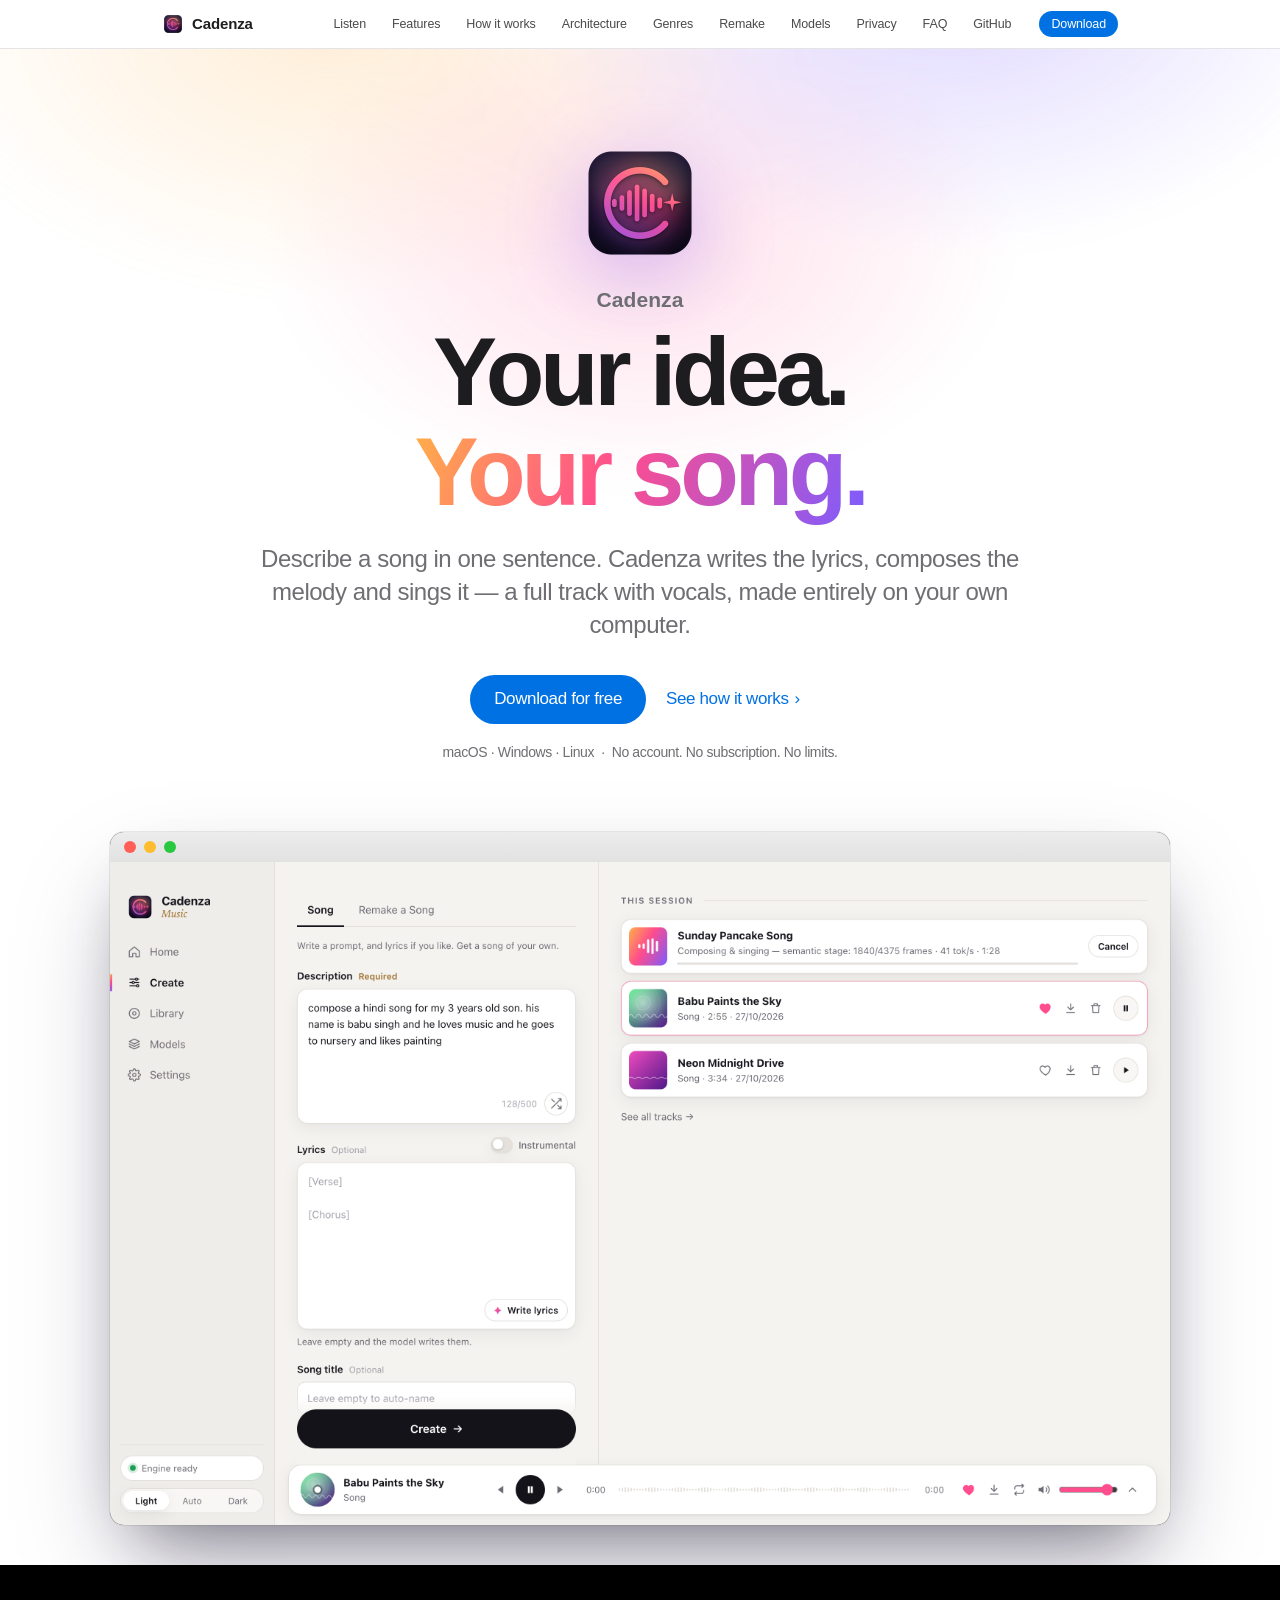
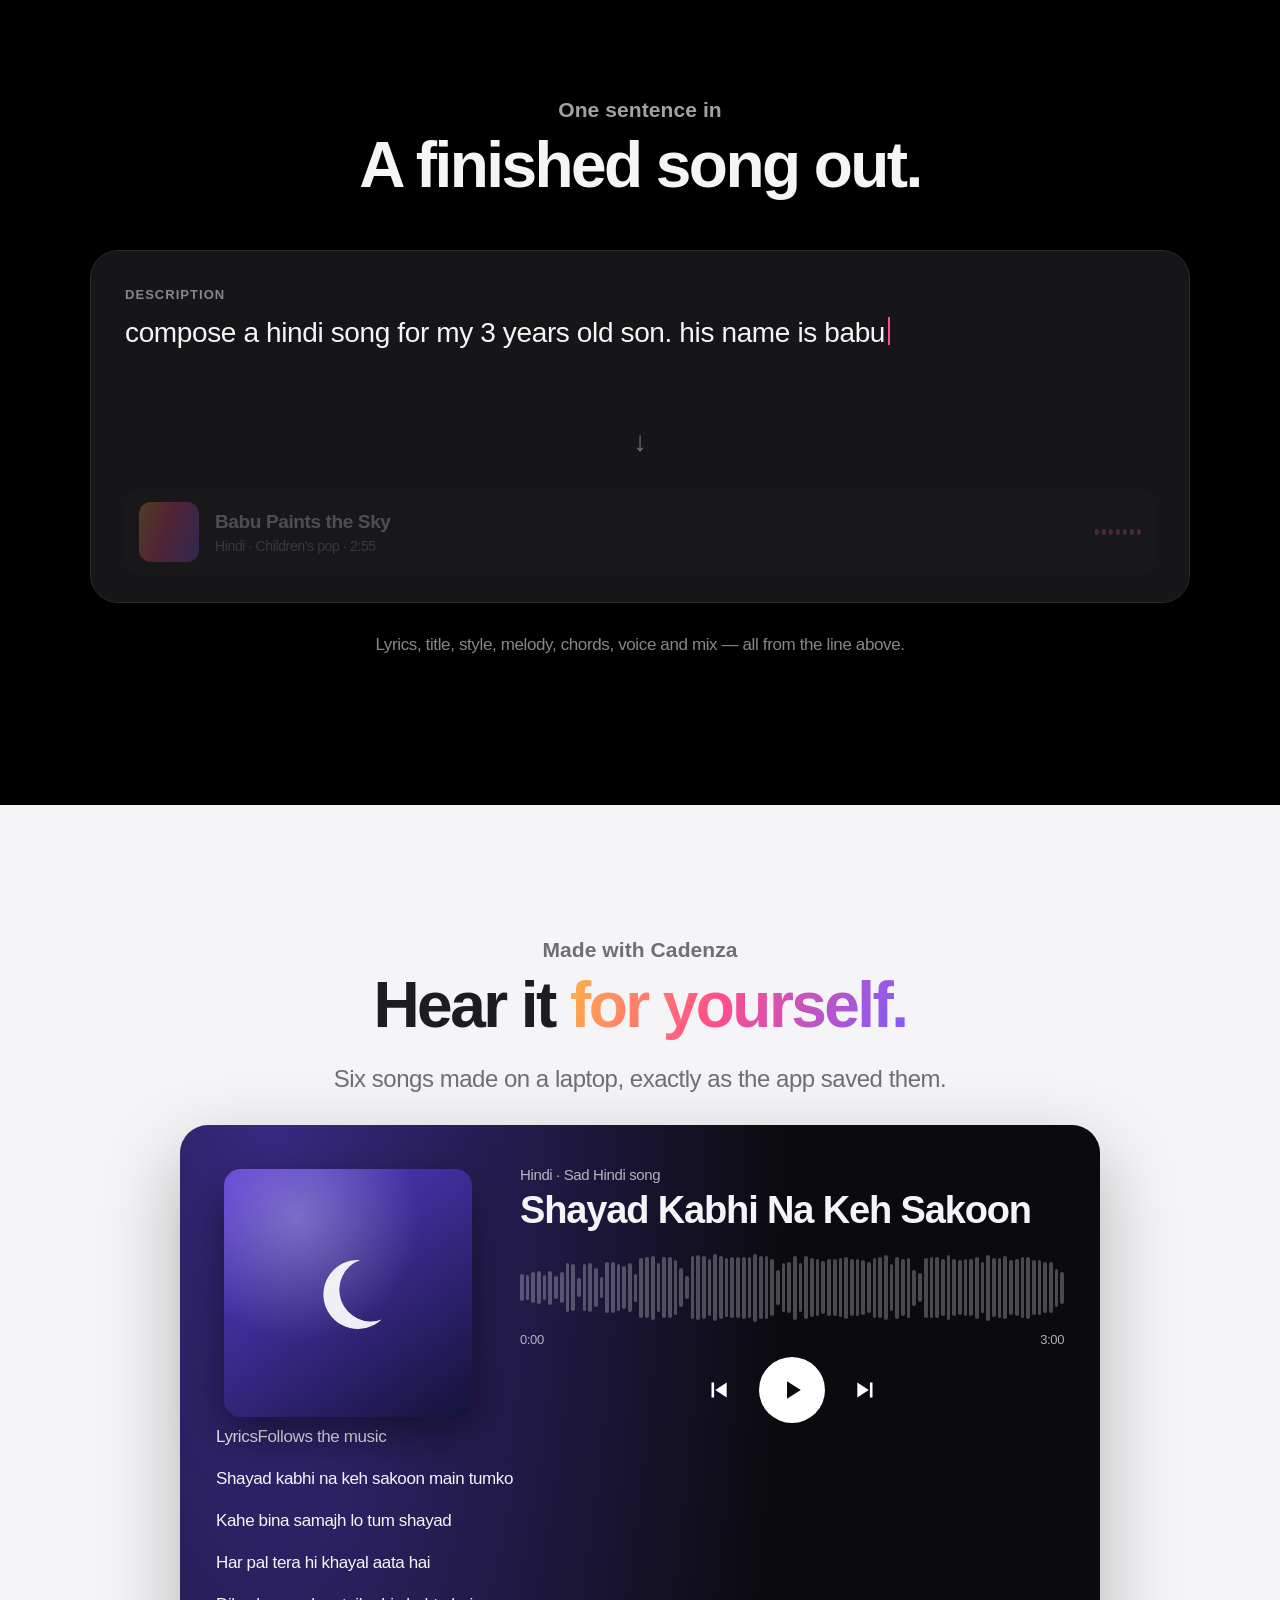
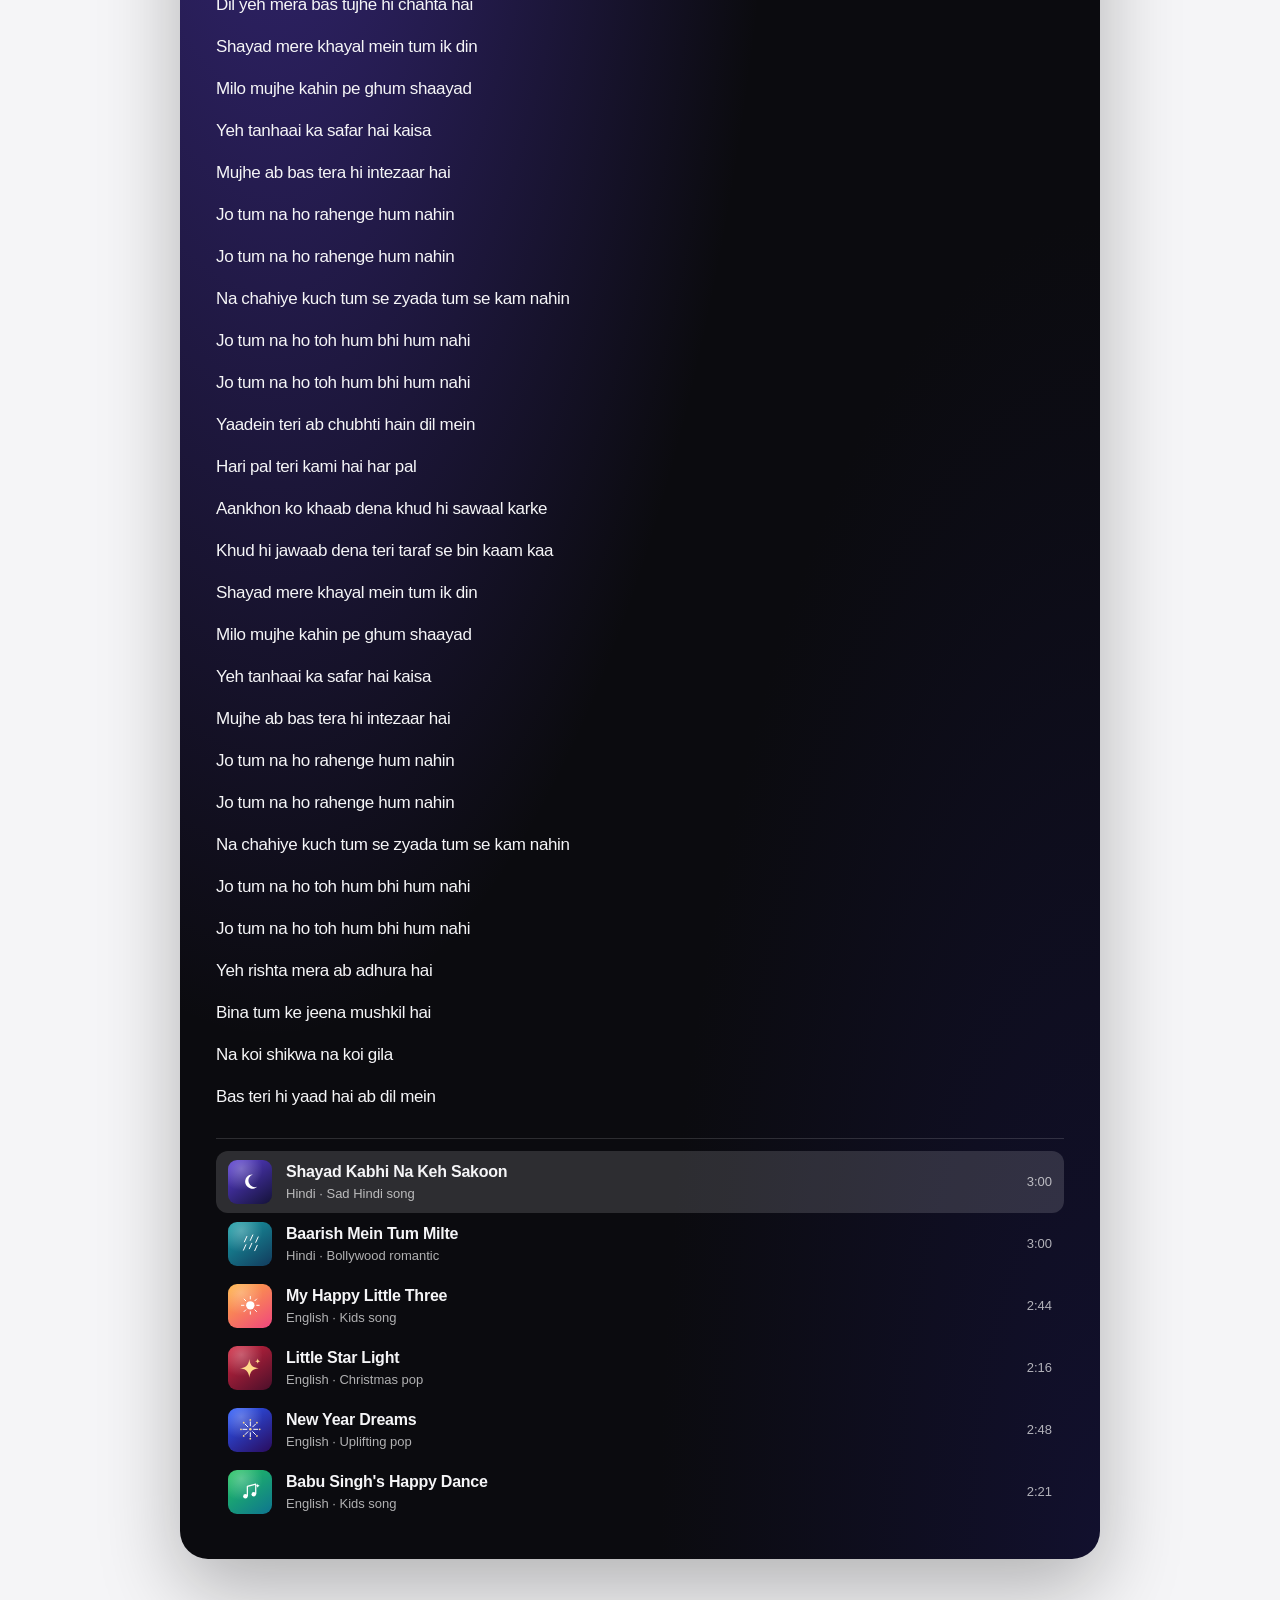
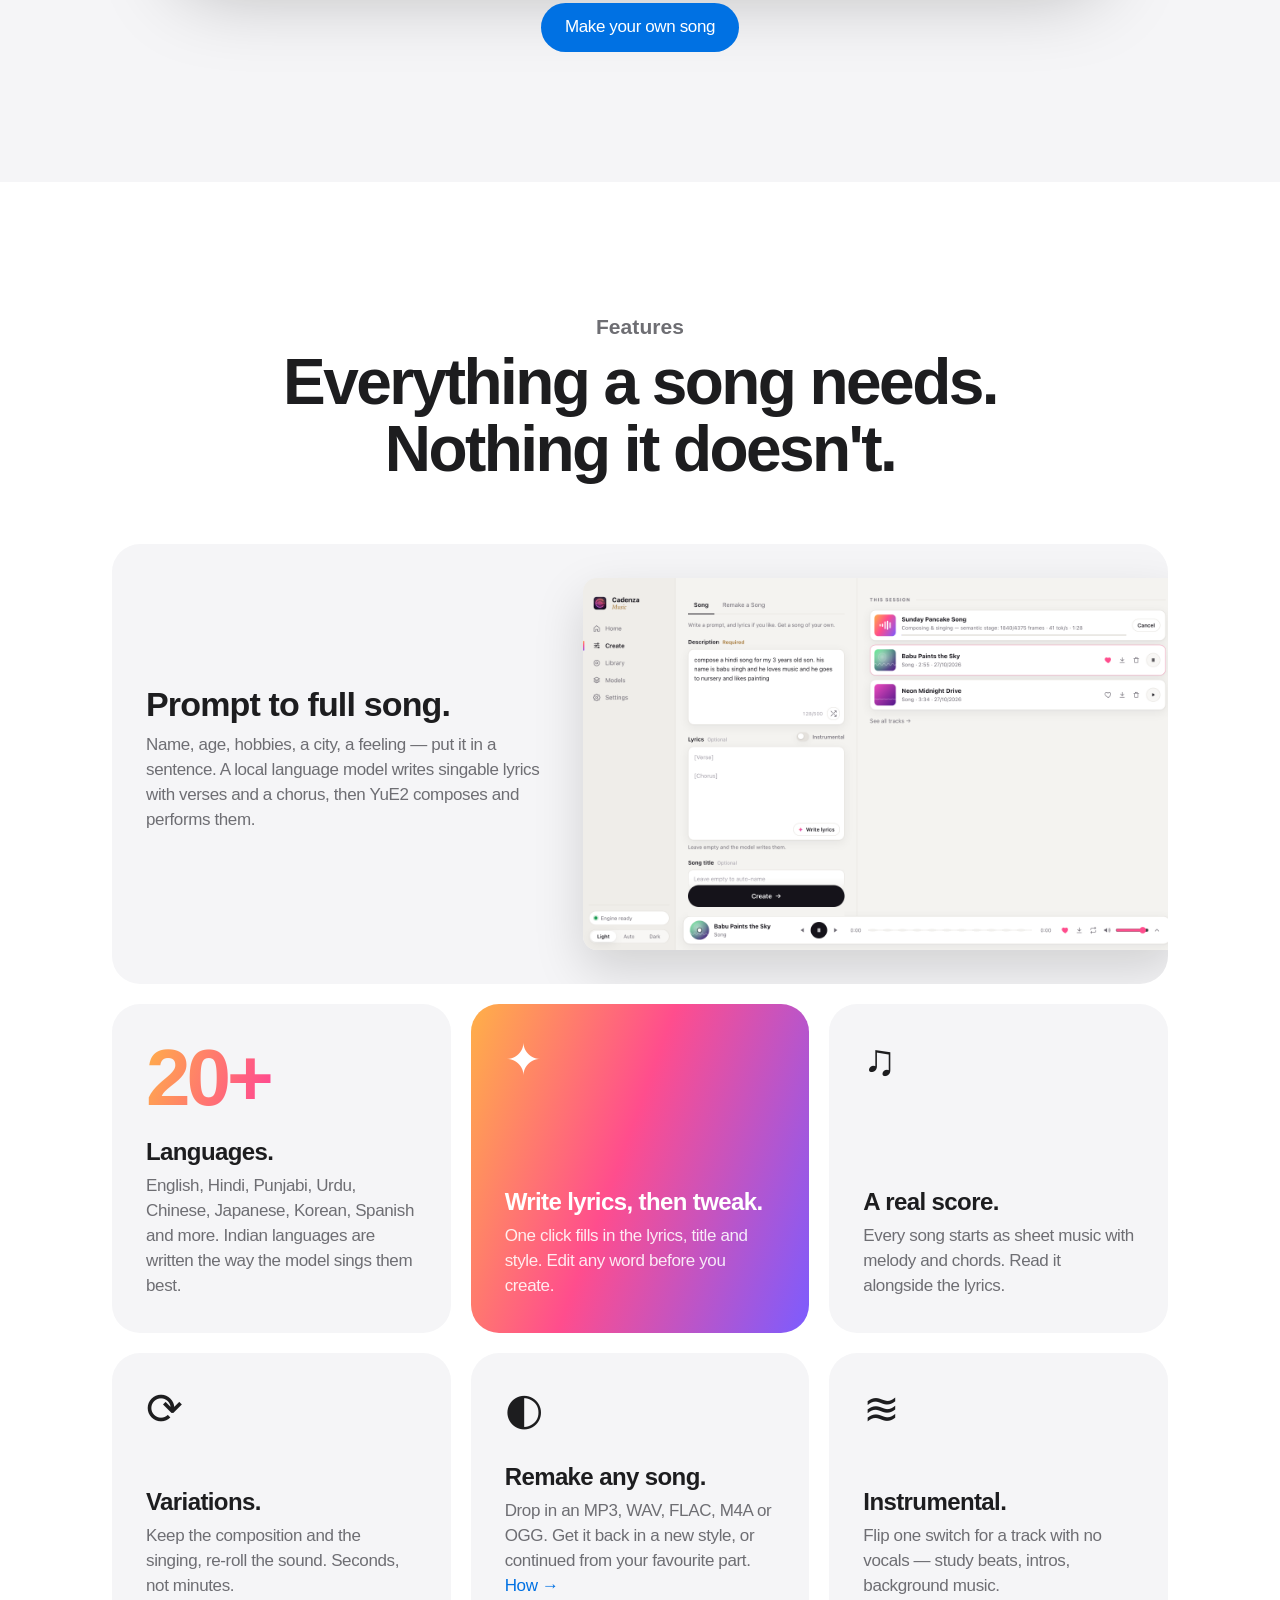
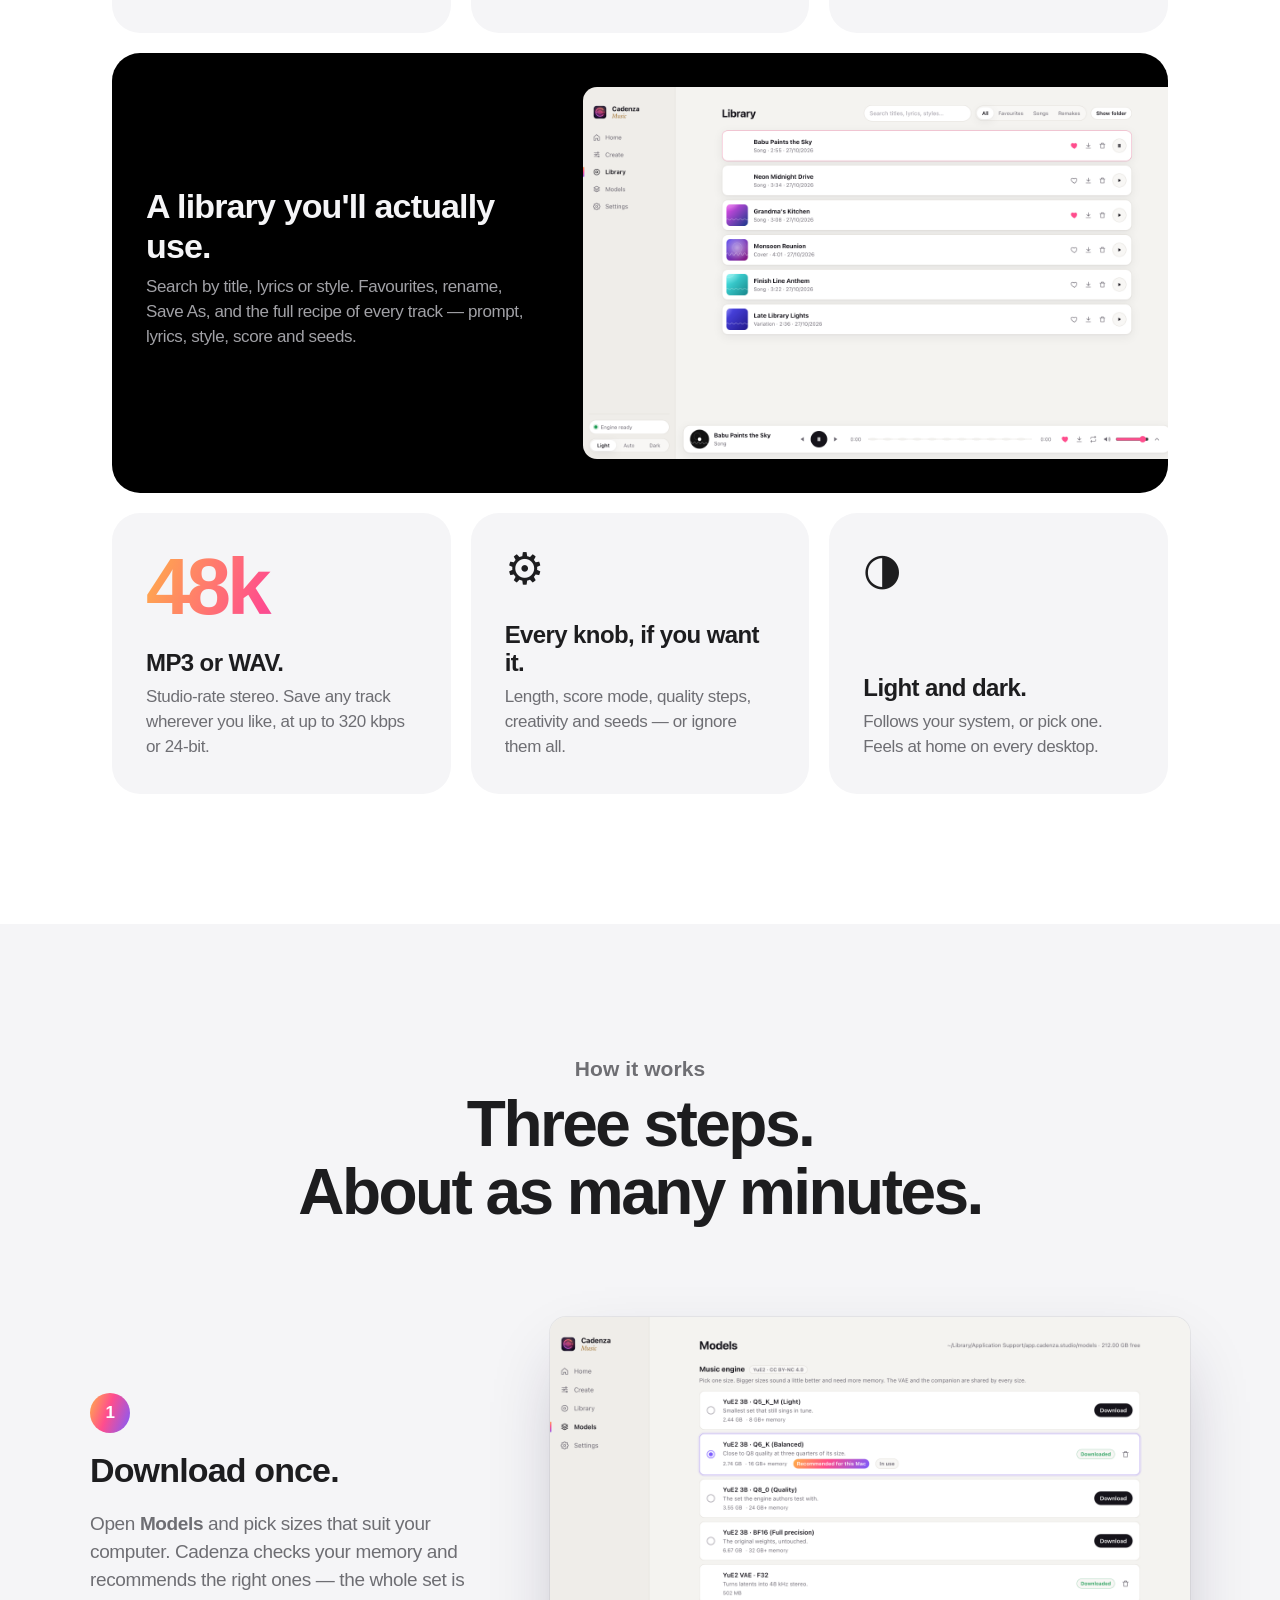
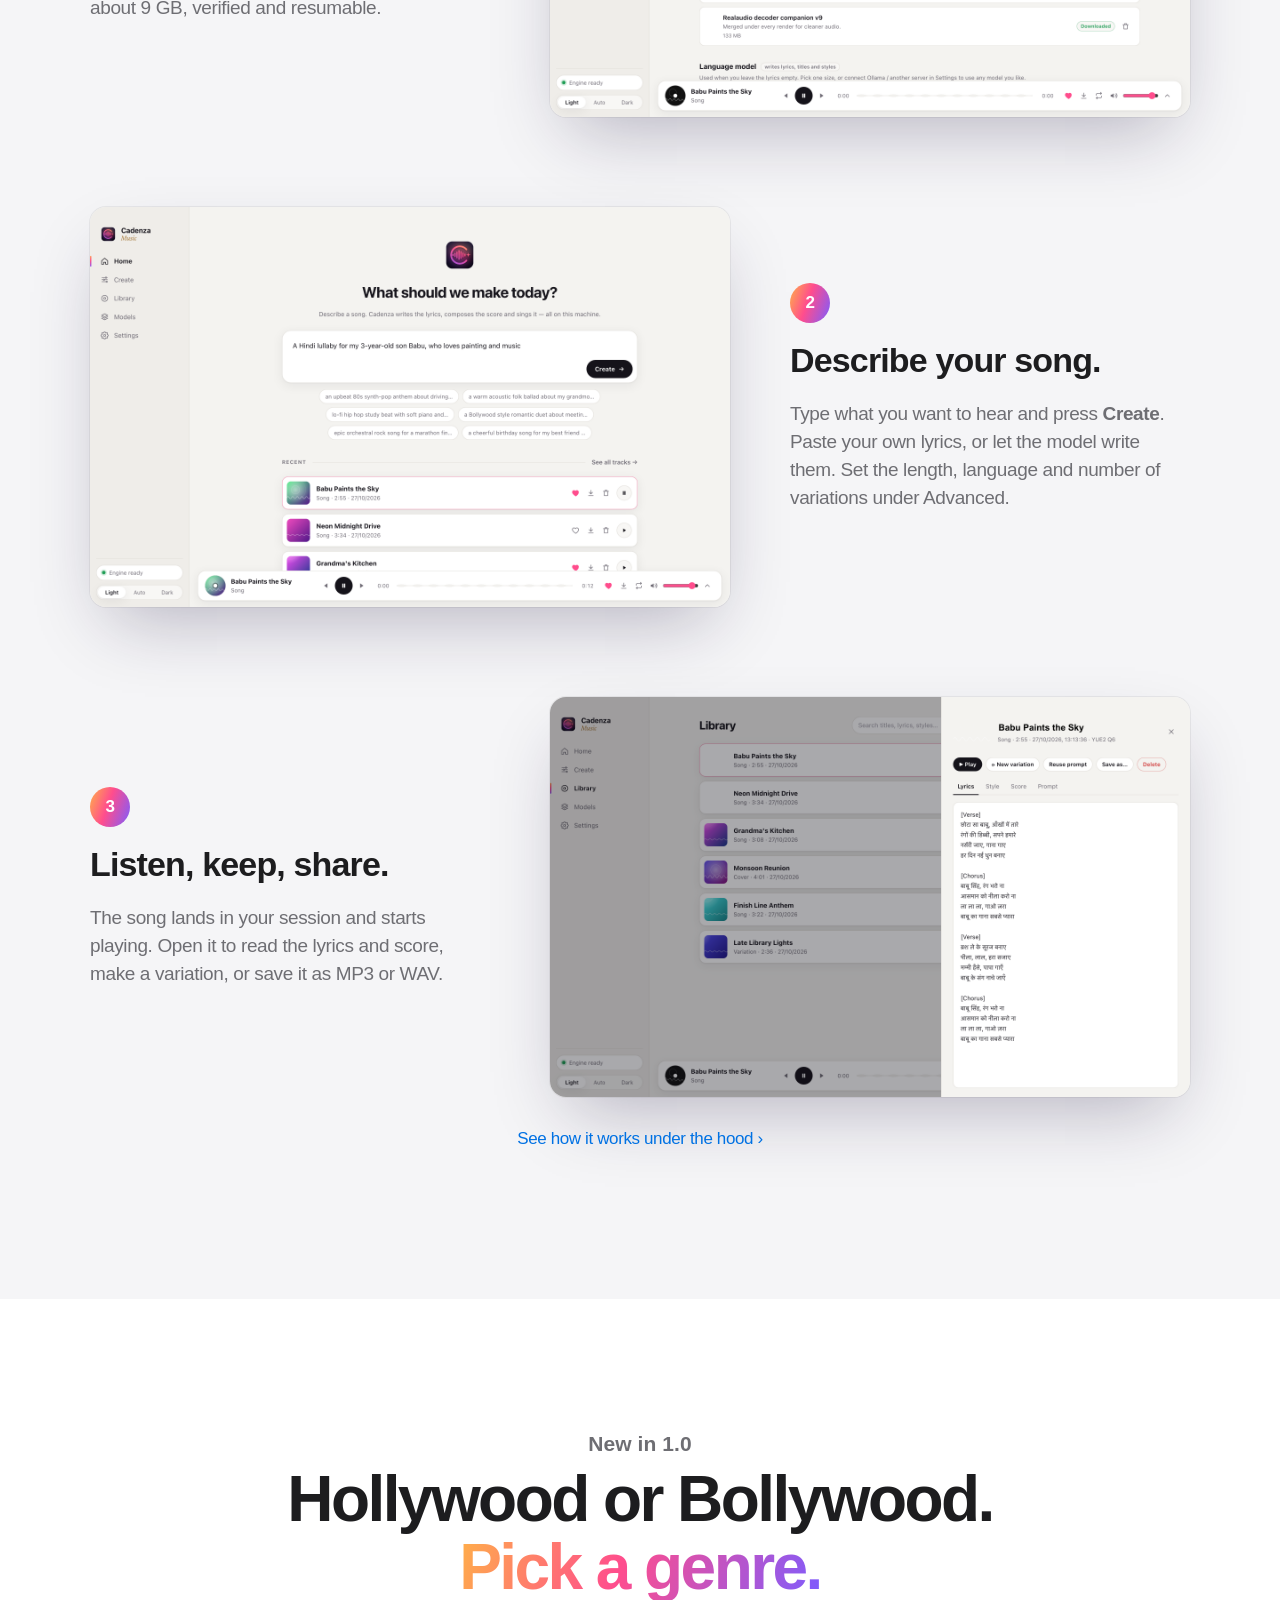
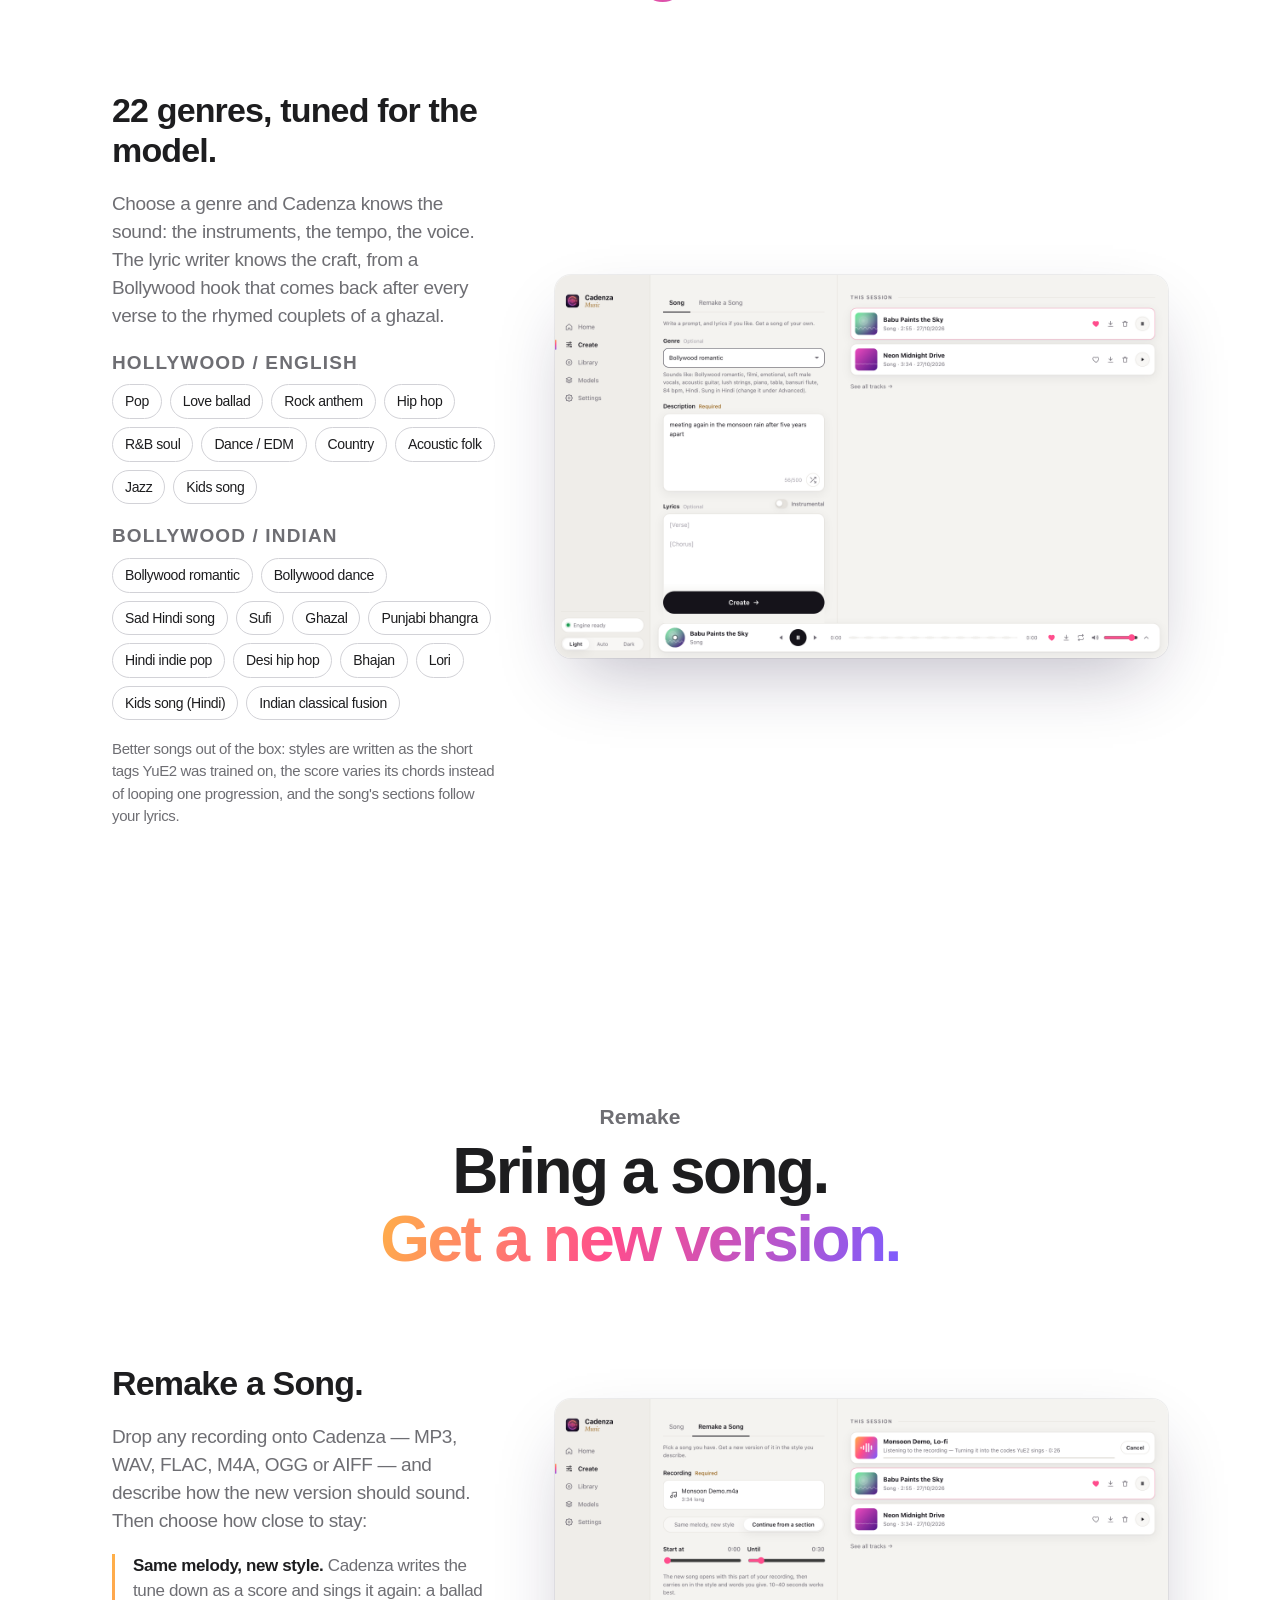
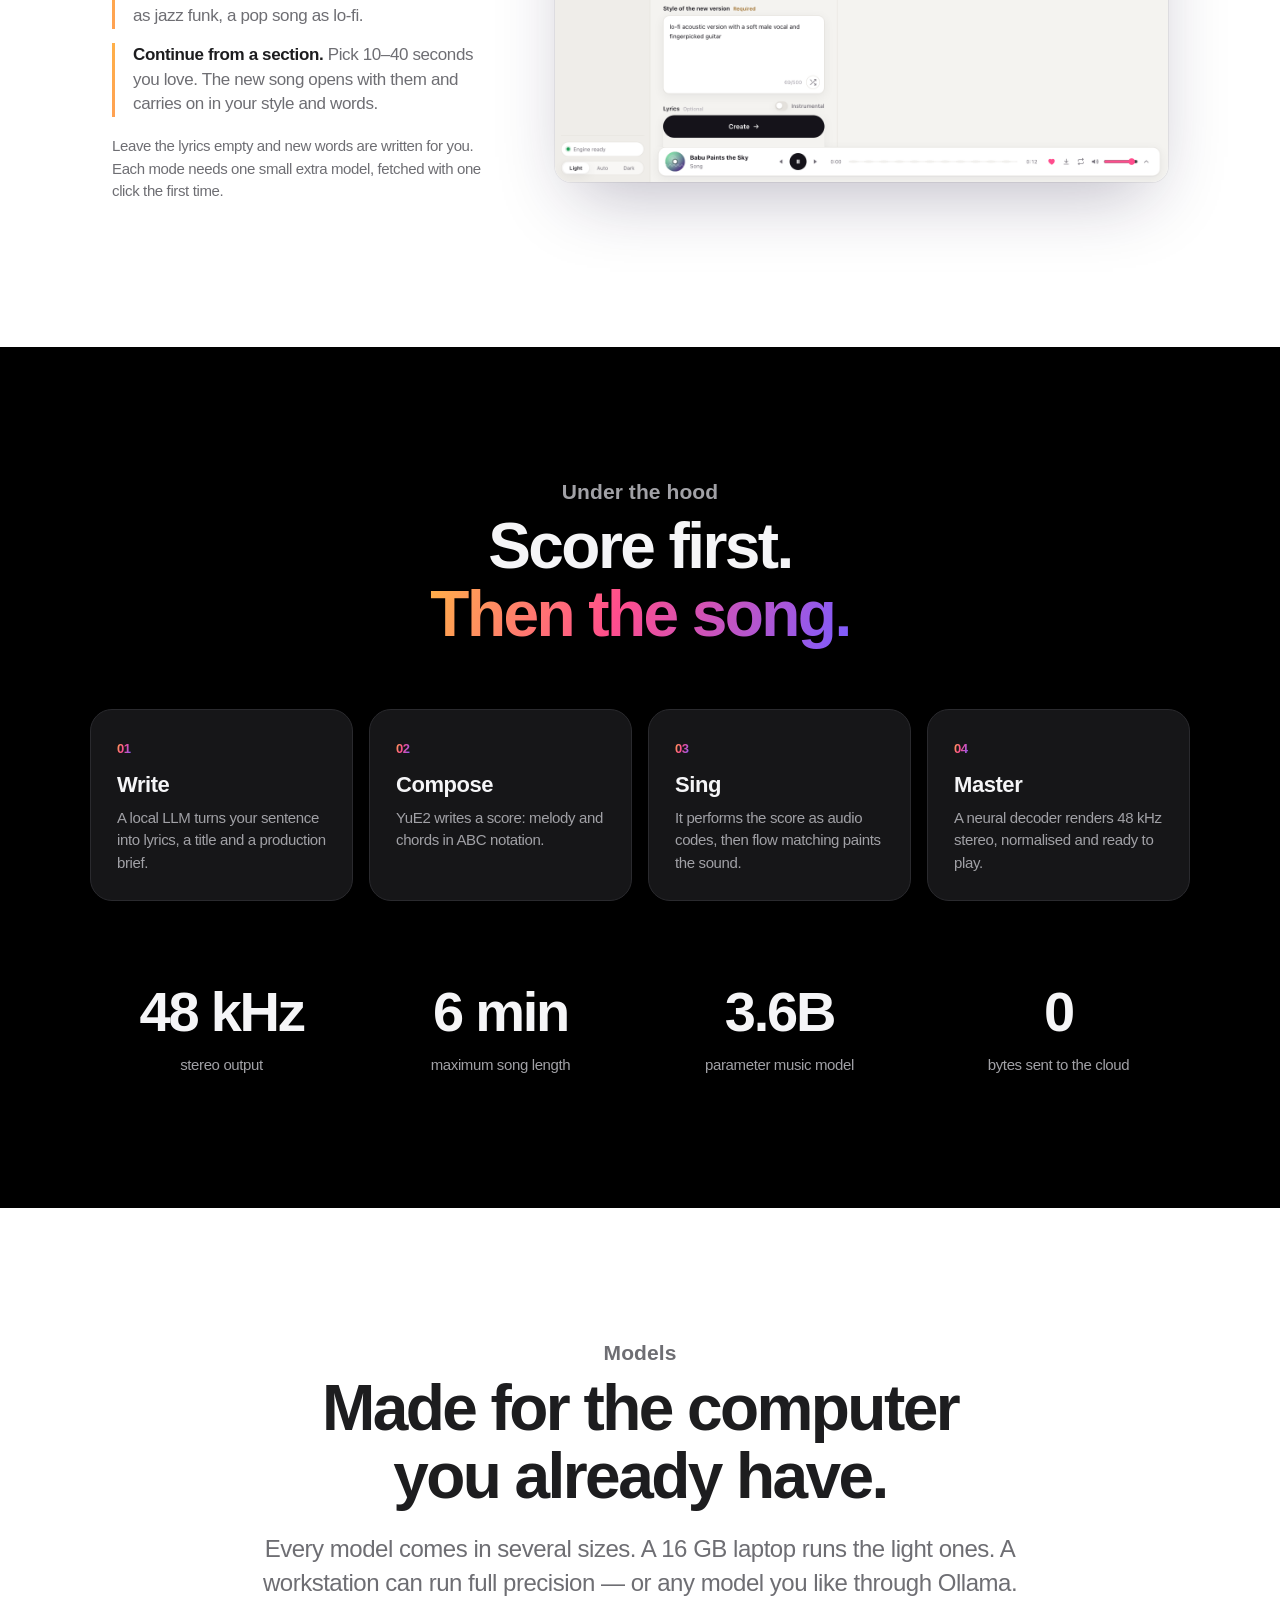
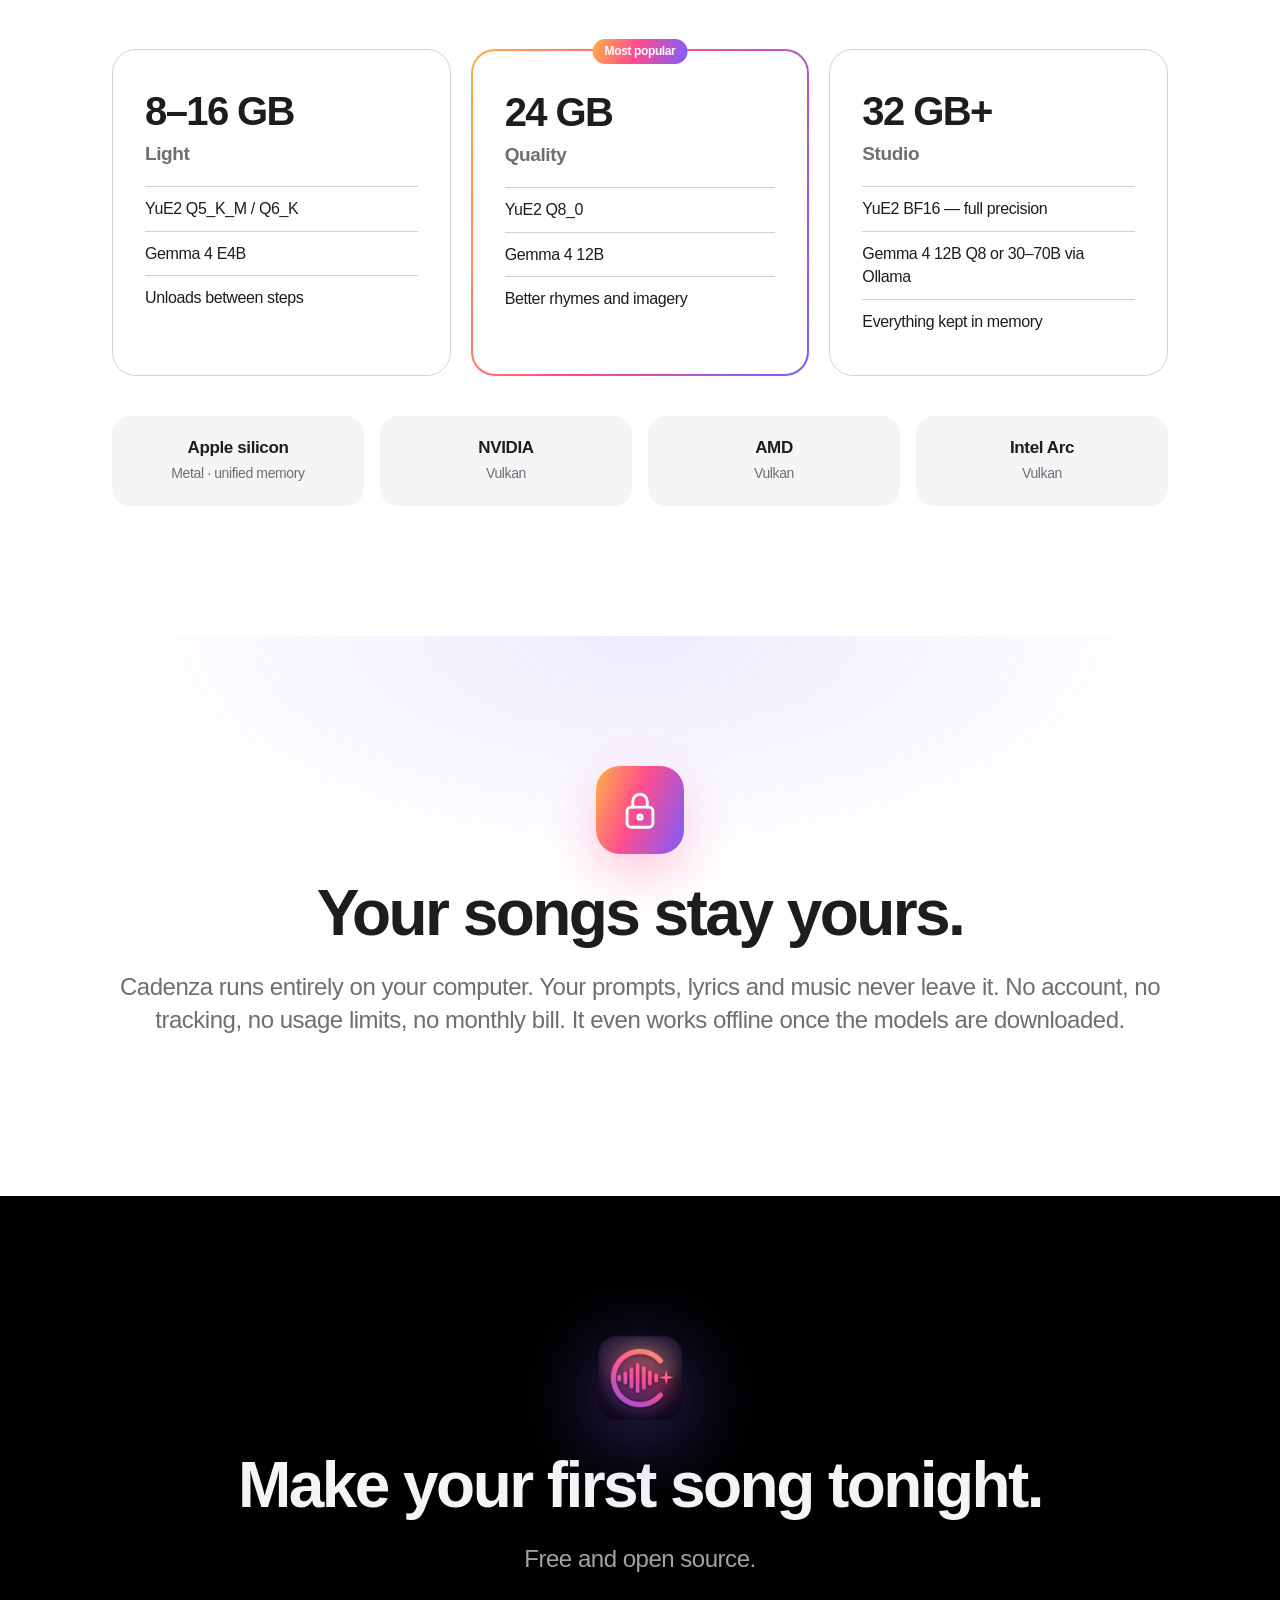
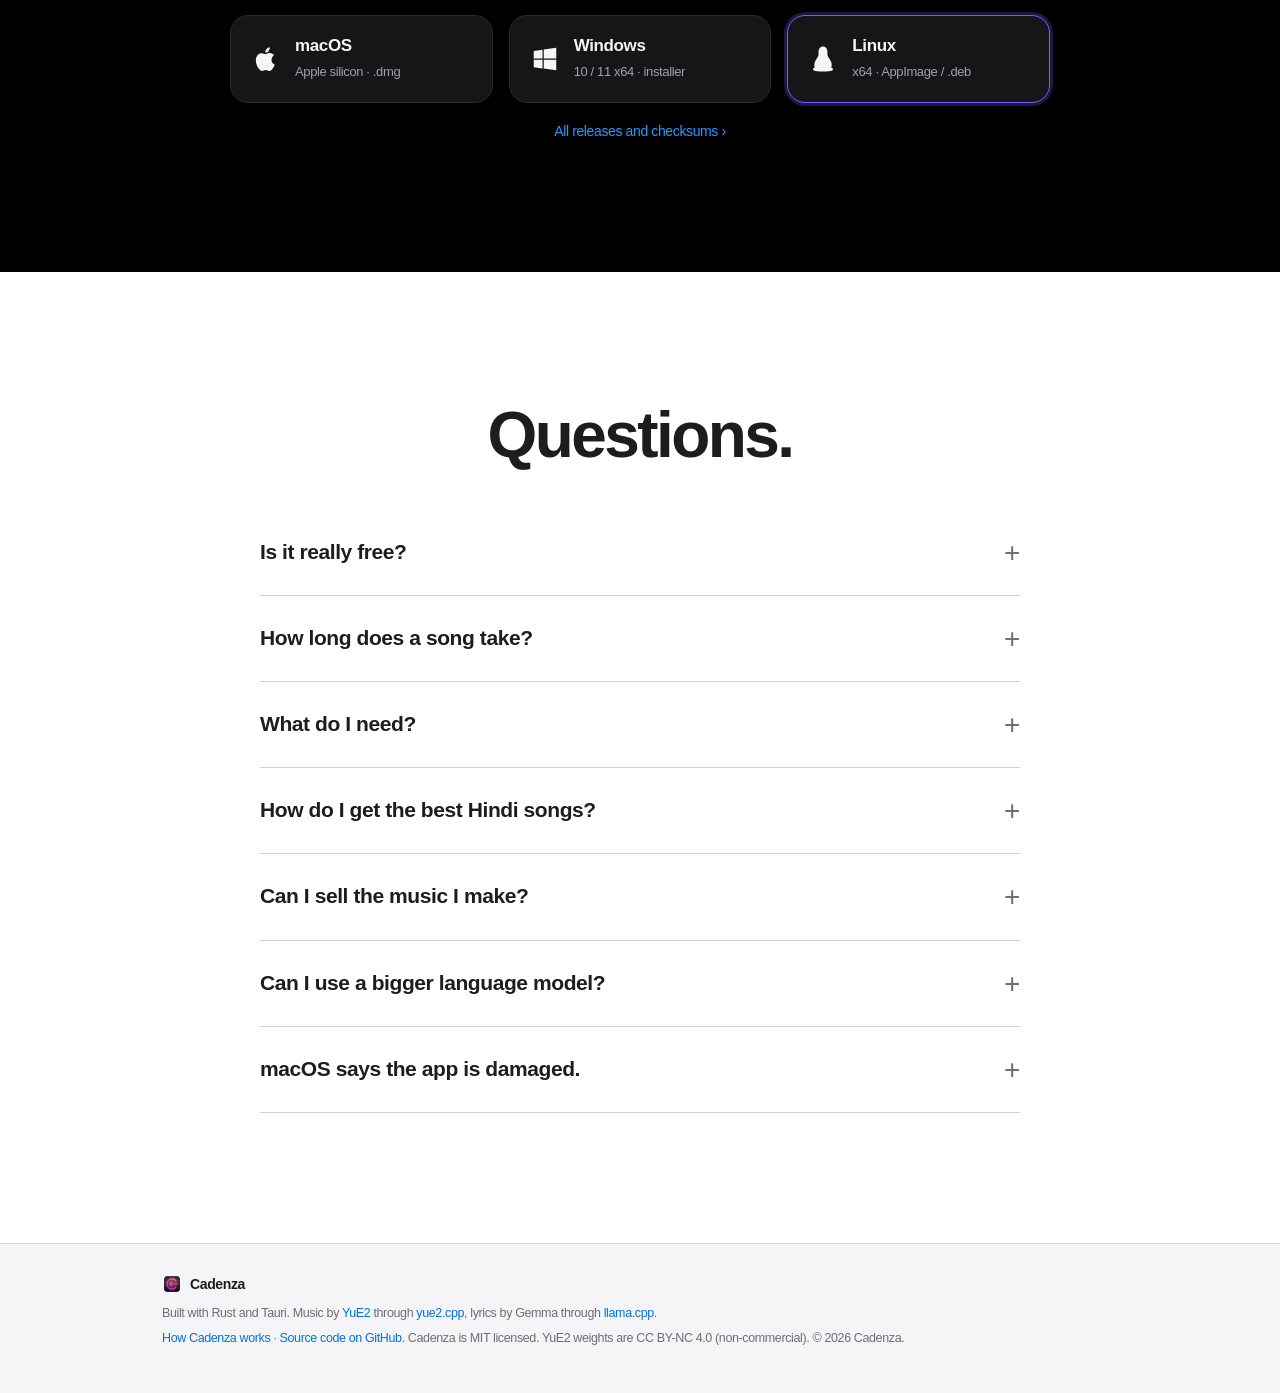
<file: site/index.html>
<!doctype html>
<html lang="en">
<head>
  <meta charset="utf-8" />
  <meta name="viewport" content="width=device-width, initial-scale=1" />
  <title>Cadenza — Your idea. Your song.</title>
  <meta name="description" content="Describe a song in a sentence. Cadenza writes the lyrics, composes the score and sings it — a full song with vocals, made entirely on your own computer. Free, private, unlimited." />
  <meta name="theme-color" content="#000000" />
  <meta property="og:title" content="Cadenza — Your idea. Your song." />
  <meta property="og:description" content="Full songs with vocals from one sentence. Made on your own computer. Free, private, unlimited." />
  <meta property="og:image" content="https://cadenza.devops-monk.com/images/og.png" />
  <meta property="og:url" content="https://cadenza.devops-monk.com/" />
  <meta name="twitter:card" content="summary_large_image" />
  <link rel="icon" type="image/png" href="images/icon-64.png" />
  <link rel="apple-touch-icon" href="images/icon-256.png" />
  <link rel="stylesheet" href="style.css" />
</head>
<body>
  <header class="nav" id="nav">
    <div class="nav-inner">
      <a class="nav-brand" href="#top"><img src="images/icon-64.png" alt="" width="22" height="22" />Cadenza</a>
      <nav class="nav-links">
        <a href="#listen">Listen</a>
        <a href="#features">Features</a>
        <a href="#how">How it works</a>
        <a href="architecture.html">Architecture</a>
        <a href="#genres">Genres</a>
        <a href="#remake">Remake</a>
        <a href="#models">Models</a>
        <a href="#privacy">Privacy</a>
        <a href="#faq">FAQ</a>
        <a href="https://github.com/devops-monk/cadenza">GitHub</a>
      </nav>
      <a class="nav-cta" href="#download">Download</a>
    </div>
  </header>

  <main id="top">
    <!-- HERO -->
    <section class="hero">
      <div class="hero-glow" aria-hidden="true"></div>
      <img class="hero-icon reveal" src="images/icon-256.png" alt="Cadenza app icon" width="128" height="128" />
      <p class="eyebrow reveal">Cadenza</p>
      <h1 class="reveal">Your idea.<br /><span class="grad">Your song.</span></h1>
      <p class="lead reveal">Describe a song in one sentence. Cadenza writes the lyrics, composes the melody and sings it —
        a full track with vocals, made entirely on your own computer.</p>
      <div class="hero-ctas reveal">
        <a class="btn btn-primary" href="#download">Download for free</a>
        <a class="btn btn-link" href="#how">See how it works <span aria-hidden="true">›</span></a>
      </div>
      <p class="fineprint reveal">macOS · Windows · Linux &nbsp;·&nbsp; No account. No subscription. No limits.</p>

      <div class="window reveal-up">
        <div class="window-bar"><i></i><i></i><i></i></div>
        <picture>
          <source srcset="images/app-create-dark.png" media="(prefers-color-scheme: dark)" />
          <img src="images/app-create.png" alt="Cadenza's Create screen: a description of a Hindi children's song, a song being composed, and the player" width="2880" height="1800" />
        </picture>
      </div>
    </section>

    <!-- PROMPT DEMO -->
    <section class="section dark prompt-demo">
      <p class="eyebrow">One sentence in</p>
      <h2>A finished song out.</h2>
      <div class="typed-card reveal-up">
        <div class="typed-label">Description</div>
        <p class="typed" id="typed" aria-live="polite"></p>
        <div class="typed-arrow" aria-hidden="true">↓</div>
        <div class="result">
          <div class="result-art" aria-hidden="true"></div>
          <div class="result-text">
            <strong id="typedTitle">Babu Paints the Sky</strong>
            <span id="typedMeta">Hindi · Children's pop · 2:55</span>
          </div>
          <div class="eq" aria-hidden="true"><i></i><i></i><i></i><i></i><i></i><i></i><i></i></div>
        </div>
      </div>
      <p class="caption">Lyrics, title, style, melody, chords, voice and mix — all from the line above.</p>
    </section>

    <!-- LISTEN -->
    <section class="section soft" id="listen">
      <p class="eyebrow center">Made with Cadenza</p>
      <h2 class="center">Hear it <span class="grad">for yourself.</span></h2>
      <p class="lead center">Six songs made on a laptop, exactly as the app saved them.</p>
      <div class="sp reveal-up" id="songPlayer">
        <div class="sp-stage">
          <div class="sp-art"></div>
          <div class="sp-info">
            <p class="sp-about"></p>
            <h3 class="sp-title"></h3>
            <div class="sp-wave">
              <div class="sp-bars"></div>
              <div class="sp-bars sp-played"></div>
              <input class="sp-seek" type="range" min="0" max="1000" value="0" />
            </div>
            <div class="sp-times"><time class="sp-now">0:00</time><time class="sp-total"></time></div>
            <div class="sp-controls">
              <button class="sp-btn sp-prev" type="button" aria-label="Previous song"><svg viewBox="0 0 24 24" aria-hidden="true"><path d="M6 5h2.4v14H6zM20 5v14L9.5 12z"/></svg></button>
              <button class="sp-btn sp-play" type="button" aria-label="Play">
                <svg class="sp-icon-play" viewBox="0 0 24 24" aria-hidden="true"><path d="M8 5v14l11-7z"/></svg>
                <svg class="sp-icon-pause" viewBox="0 0 24 24" aria-hidden="true"><path d="M7 5h4v14H7zM13 5h4v14h-4z"/></svg>
              </button>
              <button class="sp-btn sp-next" type="button" aria-label="Next song"><svg viewBox="0 0 24 24" aria-hidden="true"><path d="M15.6 5H18v14h-2.4zM4 5v14l10.5-7z"/></svg></button>
            </div>
          </div>
        </div>
        <div class="sp-lyrics" role="region" aria-label="Lyrics">
          <div class="sp-lyrics-head"><span>Lyrics</span><span class="sp-lyrics-note"></span></div>
          <div class="sp-view"><div class="sp-lines"></div></div>
        </div>
        <ol class="sp-list"></ol>
      </div>
      <div class="songs-cta">
        <a class="btn btn-primary" href="#download">Make your own song</a>
      </div>
    </section>

    <!-- FEATURES BENTO -->
    <section class="section" id="features">
      <p class="eyebrow center">Features</p>
      <h2 class="center">Everything a song needs.<br />Nothing it doesn't.</h2>
      <div class="bento">
        <article class="tile tile-wide reveal-up">
          <div class="tile-text">
            <h3>Prompt to full song.</h3>
            <p>Name, age, hobbies, a city, a feeling — put it in a sentence. A local language model writes singable lyrics with verses and a chorus, then YuE2 composes and performs them.</p>
          </div>
          <img src="images/app-create.png" alt="" loading="lazy" class="tile-shot" />
        </article>
        <article class="tile reveal-up">
          <div class="tile-big">20+</div>
          <h3>Languages.</h3>
          <p>English, Hindi, Punjabi, Urdu, Chinese, Japanese, Korean, Spanish and more. Indian languages are written the way the model sings them best.</p>
        </article>
        <article class="tile tile-grad reveal-up">
          <div class="tile-icon">✦</div>
          <h3>Write lyrics, then tweak.</h3>
          <p>One click fills in the lyrics, title and style. Edit any word before you create.</p>
        </article>
        <article class="tile reveal-up">
          <div class="tile-icon">♫</div>
          <h3>A real score.</h3>
          <p>Every song starts as sheet music with melody and chords. Read it alongside the lyrics.</p>
        </article>
        <article class="tile reveal-up">
          <div class="tile-icon">⟳</div>
          <h3>Variations.</h3>
          <p>Keep the composition and the singing, re-roll the sound. Seconds, not minutes.</p>
        </article>
        <article class="tile reveal-up">
          <div class="tile-icon">◐</div>
          <h3>Remake any song.</h3>
          <p>Drop in an MP3, WAV, FLAC, M4A or OGG. Get it back in a new style, or continued from your favourite part. <a href="#remake">How →</a></p>
        </article>
        <article class="tile reveal-up">
          <div class="tile-icon">≋</div>
          <h3>Instrumental.</h3>
          <p>Flip one switch for a track with no vocals — study beats, intros, background music.</p>
        </article>
        <article class="tile tile-wide tile-dark reveal-up">
          <div class="tile-text">
            <h3>A library you'll actually use.</h3>
            <p>Search by title, lyrics or style. Favourites, rename, Save As, and the full recipe of every track — prompt, lyrics, style, score and seeds.</p>
          </div>
          <img src="images/app-library.png" alt="" loading="lazy" class="tile-shot" />
        </article>
        <article class="tile reveal-up">
          <div class="tile-big">48k</div>
          <h3>MP3 or WAV.</h3>
          <p>Studio-rate stereo. Save any track wherever you like, at up to 320 kbps or 24-bit.</p>
        </article>
        <article class="tile reveal-up">
          <div class="tile-icon">⚙︎</div>
          <h3>Every knob, if you want it.</h3>
          <p>Length, score mode, quality steps, creativity and seeds — or ignore them all.</p>
        </article>
        <article class="tile reveal-up">
          <div class="tile-icon">◑</div>
          <h3>Light and dark.</h3>
          <p>Follows your system, or pick one. Feels at home on every desktop.</p>
        </article>
      </div>
    </section>

    <!-- HOW IT WORKS -->
    <section class="section soft" id="how">
      <p class="eyebrow center">How it works</p>
      <h2 class="center">Three steps.<br />About as many minutes.</h2>

      <div class="step reveal-up">
        <div class="step-text">
          <span class="step-num">1</span>
          <h3>Download once.</h3>
          <p>Open <b>Models</b> and pick sizes that suit your computer. Cadenza checks your memory and recommends the right ones — the whole set is about 9&nbsp;GB, verified and resumable.</p>
        </div>
        <div class="shot"><img src="images/app-models.png" alt="The Models page with recommended model sizes and a download in progress" loading="lazy" /></div>
      </div>

      <div class="step reverse reveal-up">
        <div class="step-text">
          <span class="step-num">2</span>
          <h3>Describe your song.</h3>
          <p>Type what you want to hear and press <b>Create</b>. Paste your own lyrics, or let the model write them. Set the length, language and number of variations under Advanced.</p>
        </div>
        <div class="shot"><img src="images/app-home.png" alt="The Home screen with a prompt box and ideas" loading="lazy" /></div>
      </div>

      <div class="step reveal-up">
        <div class="step-text">
          <span class="step-num">3</span>
          <h3>Listen, keep, share.</h3>
          <p>The song lands in your session and starts playing. Open it to read the lyrics and score, make a variation, or save it as MP3 or WAV.</p>
        </div>
        <div class="shot"><img src="images/app-lyrics.png" alt="A track's lyrics in Hindi, with actions to play, make a variation and save" loading="lazy" /></div>
      </div>
      <p class="caption"><a href="architecture.html">See how it works under the hood ›</a></p>
    </section>

    <!-- GENRES -->
    <section class="section" id="genres">
      <p class="eyebrow center">New in 1.0</p>
      <h2 class="center">Hollywood or Bollywood.<br /><span class="grad">Pick a genre.</span></h2>
      <div class="step reveal-up">
        <div class="step-text">
          <h3>22 genres, tuned for the model.</h3>
          <p>Choose a genre and Cadenza knows the sound: the instruments, the tempo, the voice. The lyric writer knows the craft, from a Bollywood hook that comes back after every verse to the rhymed couplets of a ghazal.</p>
          <div class="genre-group">
            <p class="genre-head">Hollywood / English</p>
            <ul class="genre-list">
              <li>Pop</li><li>Love ballad</li><li>Rock anthem</li><li>Hip hop</li><li>R&amp;B soul</li>
              <li>Dance / EDM</li><li>Country</li><li>Acoustic folk</li><li>Jazz</li><li>Kids song</li>
            </ul>
          </div>
          <div class="genre-group">
            <p class="genre-head">Bollywood / Indian</p>
            <ul class="genre-list">
              <li>Bollywood romantic</li><li>Bollywood dance</li><li>Sad Hindi song</li><li>Sufi</li><li>Ghazal</li>
              <li>Punjabi bhangra</li><li>Hindi indie pop</li><li>Desi hip hop</li><li>Bhajan</li><li>Lori</li>
              <li>Kids song (Hindi)</li><li>Indian classical fusion</li>
            </ul>
          </div>
          <p class="small-note">Better songs out of the box: styles are written as the short tags YuE2 was trained on, the score varies its chords instead of looping one progression, and the song's sections follow your lyrics.</p>
        </div>
        <div class="shot"><img src="images/app-genres.png" alt="The Create tab with the Bollywood romantic genre chosen and the sound it brings: filmi, soft male vocals, strings, tabla, bansuri flute, 84 bpm" loading="lazy" /></div>
      </div>
    </section>

    <!-- REMAKE -->
    <section class="section" id="remake">
      <p class="eyebrow center">Remake</p>
      <h2 class="center">Bring a song.<br /><span class="grad">Get a new version.</span></h2>
      <div class="step reveal-up">
        <div class="step-text">
          <h3>Remake a Song.</h3>
          <p>Drop any recording onto Cadenza — MP3, WAV, FLAC, M4A, OGG or AIFF — and describe how the new version should sound. Then choose how close to stay:</p>
          <ul class="remake-modes">
            <li><b>Same melody, new style.</b> Cadenza writes the tune down as a score and sings it again: a ballad as jazz funk, a pop song as lo-fi.</li>
            <li><b>Continue from a section.</b> Pick 10–40 seconds you love. The new song opens with them and carries on in your style and words.</li>
          </ul>
          <p class="small-note">Leave the lyrics empty and new words are written for you. Each mode needs one small extra model, fetched with one click the first time.</p>
        </div>
        <div class="shot"><img src="images/app-remake.png" alt="The Remake a Song tab: a recording chosen, Continue from a section with start and end sliders, and a remix being made" loading="lazy" /></div>
      </div>
    </section>

    <!-- UNDER THE HOOD -->
    <section class="section dark" id="engine">
      <p class="eyebrow center">Under the hood</p>
      <h2 class="center">Score first.<br /><span class="grad">Then the song.</span></h2>
      <div class="pipeline reveal-up">
        <div class="stage"><span>01</span><h4>Write</h4><p>A local LLM turns your sentence into lyrics, a title and a production brief.</p></div>
        <div class="stage"><span>02</span><h4>Compose</h4><p>YuE2 writes a score: melody and chords in ABC notation.</p></div>
        <div class="stage"><span>03</span><h4>Sing</h4><p>It performs the score as audio codes, then flow matching paints the sound.</p></div>
        <div class="stage"><span>04</span><h4>Master</h4><p>A neural decoder renders 48 kHz stereo, normalised and ready to play.</p></div>
      </div>
      <div class="stats reveal-up">
        <div><strong>48 kHz</strong><span>stereo output</span></div>
        <div><strong>6 min</strong><span>maximum song length</span></div>
        <div><strong>3.6B</strong><span>parameter music model</span></div>
        <div><strong>0</strong><span>bytes sent to the cloud</span></div>
      </div>
    </section>

    <!-- MODELS -->
    <section class="section" id="models">
      <p class="eyebrow center">Models</p>
      <h2 class="center">Made for the computer<br />you already have.</h2>
      <p class="lead center narrow">Every model comes in several sizes. A 16&nbsp;GB laptop runs the light ones. A workstation can run full precision — or any model you like through Ollama.</p>
      <div class="tiers reveal-up">
        <div class="tier">
          <div class="tier-ram">8–16 GB</div>
          <h4>Light</h4>
          <ul><li>YuE2 Q5_K_M / Q6_K</li><li>Gemma 4 E4B</li><li>Unloads between steps</li></ul>
        </div>
        <div class="tier featured">
          <div class="tier-badge">Most popular</div>
          <div class="tier-ram">24 GB</div>
          <h4>Quality</h4>
          <ul><li>YuE2 Q8_0</li><li>Gemma 4 12B</li><li>Better rhymes and imagery</li></ul>
        </div>
        <div class="tier">
          <div class="tier-ram">32 GB+</div>
          <h4>Studio</h4>
          <ul><li>YuE2 BF16 — full precision</li><li>Gemma 4 12B Q8 or 30–70B via Ollama</li><li>Everything kept in memory</li></ul>
        </div>
      </div>
      <div class="gpu reveal-up">
        <div><strong>Apple silicon</strong><span>Metal · unified memory</span></div>
        <div><strong>NVIDIA</strong><span>Vulkan</span></div>
        <div><strong>AMD</strong><span>Vulkan</span></div>
        <div><strong>Intel Arc</strong><span>Vulkan</span></div>
      </div>
    </section>

    <!-- PRIVACY -->
    <section class="section privacy" id="privacy">
      <div class="lock" aria-hidden="true">
        <svg viewBox="0 0 64 64"><rect x="14" y="28" width="36" height="28" rx="6"/><path d="M22 28v-8a10 10 0 0 1 20 0v8"/><circle cx="32" cy="42" r="3"/></svg>
      </div>
      <h2 class="center">Your songs stay yours.</h2>
      <p class="lead center narrow">Cadenza runs entirely on your computer. Your prompts, lyrics and music never leave it. No account, no tracking, no usage limits, no monthly bill. It even works offline once the models are downloaded.</p>
    </section>

    <!-- DOWNLOAD -->
    <section class="section dark" id="download">
      <img class="dl-icon" src="images/icon-256.png" alt="" width="104" height="104" />
      <h2 class="center">Make your first song tonight.</h2>
      <p class="lead center">Free and open source.</p>
      <div class="dl-grid">
        <a class="dl" data-os="mac" href="#">
          <svg viewBox="0 0 24 24"><path d="M16.4 12.6c0-2.4 2-3.5 2-3.6-1.1-1.6-2.8-1.8-3.4-1.8-1.4-.1-2.8.9-3.5.9s-1.8-.8-3-.8C7 7.3 5.5 8.2 4.7 9.7c-1.7 2.9-.4 7.2 1.2 9.5.8 1.1 1.7 2.4 2.9 2.4 1.2-.1 1.6-.8 3-.8s1.8.8 3 .7c1.3 0 2.1-1.1 2.8-2.3.9-1.3 1.3-2.6 1.3-2.7 0 0-2.5-1-2.5-3.9zM14.1 5.5c.6-.8 1.1-1.8 1-2.9-.9 0-2 .6-2.7 1.4-.6.7-1.1 1.8-1 2.8 1 .1 2.1-.5 2.7-1.3z"/></svg>
          <span><strong>macOS</strong><small>Apple silicon · .dmg</small></span>
        </a>
        <a class="dl" data-os="windows" href="#">
          <svg viewBox="0 0 24 24"><path d="M3 5.5 10 4.5v7H3zM11 4.3 21 3v8.5H11zM3 12.5h7v7l-7-1zM11 12.5h10V21l-10-1.4z"/></svg>
          <span><strong>Windows</strong><small>10 / 11 x64 · installer</small></span>
        </a>
        <a class="dl" data-os="linux" href="#">
          <svg viewBox="0 0 24 24"><path d="M12 2c-2.2 0-3.6 1.9-3.6 4.6 0 1.3.3 2.2-.4 3.4C6.8 12 5 14 5 16.8c0 .7.2 1.3.5 1.7-.6.4-1.5.9-1.5 1.6 0 1 1.6 1.4 3.4 1.6 1.2.1 2.1.3 2.6.3h4c.5 0 1.4-.2 2.6-.3 1.8-.2 3.4-.6 3.4-1.6 0-.7-.9-1.2-1.5-1.6.3-.4.5-1 .5-1.7 0-2.8-1.8-4.8-3-6.8-.7-1.2-.4-2.1-.4-3.4C15.6 3.9 14.2 2 12 2z"/></svg>
          <span><strong>Linux</strong><small>x64 · AppImage / .deb</small></span>
        </a>
      </div>
      <p class="fineprint center"><a id="allReleases" href="#">All releases and checksums ›</a></p>
    </section>

    <!-- FAQ -->
    <section class="section" id="faq">
      <h2 class="center">Questions.</h2>
      <div class="faq">
        <details><summary>Is it really free?</summary><p>Yes. Cadenza is open source and everything runs on your own computer, so there's nothing to pay for and no limit on how many songs you make.</p></details>
        <details><summary>How long does a song take?</summary><p>It depends on your hardware and the song length. On an Apple M1 Pro, expect a few minutes for a three-minute song. Variations of a song you've already made are much faster.</p></details>
        <details><summary>What do I need?</summary><p>A Mac with Apple silicon, or a Windows or Linux PC with a recent GPU and at least 16&nbsp;GB of memory. About 10&nbsp;GB of free disk space for the models.</p></details>
        <details><summary>How do I get the best Hindi songs?</summary><p>Pick a Bollywood or Indian genre and describe the song in English or Hindi. Lyrics are written in Roman letters (<i>"Tum hi ho"</i>), which the music model sings more clearly than Devanagari; if you prefer Devanagari, choose it under Advanced → Lyrics language. Make two or three variations and keep the best.</p></details>
        <details><summary>Can I sell the music I make?</summary><p>No, not with the default model. The YuE2 weights are licensed CC BY-NC 4.0, which means non-commercial use only. Personal songs, gifts, family videos and experiments are all fine.</p></details>
        <details><summary>Can I use a bigger language model?</summary><p>Yes. Pick a larger Gemma size in Models, or switch to Ollama or any OpenAI-compatible server in Settings and use any model you like, up to 70B on a big machine.</p></details>
        <details><summary>macOS says the app is damaged.</summary><p>The app isn't notarised yet. Move it to Applications and run <code>xattr -cr /Applications/Cadenza.app</code> once in Terminal, then open it.</p></details>
      </div>
    </section>
  </main>

  <footer class="footer">
    <div class="footer-inner">
      <div class="footer-brand"><img src="images/icon-64.png" alt="" width="20" height="20" /> Cadenza</div>
      <p>Built with Rust and Tauri. Music by <a href="https://map-yue2.github.io/">YuE2</a> through <a href="https://github.com/ServeurpersoCom/yue2.cpp">yue2.cpp</a>, lyrics by Gemma through <a href="https://github.com/ggml-org/llama.cpp">llama.cpp</a>.</p>
      <p class="muted"><a href="architecture.html">How Cadenza works</a> · <a href="https://github.com/devops-monk/cadenza">Source code on GitHub</a>. Cadenza is MIT licensed. YuE2 weights are CC BY-NC 4.0 (non-commercial). © 2026 Cadenza.</p>
    </div>
  </footer>

  <script src="main.js" defer></script>
</body>
</html>
</file>
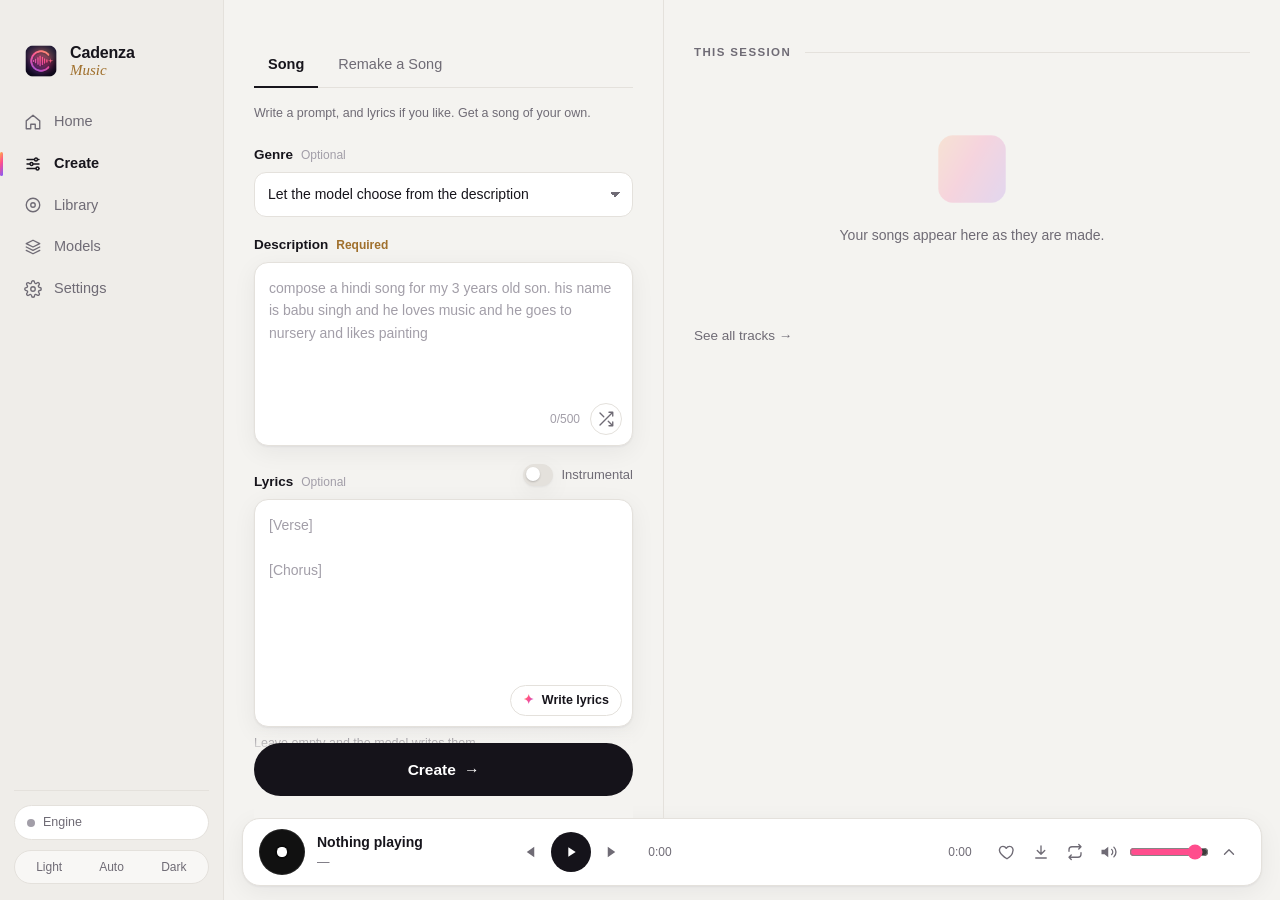
<file: ui/index.html>
<!doctype html>
<html lang="en">
<head>
  <meta charset="utf-8" />
  <meta name="viewport" content="width=device-width, initial-scale=1" />
  <title>Cadenza</title>
  <link rel="stylesheet" href="styles.css" />
</head>
<body>
  <div class="app">
    <aside class="sidebar">
      <div class="brand" data-tauri-drag-region>
        <img src="icon.png" alt="" class="brand-mark" />
        <div class="brand-text">
          <strong>Cadenza</strong>
          <em>Music</em>
        </div>
      </div>
      <nav class="nav">
        <button data-view="home"><svg viewBox="0 0 24 24"><path d="M3 10.5 12 3l9 7.5V21h-6v-6H9v6H3z"/></svg>Home</button>
        <button data-view="create" class="active"><svg viewBox="0 0 24 24"><path d="M4 6h10M18 6h2M4 12h4M12 12h8M4 18h12M20 18h0"/><circle cx="16" cy="6" r="2"/><circle cx="10" cy="12" r="2"/><circle cx="18" cy="18" r="2"/></svg>Create</button>
        <button data-view="library"><svg viewBox="0 0 24 24"><circle cx="12" cy="12" r="9"/><circle cx="12" cy="12" r="3"/></svg>Library</button>
        <button data-view="models"><svg viewBox="0 0 24 24"><path d="M12 3 3 7.5l9 4.5 9-4.5zM3 12l9 4.5 9-4.5M3 16.5 12 21l9-4.5"/></svg>Models</button>
        <button data-view="settings"><svg viewBox="0 0 24 24"><circle cx="12" cy="12" r="3"/><path d="M19.4 15a1.7 1.7 0 0 0 .3 1.8l.1.1a2 2 0 1 1-2.8 2.8l-.1-.1a1.7 1.7 0 0 0-1.8-.3 1.7 1.7 0 0 0-1 1.5V21a2 2 0 1 1-4 0v-.1a1.7 1.7 0 0 0-1.1-1.5 1.7 1.7 0 0 0-1.8.3l-.1.1a2 2 0 1 1-2.8-2.8l.1-.1a1.7 1.7 0 0 0 .3-1.8 1.7 1.7 0 0 0-1.5-1H3a2 2 0 1 1 0-4h.1a1.7 1.7 0 0 0 1.5-1.1 1.7 1.7 0 0 0-.3-1.8l-.1-.1a2 2 0 1 1 2.8-2.8l.1.1a1.7 1.7 0 0 0 1.8.3H9a1.7 1.7 0 0 0 1-1.5V3a2 2 0 1 1 4 0v.1a1.7 1.7 0 0 0 1 1.5 1.7 1.7 0 0 0 1.8-.3l.1-.1a2 2 0 1 1 2.8 2.8l-.1.1a1.7 1.7 0 0 0-.3 1.8V9a1.7 1.7 0 0 0 1.5 1H21a2 2 0 1 1 0 4h-.1a1.7 1.7 0 0 0-1.5 1z"/></svg>Settings</button>
      </nav>
      <div class="sidebar-foot">
        <button class="engine-pill" id="enginePill" title="Music engine">
          <span class="dot"></span><span class="label">Engine</span>
        </button>
        <div class="theme-switch" role="group" aria-label="Theme">
          <button data-theme-choice="light">Light</button>
          <button data-theme-choice="auto">Auto</button>
          <button data-theme-choice="dark">Dark</button>
        </div>
      </div>
    </aside>

    <main class="main">
      <!-- HOME -->
      <section class="view" id="view-home">
        <div class="home">
          <div class="home-hero">
            <img src="icon.png" alt="" class="hero-mark" />
            <h1>What should we make today?</h1>
            <p class="muted">Describe a song. Cadenza writes the lyrics, composes the score and sings it — all on this machine.</p>
            <div class="hero-box">
              <textarea id="heroPrompt" rows="3" maxlength="500" placeholder="A Hindi lullaby for my 3-year-old son Babu, who loves painting and music"></textarea>
              <button class="btn primary" id="heroGo">Create <span aria-hidden="true">→</span></button>
            </div>
            <div class="chips" id="heroChips"></div>
          </div>
          <div class="setup card" id="setupCard">
            <h3>Getting ready</h3>
            <ol class="checklist" id="checklist"></ol>
          </div>
          <div class="home-recent">
            <div class="section-title"><span>Recent</span><button class="link" data-goto="library">See all tracks →</button></div>
            <div class="track-list" id="homeRecent"></div>
          </div>
        </div>
      </section>

      <!-- CREATE -->
      <section class="view active" id="view-create">
        <div class="create">
          <div class="create-form">
            <div class="tabs" role="tablist">
              <button class="tab active" data-tab="song">Song</button>
              <button class="tab" data-tab="cover">Remake a Song</button>
            </div>
            <p class="muted small" id="tabHint">Write a prompt, and lyrics if you like. Get a song of your own.</p>

            <div class="field cover-only">
              <div class="label-row"><label>Recording</label><span class="req">Required</span></div>
              <button class="file-pick" id="coverPick">
                <svg viewBox="0 0 24 24"><path d="M9 18V5l12-2v13"/><circle cx="6" cy="18" r="3"/><circle cx="18" cy="16" r="3"/></svg>
                <span><span id="coverName">Choose or drop a song — MP3, WAV, FLAC, M4A, OGG…</span><span class="file-meta" id="coverMeta"></span></span>
              </button>
              <div class="seg wide remake-seg" id="remakeSeg">
                <button data-remake="cover" class="active">Same melody, new style</button>
                <button data-remake="continue">Continue from a section</button>
              </div>
              <div class="remake-cover">
                <label class="check"><input type="checkbox" id="melodyOnly" /> Melody only (ignore the chords)</label>
                <p class="hint">Its melody is written down as a score and sung again in your style. Leave the lyrics empty to have new words written; the original lyrics fit the melody best.</p>
              </div>
              <div class="remake-continue" hidden>
                <div class="grid2 section-pick">
                  <div class="field"><label for="sourceStart">Start at <span class="value" id="sourceStartValue">0:00</span></label><input id="sourceStart" type="range" min="0" max="360" step="1" value="0" /></div>
                  <div class="field"><label for="sourceEnd">Until <span class="value" id="sourceEndValue">0:30</span></label><input id="sourceEnd" type="range" min="1" max="360" step="1" value="30" /></div>
                </div>
                <p class="hint">The new song opens with this part of your recording, then carries on in the style and words you give. Keep up to 5:40 of it, in a song of up to 6:00; 10–40 seconds works best.</p>
              </div>
              <div class="remake-need" id="remakeNeed" hidden>
                <span id="remakeNeedText"></span>
                <button class="btn primary small" id="remakeDownload">Download</button>
              </div>
            </div>

            <div class="field">
              <div class="label-row"><label for="preset">Genre</label><span class="opt">Optional</span></div>
              <select id="preset"><option value="">Let the model choose from the description</option></select>
              <p class="hint" id="presetHint" hidden></p>
            </div>

            <div class="field">
              <div class="label-row"><label for="description" id="descLabel">Description</label><span class="req" id="descReq">Required</span></div>
              <div class="textarea-wrap">
                <textarea id="description" rows="5" maxlength="500" placeholder="compose a hindi song for my 3 years old son. his name is babu singh and he loves music and he goes to nursery and likes painting"></textarea>
                <div class="textarea-foot">
                  <span class="counter" id="descCount">0/500</span>
                  <button class="icon-btn" id="shuffleIdea" title="Inspire me"><svg viewBox="0 0 24 24"><path d="M16 3h5v5M4 20 21 3M21 16v5h-5M15 15l6 6M4 4l5 5"/></svg></button>
                </div>
              </div>
            </div>

            <div class="field">
              <div class="label-row">
                <label for="lyrics">Lyrics</label><span class="opt">Optional</span>
                <span class="spacer"></span>
                <label class="toggle"><input type="checkbox" id="instrumental" /><span class="track"></span>Instrumental</label>
              </div>
              <div class="textarea-wrap">
                <textarea id="lyrics" rows="7" placeholder="[Verse]&#10;&#10;[Chorus]"></textarea>
                <div class="textarea-foot">
                  <span class="spacer"></span>
                  <button class="btn ghost small" id="writeLyrics" title="Write lyrics from the description"><span class="spark">✦</span> Write lyrics</button>
                </div>
              </div>
              <p class="hint">Leave empty and the model writes them.</p>
            </div>

            <div class="field">
              <div class="label-row"><label for="title">Song title</label><span class="opt">Optional</span></div>
              <input id="title" type="text" placeholder="Leave empty to auto-name" />
            </div>

            <details class="advanced" id="advanced">
              <summary>Advanced <svg viewBox="0 0 24 24"><path d="m6 9 6 6 6-6"/></svg></summary>
              <div class="field">
                <div class="label-row"><label for="style">Style</label><span class="opt">Optional</span></div>
                <textarea id="style" rows="3" placeholder="Leave empty and the model writes it: genre, instruments, voice, mood, tempo…"></textarea>
              </div>
              <div class="grid2">
                <div class="field">
                  <label for="language">Lyrics language</label>
                  <select id="language">
                    <option value="auto">From the description</option>
                    <option>English</option><option value="Hindi">Hindi (Roman letters, sings best)</option><option>Hindi (Devanagari)</option><option>Chinese</option><option>Japanese</option>
                    <option>Korean</option><option>Spanish</option><option>French</option><option>German</option>
                    <option>Portuguese</option><option>Russian</option><option>Italian</option><option>Punjabi</option><option>Punjabi (Gurmukhi)</option>
                    <option>Bengali</option><option>Tamil</option><option>Urdu</option><option>Arabic</option>
                  </select>
                </div>
                <div class="field">
                  <label for="duration">Length <span class="value" id="durationValue">3:00</span></label>
                  <input id="duration" type="range" min="30" max="360" step="15" value="180" />
                </div>
                <div class="field">
                  <label for="cot">Score</label>
                  <select id="cot">
                    <option value="full">Melody + chords (best)</option>
                    <option value="melody">Melody only</option>
                    <option value="off">No score (fastest)</option>
                  </select>
                </div>
                <div class="field">
                  <label for="variations">Variations</label>
                  <select id="variations"><option>1</option><option>2</option><option>3</option><option>4</option></select>
                </div>
                <div class="field">
                  <label for="steps">Quality steps <span class="value" id="stepsValue">32</span></label>
                  <input id="steps" type="range" min="8" max="64" step="4" value="32" />
                </div>
                <div class="field">
                  <label for="temperature">Creativity <span class="value" id="temperatureValue">1.00</span></label>
                  <input id="temperature" type="range" min="0.6" max="1.4" step="0.05" value="1.0" />
                </div>
                <div class="field">
                  <label for="cfgScale">Style strength</label>
                  <select id="cfgScale">
                    <option value="">Normal</option>
                    <option value="1.2">Strong (follows the style closer, about 2× slower)</option>
                  </select>
                </div>
                <div class="field">
                  <label for="guideScore">Score guidance</label>
                  <label class="check"><input type="checkbox" id="guideScore" checked /> Varied chords, sections in lyric order</label>
                </div>
                <div class="field">
                  <label for="lmSeed">Composition seed</label>
                  <input id="lmSeed" type="number" placeholder="Random" />
                </div>
                <div class="field">
                  <label for="seed">Sound seed</label>
                  <input id="seed" type="number" placeholder="Random" />
                </div>
              </div>
            </details>

            <div class="create-bar">
              <div class="form-error" id="formError" hidden></div>
              <button class="btn primary big" id="createBtn">Create <span aria-hidden="true">→</span></button>
            </div>
          </div>

          <div class="session">
            <div class="section-title"><span>This session</span></div>
            <div class="track-list" id="sessionList"></div>
            <div class="empty" id="sessionEmpty">
              <div class="empty-art"></div>
              <p>Your songs appear here as they are made.</p>
            </div>
            <button class="link see-all" data-goto="library">See all tracks →</button>
          </div>
        </div>
      </section>

      <!-- LIBRARY -->
      <section class="view" id="view-library">
        <div class="page">
          <header class="page-head">
            <h2>Library</h2>
            <div class="page-tools">
              <input type="search" id="librarySearch" placeholder="Search titles, lyrics, styles…" />
              <div class="seg" id="libraryFilter">
                <button data-filter="all" class="active">All</button>
                <button data-filter="fav">Favourites</button>
                <button data-filter="song">Songs</button>
                <button data-filter="cover">Remakes</button>
              </div>
              <button class="btn ghost small" id="coverFile" title="Put a cover image on any MP3 from your computer">Add cover to an MP3…</button>
              <button class="btn ghost small" id="openLibraryDir">Show folder</button>
            </div>
          </header>
          <div class="track-list" id="libraryList"></div>
          <div class="empty" id="libraryEmpty" hidden><div class="empty-art"></div><p>No tracks yet. Make your first one in Create.</p></div>
        </div>
      </section>

      <!-- MODELS -->
      <section class="view" id="view-models">
        <div class="page">
          <header class="page-head">
            <h2>Models</h2>
            <div class="muted small" id="modelsMeta"></div>
          </header>
          <div class="notice" id="engineNotice" hidden></div>
          <div class="need" id="needBanner" hidden>
            <div><strong id="needTitle"></strong><span class="muted" id="needText"></span></div>
            <button class="btn primary" id="downloadRequired">Download what's needed</button>
          </div>
          <section class="model-group">
            <h3>Music engine <span class="badge">YuE2 · CC BY-NC 4.0</span></h3>
            <p class="muted small">Pick one size. Bigger sizes sound a little better and need more memory. The VAE and the companion are shared by every size.</p>
            <div id="modelsMusic"></div>
          </section>
          <section class="model-group">
            <h3>Language model <span class="badge">writes lyrics, titles and styles</span></h3>
            <p class="muted small">Used when you leave the lyrics empty. Pick one size, or connect Ollama / another server in Settings to use any model you like.</p>
            <div id="modelsLlm"></div>
          </section>
          <section class="model-group">
            <h3>Remakes <span class="badge">optional</span></h3>
            <p class="muted small">Needed for Remake a Song. “Same melody” uses the transcriber, “Continue from a section” the tokenizer; both listen through the MERT encoder of the same precision. Downloading one brings its encoder along.</p>
            <div id="modelsCovers"></div>
          </section>
        </div>
      </section>

      <!-- SETTINGS -->
      <section class="view" id="view-settings">
        <div class="page narrow">
          <header class="page-head"><h2>Settings</h2></header>

          <section class="card settings-card">
            <h3>Language model</h3>
            <div class="seg wide" id="providerSeg">
              <button data-provider="builtin">Built-in (llama.cpp)</button>
              <button data-provider="ollama">Ollama</button>
              <button data-provider="open_ai">OpenAI-compatible</button>
            </div>
            <div class="provider-pane" data-pane="builtin">
              <div class="field"><label>Model</label><select id="llmModel"></select></div>
              <p class="hint">Download models in Models. The runtime starts on demand and stops when it is not needed.</p>
            </div>
            <div class="provider-pane" data-pane="ollama">
              <div class="grid2">
                <div class="field"><label>Ollama URL</label><input id="ollamaUrl" type="text" /></div>
                <div class="field"><label>Model</label>
                  <div class="row"><input id="ollamaModel" type="text" list="ollamaList" placeholder="gemma3:12b" /><button class="btn ghost small" id="ollamaRefresh">Refresh</button></div>
                  <datalist id="ollamaList"></datalist>
                </div>
              </div>
              <p class="hint">Any model you pulled — <code>ollama pull qwen3:32b</code> — big machines can use big models.</p>
            </div>
            <div class="provider-pane" data-pane="open_ai">
              <div class="grid2">
                <div class="field"><label>Server URL</label><input id="openaiUrl" type="text" placeholder="http://127.0.0.1:1234" /></div>
                <div class="field"><label>Model</label><input id="openaiModel" type="text" /></div>
                <div class="field"><label>API key</label><input id="openaiKey" type="password" placeholder="Not needed for local servers" /></div>
              </div>
              <p class="hint">LM Studio, vLLM, llama.cpp on another box — anything that speaks <code>/v1/chat/completions</code>.</p>
            </div>
            <div class="row">
              <button class="btn ghost small" id="llmTest">Test</button>
              <span class="muted small" id="llmTestResult"></span>
            </div>
            <label class="check"><input type="checkbox" id="unloadLlm" /> Unload the language model before making music (recommended under 32 GB)</label>
          </section>

          <section class="card settings-card">
            <h3>Music engine</h3>
            <div class="grid2">
              <div class="field"><label>Model size</label><select id="backbone"></select></div>
              <div class="field"><label>Context (memory)</label>
                <select id="maxSeq">
                  <option value="">Full — songs up to 6 min</option>
                  <option value="16384">16k — less memory</option>
                  <option value="8192">8k — least memory, ~2 min songs</option>
                </select>
              </div>
              <div class="field"><label>Output</label>
                <select id="outputFormat">
                  <option value="mp3">MP3</option><option value="wav16">WAV 16-bit</option><option value="wav24">WAV 24-bit</option>
                </select>
              </div>
              <div class="field"><label>MP3 bitrate</label>
                <select id="mp3Bitrate"><option>128</option><option>192</option><option>256</option><option>320</option></select>
              </div>
            </div>
            <label class="check"><input type="checkbox" id="keepLoaded" /> Keep the whole model in memory between stages (faster, needs 24 GB+)</label>
            <label class="check"><input type="checkbox" id="useCompanion" /> Use the realaudio decoder companion</label>
            <div class="field"><label>yue-server path</label><input id="enginePath" type="text" placeholder="Bundled engine" /></div>
            <div class="field"><label>Models folder</label><input id="modelsDir" type="text" placeholder="App data folder" /></div>
            <div class="row">
              <button class="btn ghost small" id="engineStart">Start engine</button>
              <button class="btn ghost small" id="engineStop">Stop engine</button>
              <button class="btn ghost small" id="engineLogBtn">Show log</button>
            </div>
            <pre class="log" id="engineLog" hidden></pre>
          </section>

          <section class="card settings-card">
            <h3>Storage</h3>
            <div class="storage-bar" id="storageBar"><i class="seg-models"></i><i class="seg-runtime"></i><i class="seg-songs"></i></div>
            <div class="storage-rows">
              <div class="storage-row">
                <span class="swatch seg-models"></span>
                <div><strong>Models</strong><div class="muted small" id="storageModelsMeta"></div></div>
                <span class="storage-size" id="storageModels">—</span>
                <button class="btn ghost small" data-reveal="models_dir">Show</button>
              </div>
              <div class="storage-row">
                <span class="swatch seg-runtime"></span>
                <div><strong>Language model runtime</strong><div class="muted small">llama.cpp</div></div>
                <span class="storage-size" id="storageRuntime">—</span>
                <span></span>
              </div>
              <div class="storage-row">
                <span class="swatch seg-songs"></span>
                <div><strong>Your songs</strong><div class="muted small" id="storageSongsMeta"></div></div>
                <span class="storage-size" id="storageSongs">—</span>
                <button class="btn ghost small" data-reveal="library_dir">Show</button>
              </div>
            </div>
            <p class="hint" id="storageFree"></p>
            <div class="row storage-actions">
              <button class="btn ghost small" data-reveal="data_dir">Show app data folder</button>
              <span class="spacer"></span>
              <button class="btn danger small" id="removeAllModels">Remove all models</button>
            </div>
            <p class="hint">Uninstalling Cadenza keeps this data, so a reinstall doesn't download everything again. To free the space, remove the models here first. Your songs are kept unless you delete them from the Library or the folder.</p>
          </section>

          <section class="card settings-card">
            <h3>This machine</h3>
            <div class="muted small" id="systemInfo"></div>
          </section>
          <div class="settings-save"><span class="muted small" id="saveState"></span><button class="btn primary" id="saveSettings">Save settings</button></div>
        </div>
      </section>
    </main>

    <footer class="player" id="player">
      <div class="player-inner">
        <div class="now">
          <div class="disc" id="playerArt"></div>
          <div class="now-text">
            <strong id="playerTitle">Nothing playing</strong>
            <span id="playerKind" class="muted small">—</span>
          </div>
        </div>
        <div class="transport">
          <button class="icon-btn" id="prevBtn" title="Previous"><svg viewBox="0 0 24 24"><path d="M6 5v14M19 5 9 12l10 7z" class="fill"/></svg></button>
          <button class="play-btn" id="playBtn" title="Play"><svg viewBox="0 0 24 24" class="fill"><path id="playIcon" d="M8 5v14l11-7z"/></svg></button>
          <button class="icon-btn" id="nextBtn" title="Next"><svg viewBox="0 0 24 24"><path d="M18 5v14M5 5l10 7-10 7z" class="fill"/></svg></button>
        </div>
        <span class="time" id="curTime">0:00</span>
        <canvas class="wave" id="wave"></canvas>
        <span class="time" id="durTime">0:00</span>
        <div class="player-tools">
          <button class="icon-btn" id="favBtn" title="Favourite"><svg viewBox="0 0 24 24"><path d="M12 21s-7.5-4.6-9.6-9.2C.9 8.4 3 4.5 6.6 4.5c2.1 0 3.6 1.2 4.4 2.6.8-1.4 2.3-2.6 4.4-2.6 3.6 0 5.7 3.9 4.2 7.3C19.5 16.4 12 21 12 21z"/></svg></button>
          <button class="icon-btn" id="dlBtn" title="Save as…"><svg viewBox="0 0 24 24"><path d="M12 4v11M7 10l5 5 5-5M5 20h14"/></svg></button>
          <button class="icon-btn" id="loopBtn" title="Repeat"><svg viewBox="0 0 24 24"><path d="M17 2l3 3-3 3M4 11V9a4 4 0 0 1 4-4h12M7 22l-3-3 3-3M20 13v2a4 4 0 0 1-4 4H4"/></svg></button>
          <button class="icon-btn" id="muteBtn" title="Mute"><svg viewBox="0 0 24 24"><path d="M11 5 6 9H2v6h4l5 4z" class="fill"/><path id="volWaves" d="M15.5 8.5a5 5 0 0 1 0 7M18.5 5.5a9 9 0 0 1 0 13"/></svg></button>
          <input type="range" id="volume" min="0" max="1" step="0.01" value="0.9" />
          <button class="icon-btn" id="lyricsBtn" title="Details"><svg viewBox="0 0 24 24"><path d="m18 15-6-6-6 6"/></svg></button>
        </div>
      </div>
      <audio id="audio" preload="auto"></audio>
    </footer>
  </div>

  <!-- Track detail drawer -->
  <div class="drawer" id="drawer" hidden>
    <div class="drawer-backdrop" data-close></div>
    <div class="drawer-panel">
      <header>
        <div class="drawer-art" id="drawerArt"></div>
        <div class="drawer-head">
          <input id="drawerTitle" class="title-edit" />
          <div class="muted small" id="drawerMeta"></div>
        </div>
        <button class="icon-btn" data-close title="Close"><svg viewBox="0 0 24 24"><path d="M6 6l12 12M18 6 6 18"/></svg></button>
      </header>
      <div class="drawer-actions">
        <button class="btn primary small" id="drawerPlay">▶ Play</button>
        <button class="btn ghost small" id="drawerVariation" title="Same composition and singing, new sound">⟳ New variation</button>
        <button class="btn ghost small" id="drawerReuse">Reuse prompt</button>
        <button class="btn ghost small" id="drawerCover" title="Embed an image in this MP3">Add cover…</button>
        <button class="btn ghost small" id="drawerSave">Save as…</button>
        <button class="btn danger small" id="drawerDelete">Delete</button>
      </div>
      <div class="tabs small-tabs">
        <button class="tab active" data-dtab="lyrics">Lyrics</button>
        <button class="tab" data-dtab="style">Style</button>
        <button class="tab" data-dtab="score">Score</button>
        <button class="tab" data-dtab="prompt">Prompt</button>
      </div>
      <pre class="drawer-body" id="drawerBody"></pre>
    </div>
  </div>

  <div class="toasts" id="toasts"></div>
  <script type="module" src="app.js"></script>
</body>
</html>
</file>
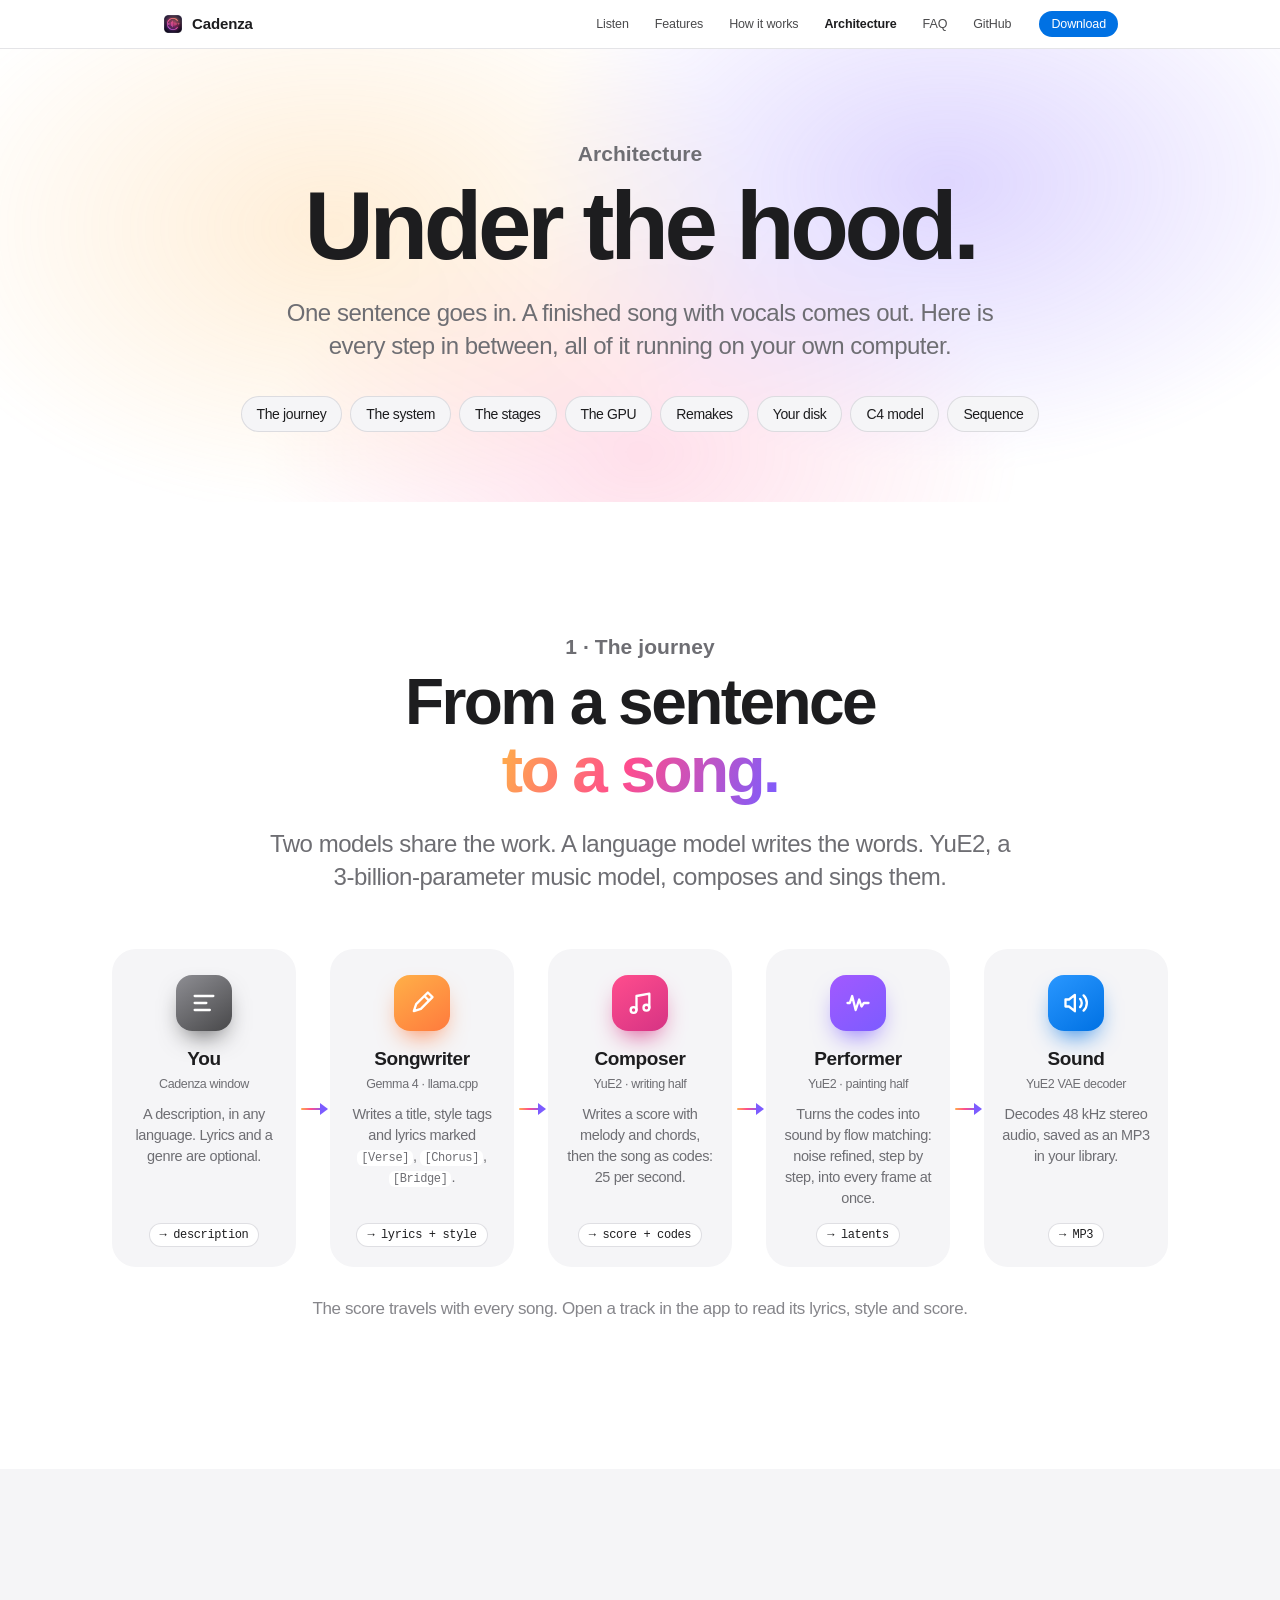
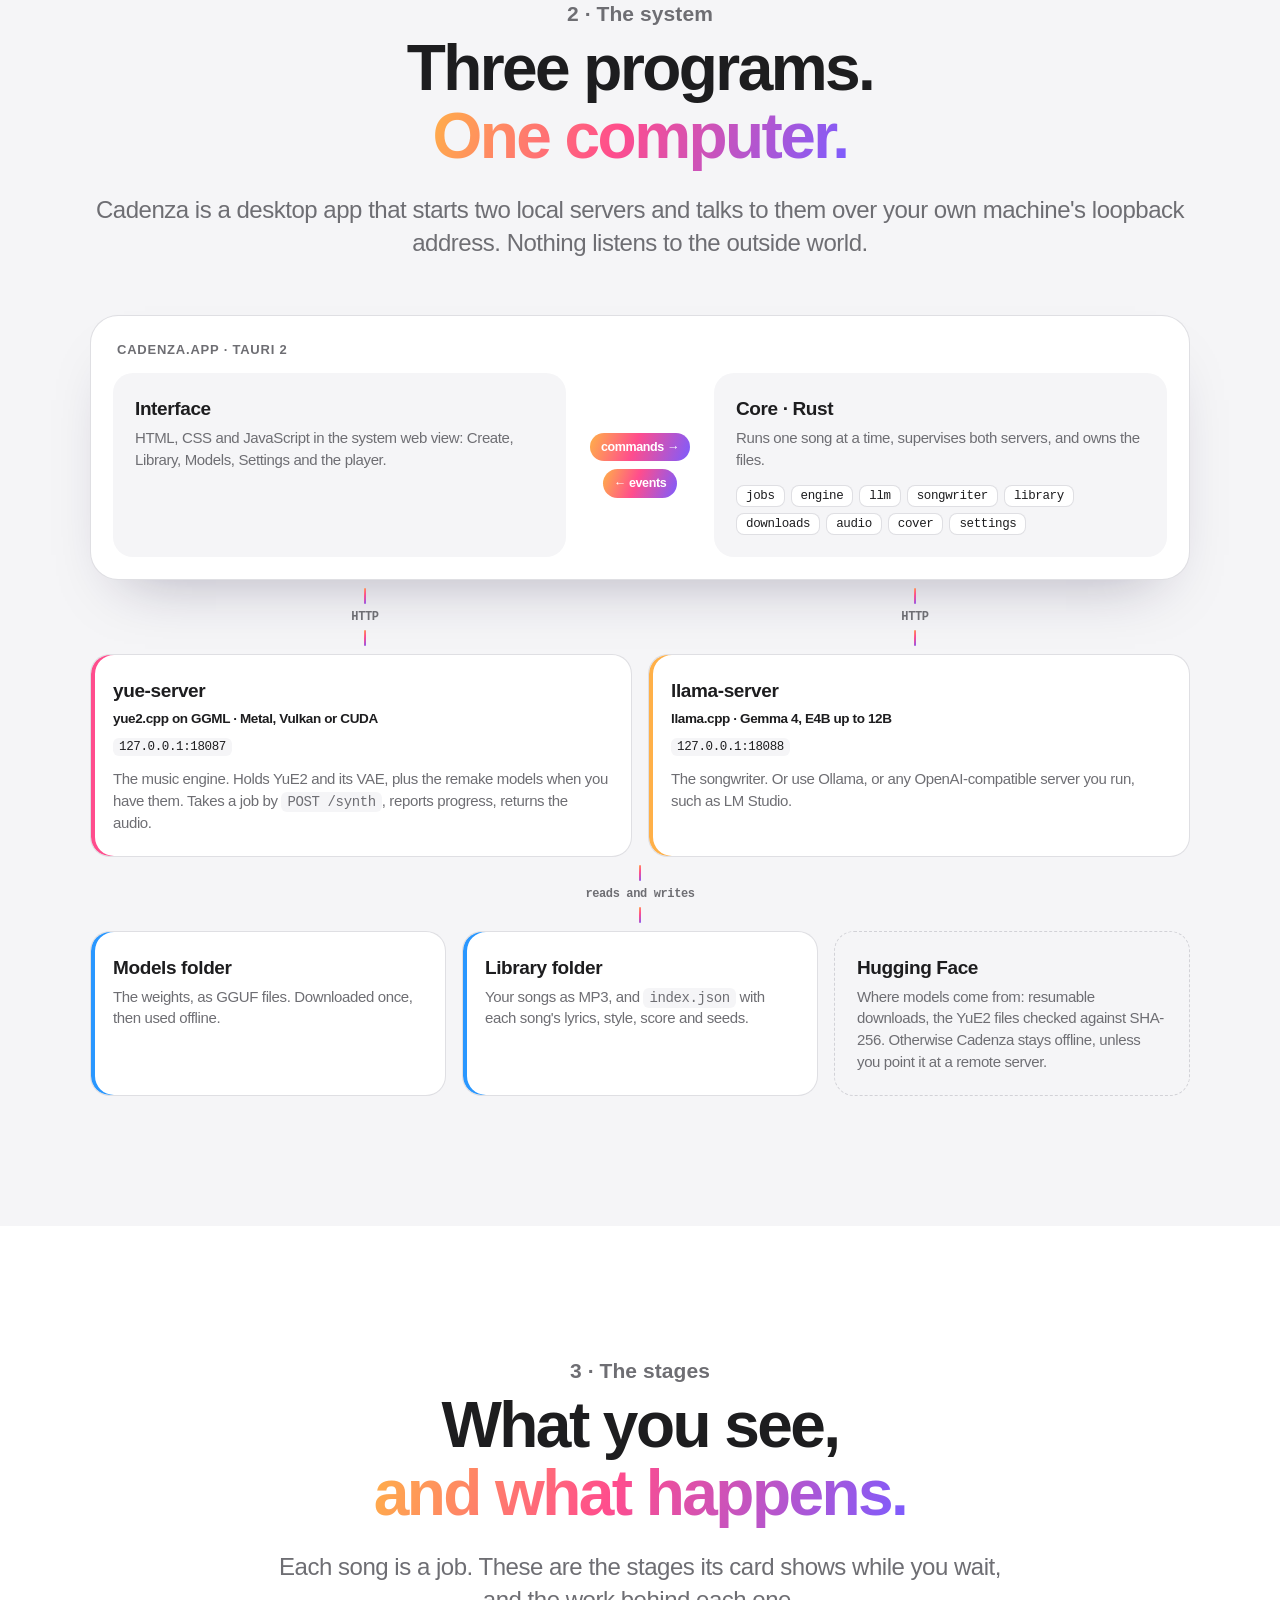
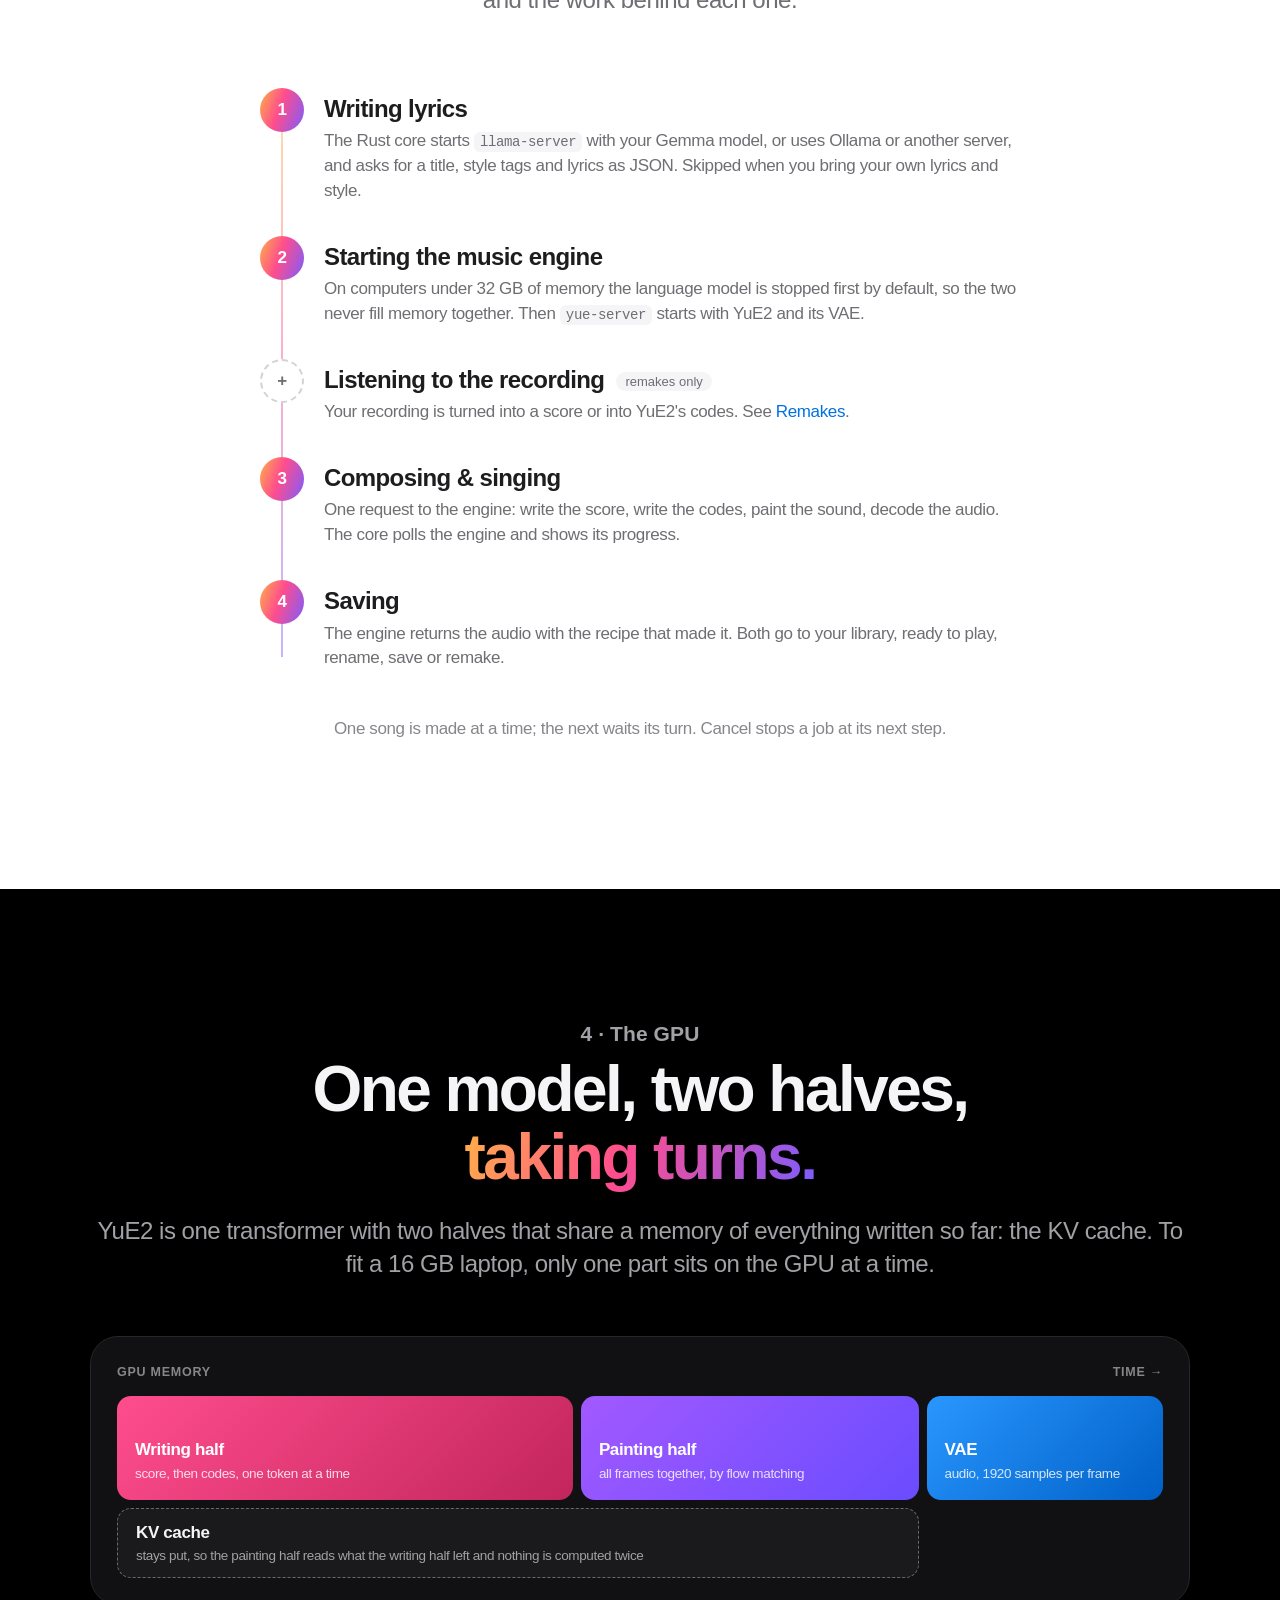
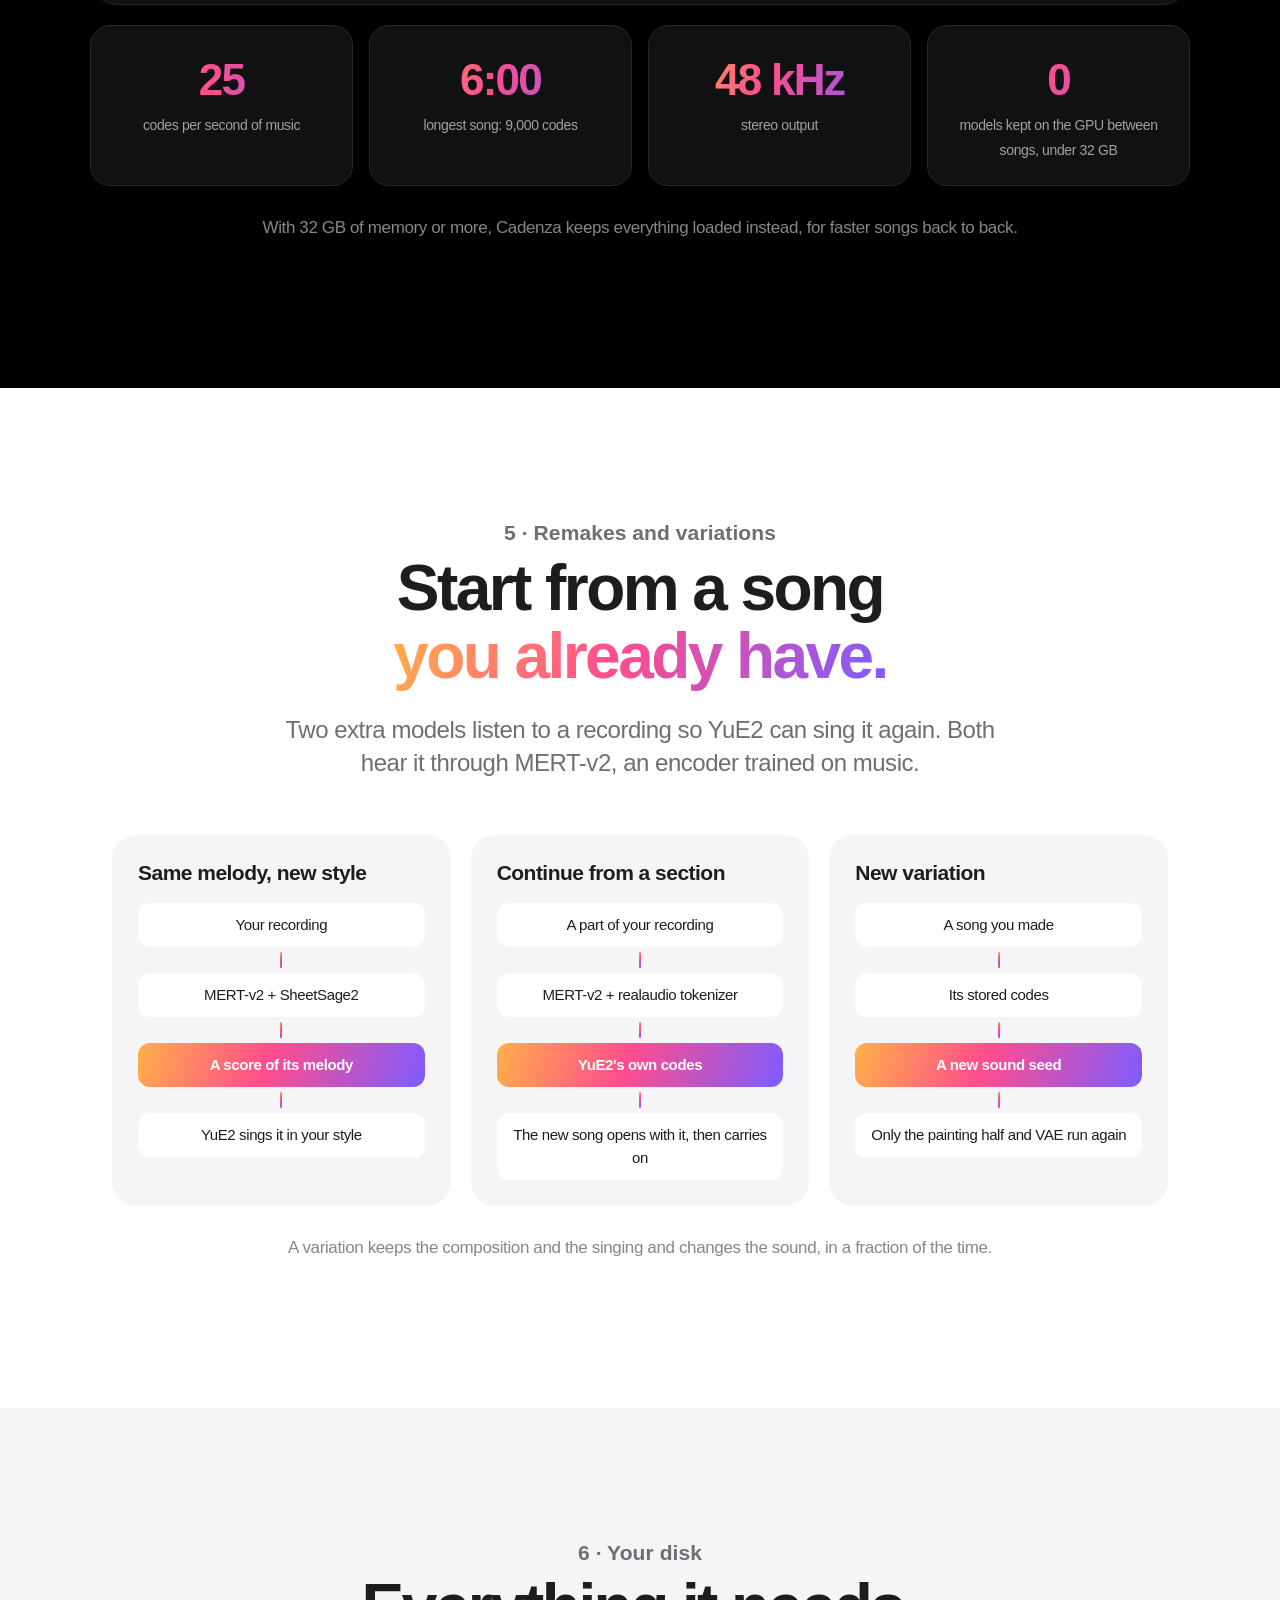
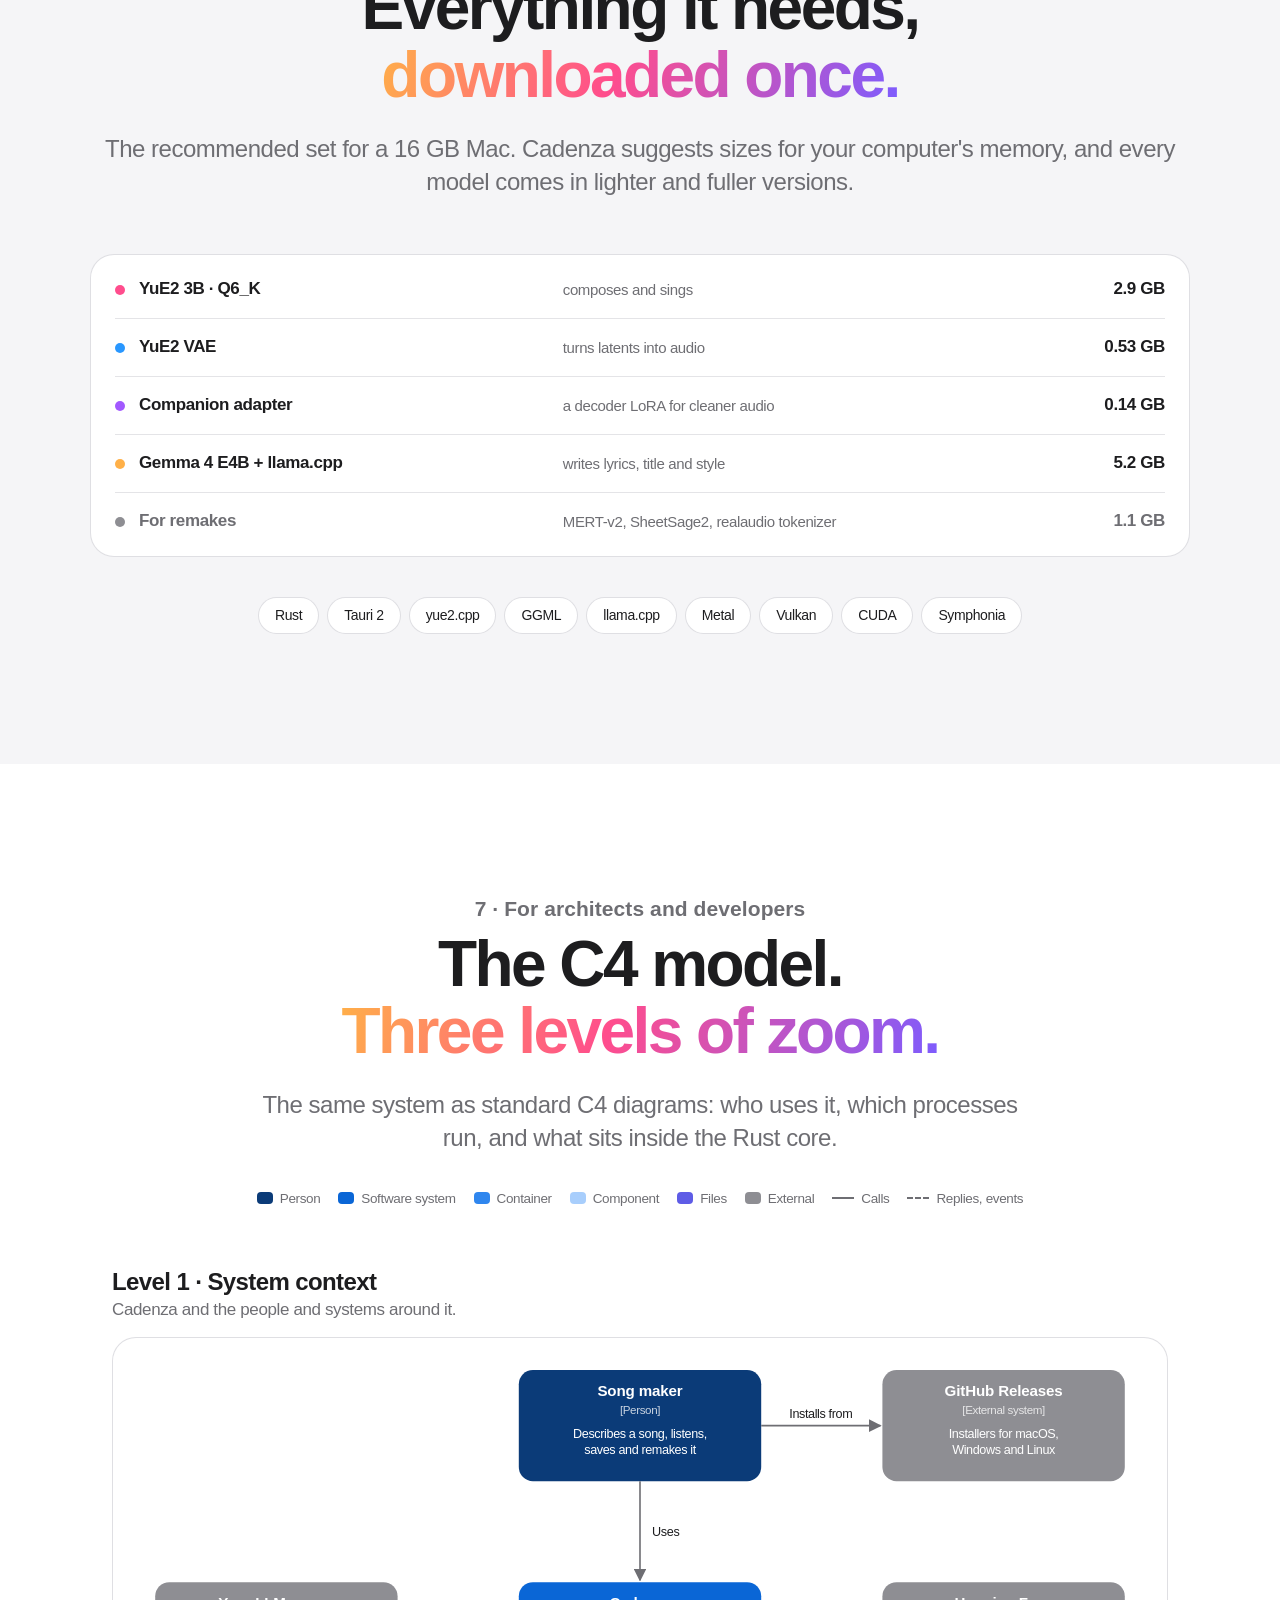
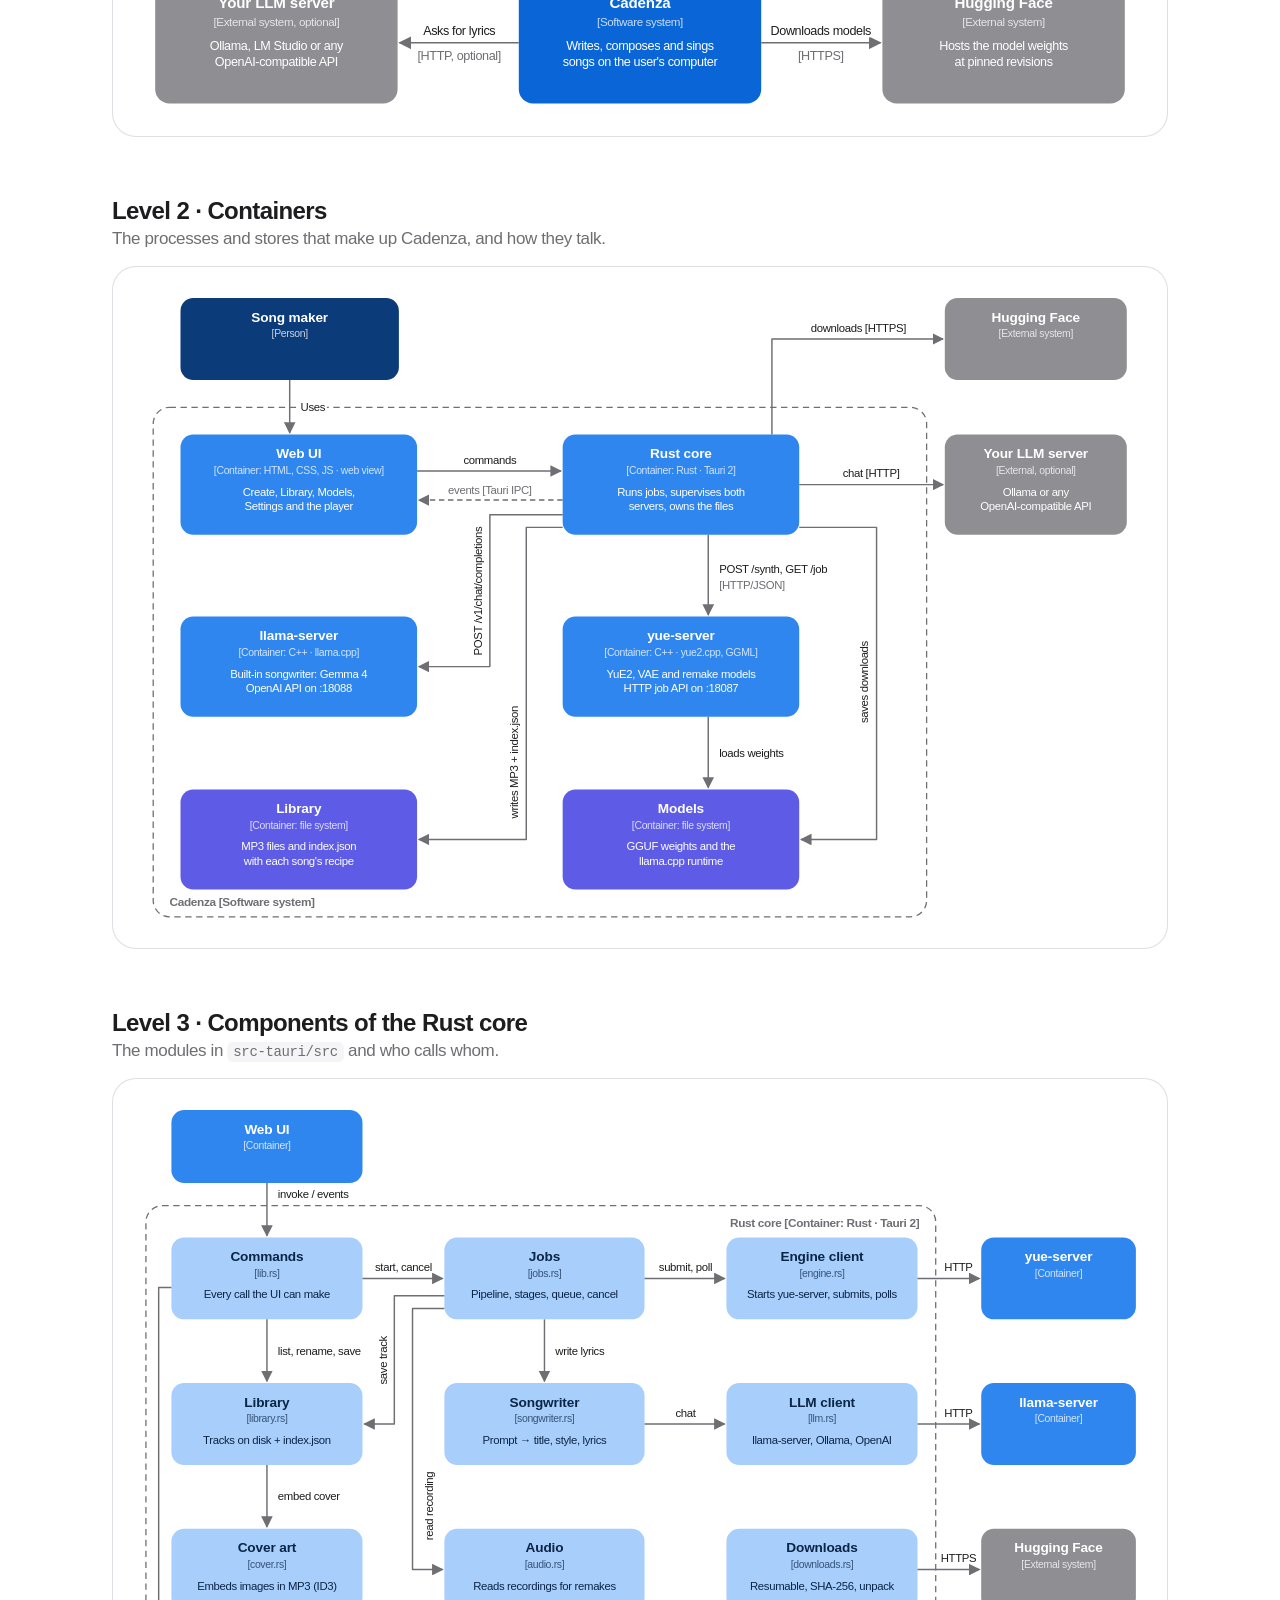
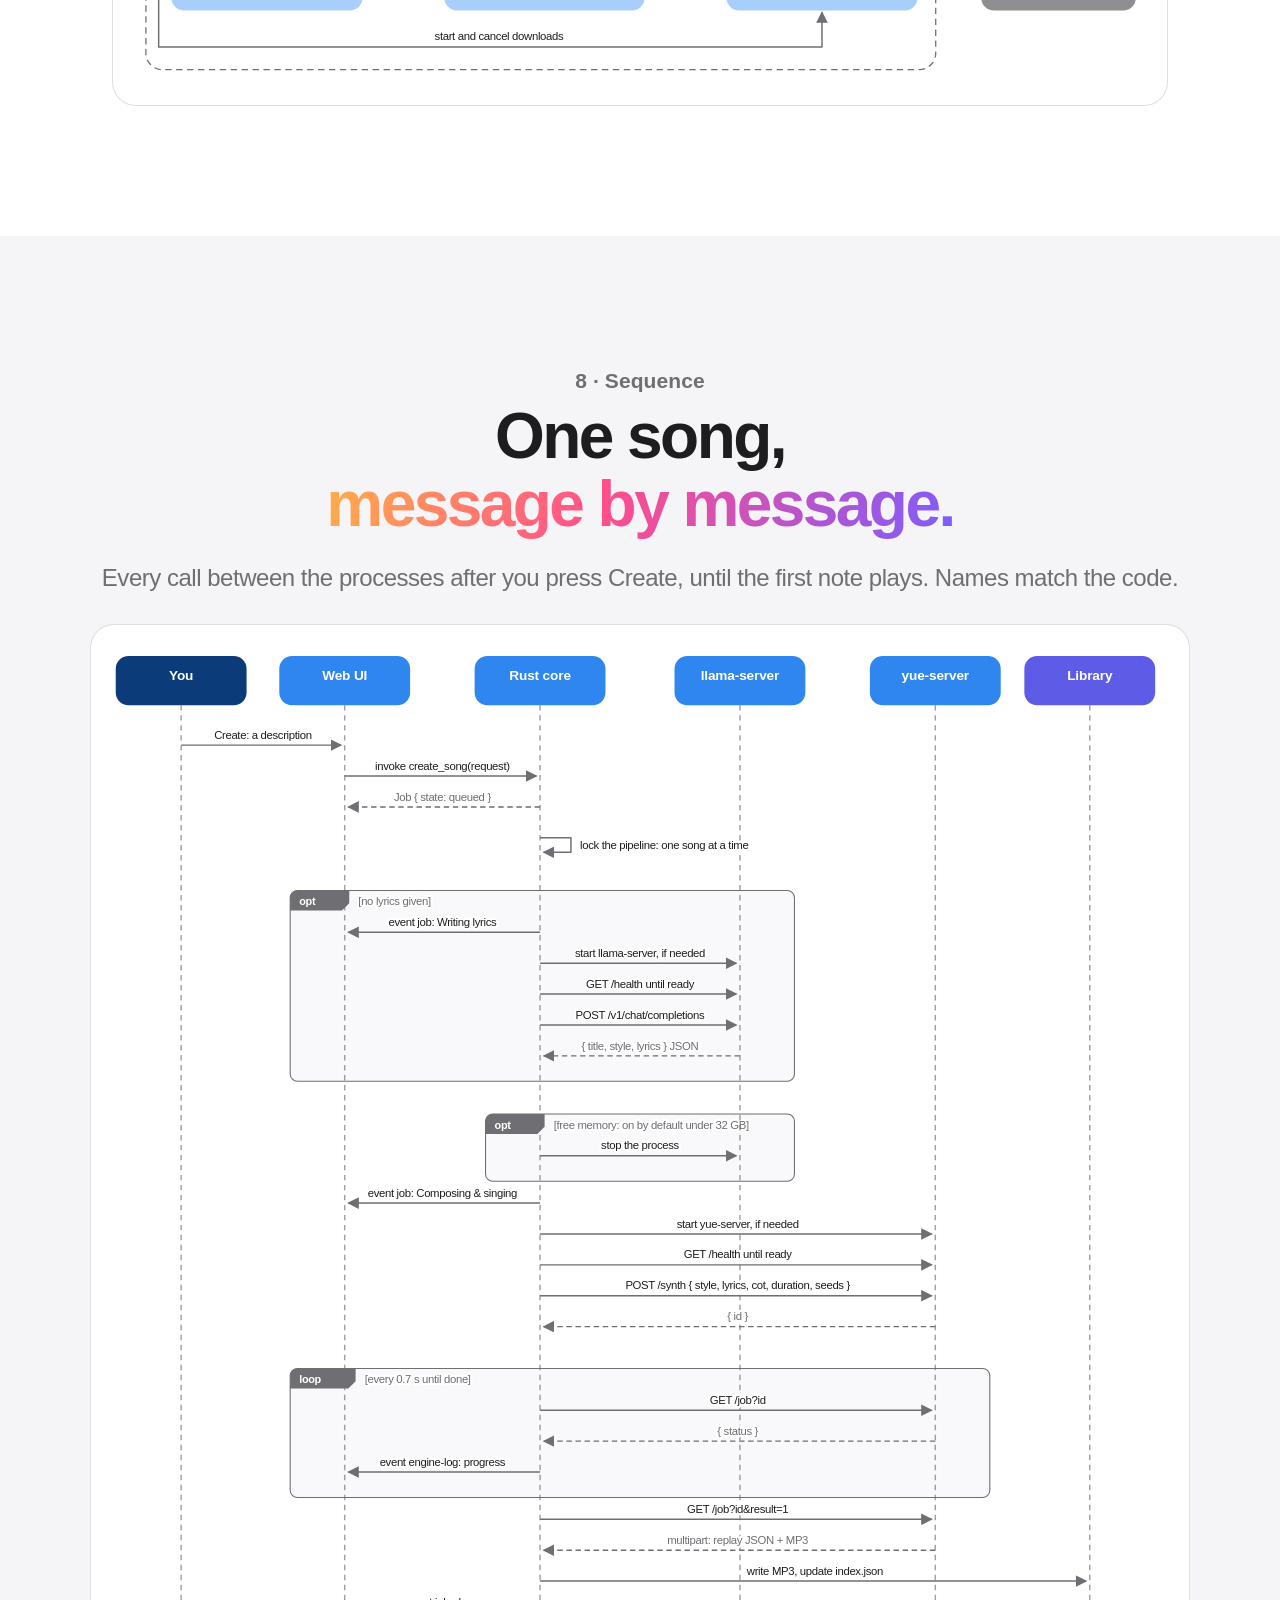
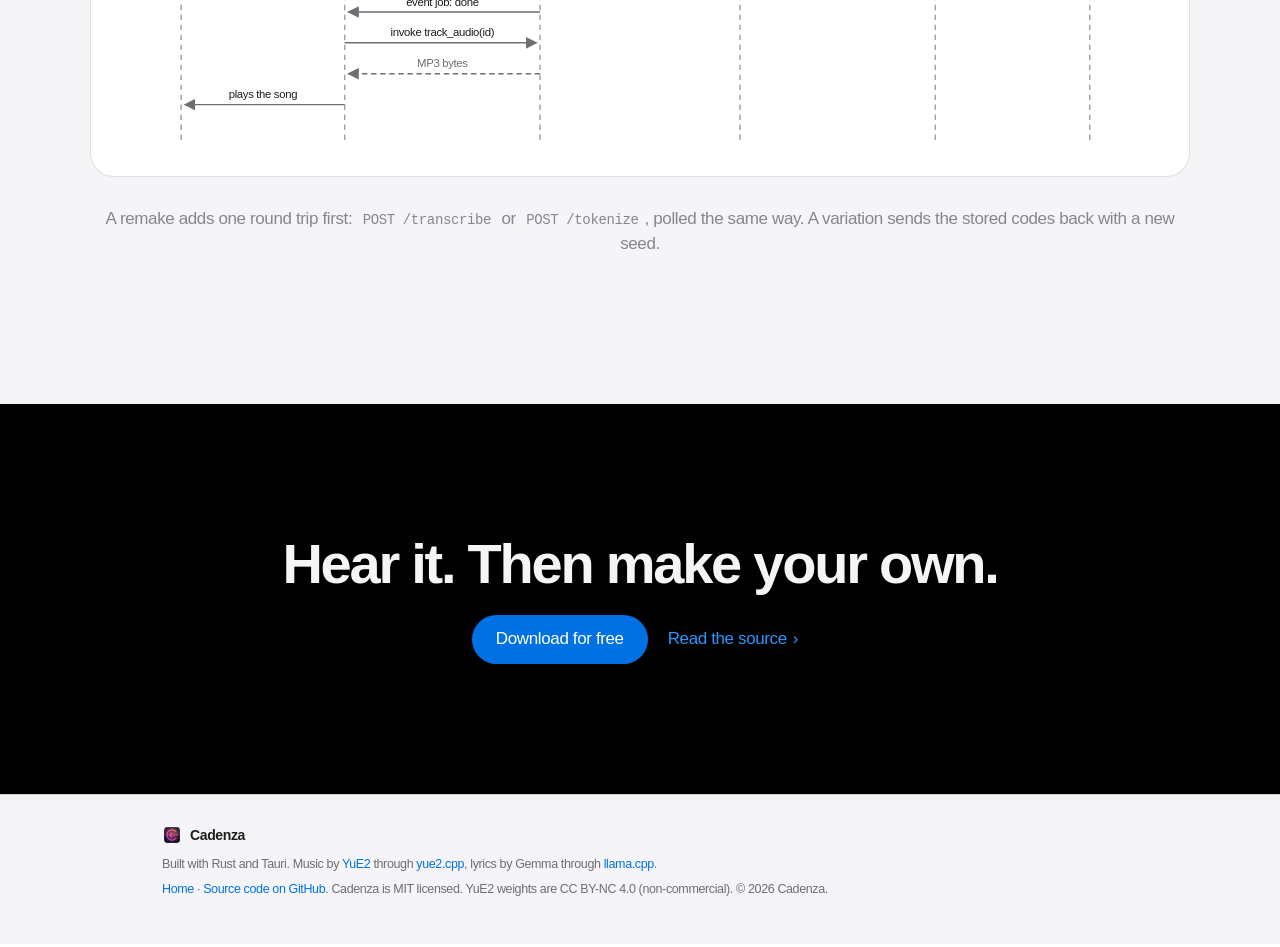
<file: site/architecture.html>
<!doctype html>
<html lang="en">
<head>
  <meta charset="utf-8" />
  <meta name="viewport" content="width=device-width, initial-scale=1" />
  <title>How Cadenza works — Architecture</title>
  <meta name="description" content="How Cadenza turns one sentence into a finished song on your own computer: the language model, the YuE2 music engine, the processes, the GPU and the files." />
  <meta name="theme-color" content="#000000" />
  <meta property="og:title" content="How Cadenza works" />
  <meta property="og:description" content="From one sentence to a finished song, entirely on your own computer. Every step, explained." />
  <meta property="og:image" content="https://cadenza.devops-monk.com/images/og.png" />
  <meta property="og:url" content="https://cadenza.devops-monk.com/architecture.html" />
  <link rel="icon" type="image/png" href="images/icon-64.png" />
  <link rel="apple-touch-icon" href="images/icon-256.png" />
  <link rel="stylesheet" href="style.css" />
</head>
<body>
  <header class="nav" id="nav">
    <div class="nav-inner">
      <a class="nav-brand" href="index.html"><img src="images/icon-64.png" alt="" width="22" height="22" />Cadenza</a>
      <nav class="nav-links">
        <a href="index.html#listen">Listen</a>
        <a href="index.html#features">Features</a>
        <a href="index.html#how">How it works</a>
        <a href="architecture.html" aria-current="page">Architecture</a>
        <a href="index.html#faq">FAQ</a>
        <a href="https://github.com/devops-monk/cadenza">GitHub</a>
      </nav>
      <a class="nav-cta" href="index.html#download">Download</a>
    </div>
  </header>

  <main id="top">
    <!-- HERO -->
    <section class="hero arch-hero">
      <div class="hero-glow" aria-hidden="true"></div>
      <p class="eyebrow reveal">Architecture</p>
      <h1 class="reveal">Under the hood.</h1>
      <p class="lead reveal">One sentence goes in. A finished song with vocals comes out. Here is every step in between,
        all of it running on your own computer.</p>
      <div class="arch-toc reveal">
        <a href="#journey">The journey</a><a href="#system">The system</a><a href="#stages">The stages</a><a href="#gpu">The GPU</a><a href="#remakes">Remakes</a><a href="#disk">Your disk</a><a href="#c4">C4 model</a><a href="#sequence">Sequence</a>
      </div>
    </section>

    <!-- 1. JOURNEY -->
    <section class="section" id="journey">
      <p class="eyebrow center">1 · The journey</p>
      <h2 class="center">From a sentence<br /><span class="grad">to a song.</span></h2>
      <p class="lead center">Two models share the work. A language model writes the words. YuE2, a 3-billion-parameter music model, composes and sings them.</p>

      <ol class="flow reveal-up" aria-label="How a description becomes a song">
        <li class="flow-node">
          <span class="flow-icon" style="--c1:#8e8e93;--c2:#48484a"><svg viewBox="0 0 24 24"><path d="M4 6h16M4 12h10M4 18h13"/></svg></span>
          <strong>You</strong>
          <span class="flow-where">Cadenza window</span>
          <p>A description, in any language. Lyrics and a genre are optional.</p>
        <span class="flow-out">→ description</span>
        </li>
        <li class="flow-edge" aria-hidden="true"></li>
        <li class="flow-node">
          <span class="flow-icon" style="--c1:#ffb048;--c2:#ff7a3d"><svg viewBox="0 0 24 24"><path d="M5 19l2-6L17 3l4 4-10 10-6 2zM14 6l4 4"/></svg></span>
          <strong>Songwriter</strong>
          <span class="flow-where">Gemma 4 · llama.cpp</span>
          <p>Writes a title, style tags and lyrics marked <code>[Verse]</code>, <code>[Chorus]</code>, <code>[Bridge]</code>.</p>
        <span class="flow-out">→ lyrics + style</span>
        </li>
        <li class="flow-edge" aria-hidden="true"></li>
        <li class="flow-node">
          <span class="flow-icon" style="--c1:#ff4d8d;--c2:#d63384"><svg viewBox="0 0 24 24"><path d="M9 18V6l11-2v12"/><circle cx="6.5" cy="18" r="2.5"/><circle cx="17.5" cy="16" r="2.5"/></svg></span>
          <strong>Composer</strong>
          <span class="flow-where">YuE2 · writing half</span>
          <p>Writes a score with melody and chords, then the song as codes: 25 per second.</p>
        <span class="flow-out">→ score + codes</span>
        </li>
        <li class="flow-edge" aria-hidden="true"></li>
        <li class="flow-node">
          <span class="flow-icon" style="--c1:#a259ff;--c2:#7c5cff"><svg viewBox="0 0 24 24"><path d="M3 12h2l2-6 3 12 3-9 2 6 2-3h4"/></svg></span>
          <strong>Performer</strong>
          <span class="flow-where">YuE2 · painting half</span>
          <p>Turns the codes into sound by flow matching: noise refined, step by step, into every frame at once.</p>
        <span class="flow-out">→ latents</span>
        </li>
        <li class="flow-edge" aria-hidden="true"></li>
        <li class="flow-node">
          <span class="flow-icon" style="--c1:#2997ff;--c2:#0071e3"><svg viewBox="0 0 24 24"><path d="M11 5 6 9H3v6h3l5 4V5zM15.5 8.5a5 5 0 0 1 0 7M18.5 5.5a9 9 0 0 1 0 13"/></svg></span>
          <strong>Sound</strong>
          <span class="flow-where">YuE2 VAE decoder</span>
          <p>Decodes 48 kHz stereo audio, saved as an MP3 in your library.</p>
          <span class="flow-out">→ MP3</span>
        </li>
      </ol>
      <p class="caption">The score travels with every song. Open a track in the app to read its lyrics, style and score.</p>
    </section>

    <!-- 2. SYSTEM -->
    <section class="section soft" id="system">
      <p class="eyebrow center">2 · The system</p>
      <h2 class="center">Three programs.<br /><span class="grad">One computer.</span></h2>
      <p class="lead center">Cadenza is a desktop app that starts two local servers and talks to them over your own machine's loopback address. Nothing listens to the outside world.</p>

      <div class="sys reveal-up">
        <div class="sys-app">
          <div class="sys-label">Cadenza.app · Tauri 2</div>
          <div class="sys-row">
            <div class="sys-box">
              <h4>Interface</h4>
              <p>HTML, CSS and JavaScript in the system web view: Create, Library, Models, Settings and the player.</p>
            </div>
            <div class="sys-bridge" aria-label="Commands and events">
              <span>commands →</span>
              <span>← events</span>
            </div>
            <div class="sys-box">
              <h4>Core · Rust</h4>
              <p>Runs one song at a time, supervises both servers, and owns the files.</p>
              <ul class="chips">
                <li>jobs</li><li>engine</li><li>llm</li><li>songwriter</li><li>library</li><li>downloads</li><li>audio</li><li>cover</li><li>settings</li>
              </ul>
            </div>
          </div>
        </div>

        <div class="sys-links" aria-hidden="true">
          <span class="sys-link">HTTP</span>
          <span class="sys-link">HTTP</span>
        </div>

        <div class="sys-row sys-servers">
          <div class="sys-box sys-music">
            <h4>yue-server</h4>
            <p class="sys-sub">yue2.cpp on GGML · Metal, Vulkan or CUDA</p>
            <code class="sys-port">127.0.0.1:18087</code>
            <p>The music engine. Holds YuE2 and its VAE, plus the remake models when you have them. Takes a job by <code>POST /synth</code>, reports progress, returns the audio.</p>
          </div>
          <div class="sys-box sys-words">
            <h4>llama-server</h4>
            <p class="sys-sub">llama.cpp · Gemma 4, E4B up to 12B</p>
            <code class="sys-port">127.0.0.1:18088</code>
            <p>The songwriter. Or use Ollama, or any OpenAI-compatible server you run, such as LM Studio.</p>
          </div>
        </div>

        <div class="sys-links sys-links-disk" aria-hidden="true"><span class="sys-link">reads and writes</span></div>

        <div class="sys-row sys-disk">
          <div class="sys-box sys-file">
            <h4>Models folder</h4>
            <p>The weights, as GGUF files. Downloaded once, then used offline.</p>
          </div>
          <div class="sys-box sys-file">
            <h4>Library folder</h4>
            <p>Your songs as MP3, and <code>index.json</code> with each song's lyrics, style, score and seeds.</p>
          </div>
          <div class="sys-box sys-net">
            <h4>Hugging Face</h4>
            <p>Where models come from: resumable downloads, the YuE2 files checked against SHA-256. Otherwise Cadenza stays offline, unless you point it at a remote server.</p>
          </div>
        </div>
      </div>
    </section>

    <!-- 3. STAGES -->
    <section class="section" id="stages">
      <p class="eyebrow center">3 · The stages</p>
      <h2 class="center">What you see,<br /><span class="grad">and what happens.</span></h2>
      <p class="lead center">Each song is a job. These are the stages its card shows while you wait, and the work behind each one.</p>

      <ol class="stages reveal-up">
        <li>
          <span class="stage-num">1</span>
          <div>
            <h3>Writing lyrics</h3>
            <p>The Rust core starts <code>llama-server</code> with your Gemma model, or uses Ollama or another server, and asks for a title, style tags and lyrics as JSON. Skipped when you bring your own lyrics and style.</p>
          </div>
        </li>
        <li>
          <span class="stage-num">2</span>
          <div>
            <h3>Starting the music engine</h3>
            <p>On computers under 32&nbsp;GB of memory the language model is stopped first by default, so the two never fill memory together. Then <code>yue-server</code> starts with YuE2 and its VAE.</p>
          </div>
        </li>
        <li class="stage-optional">
          <span class="stage-num">+</span>
          <div>
            <h3>Listening to the recording <small>remakes only</small></h3>
            <p>Your recording is turned into a score or into YuE2's codes. See <a href="#remakes">Remakes</a>.</p>
          </div>
        </li>
        <li>
          <span class="stage-num">3</span>
          <div>
            <h3>Composing &amp; singing</h3>
            <p>One request to the engine: write the score, write the codes, paint the sound, decode the audio. The core polls the engine and shows its progress.</p>
          </div>
        </li>
        <li>
          <span class="stage-num">4</span>
          <div>
            <h3>Saving</h3>
            <p>The engine returns the audio with the recipe that made it. Both go to your library, ready to play, rename, save or remake.</p>
          </div>
        </li>
      </ol>
      <p class="caption">One song is made at a time; the next waits its turn. Cancel stops a job at its next step.</p>
    </section>

    <!-- 4. GPU -->
    <section class="section dark" id="gpu">
      <p class="eyebrow center">4 · The GPU</p>
      <h2 class="center">One model, two halves,<br /><span class="grad">taking turns.</span></h2>
      <p class="lead center">YuE2 is one transformer with two halves that share a memory of everything written so far: the KV cache. To fit a 16&nbsp;GB laptop, only one part sits on the GPU at a time.</p>

      <div class="gpu-lane reveal-up" role="img" aria-label="Over time, the GPU holds the writing half, then the painting half, then the VAE decoder, while the KV cache stays through the first two">
        <div class="gpu-head"><span>GPU memory</span><span>time →</span></div>
        <div class="gpu-track">
          <div class="gpu-part gpu-ar"><strong>Writing half</strong><span>score, then codes, one token at a time</span></div>
          <div class="gpu-part gpu-nar"><strong>Painting half</strong><span>all frames together, by flow matching</span></div>
          <div class="gpu-part gpu-vae"><strong>VAE</strong><span>audio, 1920 samples per frame</span></div>
        </div>
        <div class="gpu-track gpu-track-cache">
          <div class="gpu-cache"><strong>KV cache</strong><span>stays put, so the painting half reads what the writing half left and nothing is computed twice</span></div>
        </div>
      </div>

      <div class="facts reveal-up">
        <div><b>25</b><span>codes per second of music</span></div>
        <div><b>6:00</b><span>longest song: 9,000 codes</span></div>
        <div><b>48 kHz</b><span>stereo output</span></div>
        <div><b>0</b><span>models kept on the GPU between songs, under 32&nbsp;GB</span></div>
      </div>
      <p class="caption">With 32&nbsp;GB of memory or more, Cadenza keeps everything loaded instead, for faster songs back to back.</p>
    </section>

    <!-- 5. REMAKES -->
    <section class="section" id="remakes">
      <p class="eyebrow center">5 · Remakes and variations</p>
      <h2 class="center">Start from a song<br /><span class="grad">you already have.</span></h2>
      <p class="lead center">Two extra models listen to a recording so YuE2 can sing it again. Both hear it through MERT-v2, an encoder trained on music.</p>

      <div class="lanes reveal-up">
        <div class="lane">
          <h3>Same melody, new style</h3>
          <ol class="lane-steps">
            <li>Your recording</li>
            <li>MERT-v2 + SheetSage2</li>
            <li class="lane-key">A score of its melody</li>
            <li>YuE2 sings it in your style</li>
          </ol>
        </div>
        <div class="lane">
          <h3>Continue from a section</h3>
          <ol class="lane-steps">
            <li>A part of your recording</li>
            <li>MERT-v2 + realaudio tokenizer</li>
            <li class="lane-key">YuE2's own codes</li>
            <li>The new song opens with it, then carries on</li>
          </ol>
        </div>
        <div class="lane">
          <h3>New variation</h3>
          <ol class="lane-steps">
            <li>A song you made</li>
            <li>Its stored codes</li>
            <li class="lane-key">A new sound seed</li>
            <li>Only the painting half and VAE run again</li>
          </ol>
        </div>
      </div>
      <p class="caption">A variation keeps the composition and the singing and changes the sound, in a fraction of the time.</p>
    </section>

    <!-- 6. DISK -->
    <section class="section soft" id="disk">
      <p class="eyebrow center">6 · Your disk</p>
      <h2 class="center">Everything it needs,<br /><span class="grad">downloaded once.</span></h2>
      <p class="lead center">The recommended set for a 16&nbsp;GB Mac. Cadenza suggests sizes for your computer's memory, and every model comes in lighter and fuller versions.</p>

      <div class="disk reveal-up">
        <div class="disk-row"><span class="disk-dot" style="--c:#ff4d8d"></span><strong>YuE2 3B · Q6_K</strong><span>composes and sings</span><b>2.9 GB</b></div>
        <div class="disk-row"><span class="disk-dot" style="--c:#2997ff"></span><strong>YuE2 VAE</strong><span>turns latents into audio</span><b>0.53 GB</b></div>
        <div class="disk-row"><span class="disk-dot" style="--c:#a259ff"></span><strong>Companion adapter</strong><span>a decoder LoRA for cleaner audio</span><b>0.14 GB</b></div>
        <div class="disk-row"><span class="disk-dot" style="--c:#ffb048"></span><strong>Gemma 4 E4B + llama.cpp</strong><span>writes lyrics, title and style</span><b>5.2 GB</b></div>
        <div class="disk-row disk-opt"><span class="disk-dot" style="--c:#8e8e93"></span><strong>For remakes</strong><span>MERT-v2, SheetSage2, realaudio tokenizer</span><b>1.1 GB</b></div>
      </div>

      <ul class="stack reveal-up" aria-label="Built with">
        <li>Rust</li><li>Tauri 2</li><li>yue2.cpp</li><li>GGML</li><li>llama.cpp</li><li>Metal</li><li>Vulkan</li><li>CUDA</li><li>Symphonia</li>
      </ul>
    </section>

    <!-- 7. C4 -->
    <section class="section" id="c4">
      <p class="eyebrow center">7 · For architects and developers</p>
      <h2 class="center">The C4 model.<br /><span class="grad">Three levels of zoom.</span></h2>
      <p class="lead center">The same system as standard C4 diagrams: who uses it, which processes run, and what sits inside the Rust core.</p>

      <div class="c4-legend" aria-label="Legend">
        <span><i class="lg-person"></i>Person</span><span><i class="lg-system"></i>Software system</span><span><i class="lg-container"></i>Container</span><span><i class="lg-component"></i>Component</span><span><i class="lg-store"></i>Files</span><span><i class="lg-ext"></i>External</span><span><i class="lg-line"></i>Calls</span><span><i class="lg-ret"></i>Replies, events</span>
      </div>

      <div class="diagram-head"><h3>Level 1 · System context</h3><p>Cadenza and the people and systems around it.</p></div>
      <div class="diagram reveal-up"><!-- diagram:context --><svg class="d" viewBox="0 0 1000 350" role="img" aria-labelledby="c4l1-t"><title id="c4l1-t">C4 level 1, system context: a song maker uses Cadenza, which downloads models from Hugging Face and can ask your own LLM server for lyrics; the app itself comes from GitHub Releases.</title><defs><marker id="c4l1-a" viewBox="0 0 10 10" refX="9" refY="5" markerWidth="8" markerHeight="8" orient="auto-start-reverse"><path class="d-head" d="M0 0 10 5 0 10z"/></marker></defs><rect class="d-person" x="380" y="10" width="240" height="110" rx="14"/><text class="d-title d-on-person" x="500.0" y="36" text-anchor="middle">Song maker</text><text class="d-tech d-on-person" x="500.0" y="53" text-anchor="middle">[Person]</text><text class="d-desc d-on-person" x="500.0" y="77" text-anchor="middle">Describes a song, listens,</text><text class="d-desc d-on-person" x="500.0" y="93" text-anchor="middle">saves and remakes it</text><rect class="d-ext" x="740" y="10" width="240" height="110" rx="14"/><text class="d-title d-on-ext" x="860.0" y="36" text-anchor="middle">GitHub Releases</text><text class="d-tech d-on-ext" x="860.0" y="53" text-anchor="middle">[External system]</text><text class="d-desc d-on-ext" x="860.0" y="77" text-anchor="middle">Installers for macOS,</text><text class="d-desc d-on-ext" x="860.0" y="93" text-anchor="middle">Windows and Linux</text><rect class="d-system" x="380" y="220" width="240" height="120" rx="14"/><text class="d-title d-on-system" x="500.0" y="246" text-anchor="middle">Cadenza</text><text class="d-tech d-on-system" x="500.0" y="263" text-anchor="middle">[Software system]</text><text class="d-desc d-on-system" x="500.0" y="287" text-anchor="middle">Writes, composes and sings</text><text class="d-desc d-on-system" x="500.0" y="303" text-anchor="middle">songs on the user&#x27;s computer</text><rect class="d-ext" x="20" y="220" width="240" height="120" rx="14"/><text class="d-title d-on-ext" x="140.0" y="246" text-anchor="middle">Your LLM server</text><text class="d-tech d-on-ext" x="140.0" y="263" text-anchor="middle">[External system, optional]</text><text class="d-desc d-on-ext" x="140.0" y="287" text-anchor="middle">Ollama, LM Studio or any</text><text class="d-desc d-on-ext" x="140.0" y="303" text-anchor="middle">OpenAI-compatible API</text><rect class="d-ext" x="740" y="220" width="240" height="120" rx="14"/><text class="d-title d-on-ext" x="860.0" y="246" text-anchor="middle">Hugging Face</text><text class="d-tech d-on-ext" x="860.0" y="263" text-anchor="middle">[External system]</text><text class="d-desc d-on-ext" x="860.0" y="287" text-anchor="middle">Hosts the model weights</text><text class="d-desc d-on-ext" x="860.0" y="303" text-anchor="middle">at pinned revisions</text><path class="d-line" d="M500 120 L500 218" marker-end="url(#c4l1-a)"/><text class="d-label" x="512" y="174" text-anchor="start">Uses</text><path class="d-line" d="M620 65 L738 65" marker-end="url(#c4l1-a)"/><text class="d-label" x="679" y="57" text-anchor="middle">Installs from</text><path class="d-line" d="M620 280 L738 280" marker-end="url(#c4l1-a)"/><text class="d-label" x="679" y="272" text-anchor="middle">Downloads models</text><text class="d-label d-muted" x="679" y="297" text-anchor="middle">[HTTPS]</text><path class="d-line" d="M380 280 L262 280" marker-end="url(#c4l1-a)"/><text class="d-label" x="321" y="272" text-anchor="middle">Asks for lyrics</text><text class="d-label d-muted" x="321" y="297" text-anchor="middle">[HTTP, optional]</text></svg><!-- /diagram:context --></div>

      <div class="diagram-head"><h3>Level 2 · Containers</h3><p>The processes and stores that make up Cadenza, and how they talk.</p></div>
      <div class="diagram reveal-up"><!-- diagram:containers --><svg class="d" viewBox="0 0 1110 700" role="img" aria-labelledby="c4l2-t"><title id="c4l2-t">C4 level 2, containers: inside Cadenza, the web UI talks to the Rust core over Tauri IPC; the core runs llama-server and yue-server over HTTP and owns the library and models folders.</title><defs><marker id="c4l2-a" viewBox="0 0 10 10" refX="9" refY="5" markerWidth="8" markerHeight="8" orient="auto-start-reverse"><path class="d-head" d="M0 0 10 5 0 10z"/></marker></defs><rect class="d-person" x="50" y="10" width="240" height="90" rx="14"/><text class="d-title d-on-person" x="170.0" y="36" text-anchor="middle">Song maker</text><text class="d-tech d-on-person" x="170.0" y="53" text-anchor="middle">[Person]</text><rect class="d-ext" x="890" y="10" width="200" height="90" rx="14"/><text class="d-title d-on-ext" x="990.0" y="36" text-anchor="middle">Hugging Face</text><text class="d-tech d-on-ext" x="990.0" y="53" text-anchor="middle">[External system]</text><rect class="d-boundary" x="20" y="130" width="850" height="560" rx="18"/><text class="d-blabel" x="38" y="678" text-anchor="start">Cadenza  [Software system]</text><rect class="d-container" x="50" y="160" width="260" height="110" rx="14"/><text class="d-title d-on-container" x="180.0" y="186" text-anchor="middle">Web UI</text><text class="d-tech d-on-container" x="180.0" y="203" text-anchor="middle">[Container: HTML, CSS, JS · web view]</text><text class="d-desc d-on-container" x="180.0" y="227" text-anchor="middle">Create, Library, Models,</text><text class="d-desc d-on-container" x="180.0" y="243" text-anchor="middle">Settings and the player</text><rect class="d-container" x="470" y="160" width="260" height="110" rx="14"/><text class="d-title d-on-container" x="600.0" y="186" text-anchor="middle">Rust core</text><text class="d-tech d-on-container" x="600.0" y="203" text-anchor="middle">[Container: Rust · Tauri 2]</text><text class="d-desc d-on-container" x="600.0" y="227" text-anchor="middle">Runs jobs, supervises both</text><text class="d-desc d-on-container" x="600.0" y="243" text-anchor="middle">servers, owns the files</text><rect class="d-ext" x="890" y="160" width="200" height="110" rx="14"/><text class="d-title d-on-ext" x="990.0" y="186" text-anchor="middle">Your LLM server</text><text class="d-tech d-on-ext" x="990.0" y="203" text-anchor="middle">[External, optional]</text><text class="d-desc d-on-ext" x="990.0" y="227" text-anchor="middle">Ollama or any</text><text class="d-desc d-on-ext" x="990.0" y="243" text-anchor="middle">OpenAI-compatible API</text><rect class="d-container" x="50" y="360" width="260" height="110" rx="14"/><text class="d-title d-on-container" x="180.0" y="386" text-anchor="middle">llama-server</text><text class="d-tech d-on-container" x="180.0" y="403" text-anchor="middle">[Container: C++ · llama.cpp]</text><text class="d-desc d-on-container" x="180.0" y="427" text-anchor="middle">Built-in songwriter: Gemma 4</text><text class="d-desc d-on-container" x="180.0" y="443" text-anchor="middle">OpenAI API on :18088</text><rect class="d-container" x="470" y="360" width="260" height="110" rx="14"/><text class="d-title d-on-container" x="600.0" y="386" text-anchor="middle">yue-server</text><text class="d-tech d-on-container" x="600.0" y="403" text-anchor="middle">[Container: C++ · yue2.cpp, GGML]</text><text class="d-desc d-on-container" x="600.0" y="427" text-anchor="middle">YuE2, VAE and remake models</text><text class="d-desc d-on-container" x="600.0" y="443" text-anchor="middle">HTTP job API on :18087</text><rect class="d-store" x="50" y="550" width="260" height="110" rx="14"/><text class="d-title d-on-store" x="180.0" y="576" text-anchor="middle">Library</text><text class="d-tech d-on-store" x="180.0" y="593" text-anchor="middle">[Container: file system]</text><text class="d-desc d-on-store" x="180.0" y="617" text-anchor="middle">MP3 files and index.json</text><text class="d-desc d-on-store" x="180.0" y="633" text-anchor="middle">with each song&#x27;s recipe</text><rect class="d-store" x="470" y="550" width="260" height="110" rx="14"/><text class="d-title d-on-store" x="600.0" y="576" text-anchor="middle">Models</text><text class="d-tech d-on-store" x="600.0" y="593" text-anchor="middle">[Container: file system]</text><text class="d-desc d-on-store" x="600.0" y="617" text-anchor="middle">GGUF weights and the</text><text class="d-desc d-on-store" x="600.0" y="633" text-anchor="middle">llama.cpp runtime</text><path class="d-line" d="M170 100 L170 158" marker-end="url(#c4l2-a)"/><text class="d-label" x="182" y="134" text-anchor="start">Uses</text><path class="d-line" d="M310 200 L468 200" marker-end="url(#c4l2-a)"/><text class="d-label" x="390" y="192" text-anchor="middle">commands</text><path class="d-line d-ret" d="M470 232 L312 232" marker-end="url(#c4l2-a)"/><text class="d-label d-muted" x="390" y="225" text-anchor="middle">events  [Tauri IPC]</text><path class="d-line" d="M470 248 L390 248 L390 415 L312 415" marker-end="url(#c4l2-a)"/><text class="d-label" x="381" y="332" text-anchor="middle" transform="rotate(-90 381 332)">POST /v1/chat/completions</text><path class="d-line" d="M470 262 L430 262 L430 605 L312 605" marker-end="url(#c4l2-a)"/><text class="d-label" x="421" y="520" text-anchor="middle" transform="rotate(-90 421 520)">writes MP3 + index.json</text><path class="d-line" d="M630 270 L630 358" marker-end="url(#c4l2-a)"/><text class="d-label" x="642" y="312" text-anchor="start">POST /synth, GET /job</text><text class="d-label d-muted" x="642" y="330" text-anchor="start">[HTTP/JSON]</text><path class="d-line" d="M630 470 L630 548" marker-end="url(#c4l2-a)"/><text class="d-label" x="642" y="514" text-anchor="start">loads weights</text><path class="d-line" d="M730 262 L815 262 L815 605 L732 605" marker-end="url(#c4l2-a)"/><text class="d-label" x="806" y="432" text-anchor="middle" transform="rotate(-90 806 432)">saves downloads</text><path class="d-line" d="M700 160 L700 55 L888 55" marker-end="url(#c4l2-a)"/><text class="d-label" x="795" y="47" text-anchor="middle">downloads  [HTTPS]</text><path class="d-line" d="M730 215 L888 215" marker-end="url(#c4l2-a)"/><text class="d-label" x="809" y="207" text-anchor="middle">chat  [HTTP]</text></svg><!-- /diagram:containers --></div>

      <div class="diagram-head"><h3>Level 3 · Components of the Rust core</h3><p>The modules in <code>src-tauri/src</code> and who calls whom.</p></div>
      <div class="diagram reveal-up"><!-- diagram:components --><svg class="d" viewBox="0 0 1110 640" role="img" aria-labelledby="c4l3-t"><title id="c4l3-t">C4 level 3, components of the Rust core: commands start jobs; jobs use the songwriter, engine client, library and audio reader; the LLM client, engine client and downloads talk to llama-server, yue-server and Hugging Face.</title><defs><marker id="c4l3-a" viewBox="0 0 10 10" refX="9" refY="5" markerWidth="8" markerHeight="8" orient="auto-start-reverse"><path class="d-head" d="M0 0 10 5 0 10z"/></marker></defs><rect class="d-container" x="40" y="10" width="210" height="80" rx="14"/><text class="d-title d-on-container" x="145.0" y="36" text-anchor="middle">Web UI</text><text class="d-tech d-on-container" x="145.0" y="53" text-anchor="middle">[Container]</text><rect class="d-boundary" x="12" y="115" width="868" height="510" rx="18"/><text class="d-blabel" x="862" y="138" text-anchor="end">Rust core  [Container: Rust · Tauri 2]</text><rect class="d-component" x="40" y="150" width="210" height="90" rx="14"/><text class="d-title d-on-component" x="145.0" y="176" text-anchor="middle">Commands</text><text class="d-tech d-on-component" x="145.0" y="193" text-anchor="middle">[lib.rs]</text><text class="d-desc d-on-component" x="145.0" y="217" text-anchor="middle">Every call the UI can make</text><rect class="d-component" x="340" y="150" width="220" height="90" rx="14"/><text class="d-title d-on-component" x="450.0" y="176" text-anchor="middle">Jobs</text><text class="d-tech d-on-component" x="450.0" y="193" text-anchor="middle">[jobs.rs]</text><text class="d-desc d-on-component" x="450.0" y="217" text-anchor="middle">Pipeline, stages, queue, cancel</text><rect class="d-component" x="650" y="150" width="210" height="90" rx="14"/><text class="d-title d-on-component" x="755.0" y="176" text-anchor="middle">Engine client</text><text class="d-tech d-on-component" x="755.0" y="193" text-anchor="middle">[engine.rs]</text><text class="d-desc d-on-component" x="755.0" y="217" text-anchor="middle">Starts yue-server, submits, polls</text><rect class="d-component" x="40" y="310" width="210" height="90" rx="14"/><text class="d-title d-on-component" x="145.0" y="336" text-anchor="middle">Library</text><text class="d-tech d-on-component" x="145.0" y="353" text-anchor="middle">[library.rs]</text><text class="d-desc d-on-component" x="145.0" y="377" text-anchor="middle">Tracks on disk + index.json</text><rect class="d-component" x="340" y="310" width="220" height="90" rx="14"/><text class="d-title d-on-component" x="450.0" y="336" text-anchor="middle">Songwriter</text><text class="d-tech d-on-component" x="450.0" y="353" text-anchor="middle">[songwriter.rs]</text><text class="d-desc d-on-component" x="450.0" y="377" text-anchor="middle">Prompt → title, style, lyrics</text><rect class="d-component" x="650" y="310" width="210" height="90" rx="14"/><text class="d-title d-on-component" x="755.0" y="336" text-anchor="middle">LLM client</text><text class="d-tech d-on-component" x="755.0" y="353" text-anchor="middle">[llm.rs]</text><text class="d-desc d-on-component" x="755.0" y="377" text-anchor="middle">llama-server, Ollama, OpenAI</text><rect class="d-component" x="40" y="470" width="210" height="90" rx="14"/><text class="d-title d-on-component" x="145.0" y="496" text-anchor="middle">Cover art</text><text class="d-tech d-on-component" x="145.0" y="513" text-anchor="middle">[cover.rs]</text><text class="d-desc d-on-component" x="145.0" y="537" text-anchor="middle">Embeds images in MP3 (ID3)</text><rect class="d-component" x="340" y="470" width="220" height="90" rx="14"/><text class="d-title d-on-component" x="450.0" y="496" text-anchor="middle">Audio</text><text class="d-tech d-on-component" x="450.0" y="513" text-anchor="middle">[audio.rs]</text><text class="d-desc d-on-component" x="450.0" y="537" text-anchor="middle">Reads recordings for remakes</text><rect class="d-component" x="650" y="470" width="210" height="90" rx="14"/><text class="d-title d-on-component" x="755.0" y="496" text-anchor="middle">Downloads</text><text class="d-tech d-on-component" x="755.0" y="513" text-anchor="middle">[downloads.rs]</text><text class="d-desc d-on-component" x="755.0" y="537" text-anchor="middle">Resumable, SHA-256, unpack</text><rect class="d-container" x="930" y="150" width="170" height="90" rx="14"/><text class="d-title d-on-container" x="1015.0" y="176" text-anchor="middle">yue-server</text><text class="d-tech d-on-container" x="1015.0" y="193" text-anchor="middle">[Container]</text><rect class="d-container" x="930" y="310" width="170" height="90" rx="14"/><text class="d-title d-on-container" x="1015.0" y="336" text-anchor="middle">llama-server</text><text class="d-tech d-on-container" x="1015.0" y="353" text-anchor="middle">[Container]</text><rect class="d-ext" x="930" y="470" width="170" height="90" rx="14"/><text class="d-title d-on-ext" x="1015.0" y="496" text-anchor="middle">Hugging Face</text><text class="d-tech d-on-ext" x="1015.0" y="513" text-anchor="middle">[External system]</text><path class="d-line" d="M145 90 L145 148" marker-end="url(#c4l3-a)"/><text class="d-label" x="157" y="107" text-anchor="start">invoke / events</text><path class="d-line" d="M250 195 L338 195" marker-end="url(#c4l3-a)"/><text class="d-label" x="295" y="187" text-anchor="middle">start, cancel</text><path class="d-line" d="M560 195 L648 195" marker-end="url(#c4l3-a)"/><text class="d-label" x="605" y="187" text-anchor="middle">submit, poll</text><path class="d-line" d="M450 240 L450 308" marker-end="url(#c4l3-a)"/><text class="d-label" x="462" y="279" text-anchor="start">write lyrics</text><path class="d-line" d="M560 355 L648 355" marker-end="url(#c4l3-a)"/><text class="d-label" x="605" y="347" text-anchor="middle">chat</text><path class="d-line" d="M145 240 L145 308" marker-end="url(#c4l3-a)"/><text class="d-label" x="157" y="279" text-anchor="start">list, rename, save</text><path class="d-line" d="M145 400 L145 468" marker-end="url(#c4l3-a)"/><text class="d-label" x="157" y="439" text-anchor="start">embed cover</text><path class="d-line" d="M340 214 L285 214 L285 355 L252 355" marker-end="url(#c4l3-a)"/><text class="d-label" x="277" y="285" text-anchor="middle" transform="rotate(-90 277 285)">save track</text><path class="d-line" d="M340 228 L305 228 L305 515 L338 515" marker-end="url(#c4l3-a)"/><text class="d-label" x="328" y="445" text-anchor="middle" transform="rotate(-90 328 445)">read recording</text><path class="d-line" d="M40 205 L26 205 L26 600 L755 600 L755 562" marker-end="url(#c4l3-a)"/><text class="d-label" x="400" y="592" text-anchor="middle">start and cancel downloads</text><path class="d-line" d="M860 195 L928 195" marker-end="url(#c4l3-a)"/><text class="d-label" x="905" y="187" text-anchor="middle">HTTP</text><path class="d-line" d="M860 355 L928 355" marker-end="url(#c4l3-a)"/><text class="d-label" x="905" y="347" text-anchor="middle">HTTP</text><path class="d-line" d="M860 515 L928 515" marker-end="url(#c4l3-a)"/><text class="d-label" x="905" y="507" text-anchor="middle">HTTPS</text></svg><!-- /diagram:components --></div>
      <p class="diagram-hint">Scroll a diagram sideways to see all of it.</p>
    </section>

    <!-- 8. SEQUENCE -->
    <section class="section soft" id="sequence">
      <p class="eyebrow center">8 · Sequence</p>
      <h2 class="center">One song,<br /><span class="grad">message by message.</span></h2>
      <p class="lead center">Every call between the processes after you press Create, until the first note plays. Names match the code.</p>
      <div class="diagram reveal-up"><!-- diagram:sequence --><svg class="d" viewBox="0 0 1160 1218" role="img" aria-labelledby="seq-t"><title id="seq-t">Sequence diagram: what happens between the web UI, the Rust core, llama-server, yue-server and the library when you press Create, until the song plays.</title><defs><marker id="seq-a" viewBox="0 0 10 10" refX="9" refY="5" markerWidth="8" markerHeight="8" orient="auto-start-reverse"><path class="d-head" d="M0 0 10 5 0 10z"/></marker></defs><rect class="d-frame" x="195" y="268" width="555" height="210" rx="8"/><path class="d-tag" d="M195 276a8 8 0 0 1 8-8h57v14l-8 8H195z"/><text class="d-tagtext" x="205" y="284">opt</text><text class="d-label d-muted" x="270" y="284" text-anchor="start">[no lyrics given]</text><rect class="d-frame" x="410" y="514" width="340" height="74" rx="8"/><path class="d-tag" d="M410 522a8 8 0 0 1 8-8h57v14l-8 8H410z"/><text class="d-tagtext" x="420" y="530">opt</text><text class="d-label d-muted" x="485" y="530" text-anchor="start">[free memory: on by default under 32 GB]</text><rect class="d-frame" x="195" y="794" width="770" height="142" rx="8"/><path class="d-tag" d="M195 802a8 8 0 0 1 8-8h64v14l-8 8H195z"/><text class="d-tagtext" x="205" y="810">loop</text><text class="d-label d-muted" x="277" y="810" text-anchor="start">[every 0.7 s until done]</text><line class="d-life" x1="75" y1="64" x2="75" y2="1208"/><rect class="d-person" x="3" y="10" width="144" height="54" rx="14"/><text class="d-title d-on-person" x="75.0" y="36" text-anchor="middle">You</text><line class="d-life" x1="255" y1="64" x2="255" y2="1208"/><rect class="d-container" x="183" y="10" width="144" height="54" rx="14"/><text class="d-title d-on-container" x="255.0" y="36" text-anchor="middle">Web UI</text><line class="d-life" x1="470" y1="64" x2="470" y2="1208"/><rect class="d-container" x="398" y="10" width="144" height="54" rx="14"/><text class="d-title d-on-container" x="470.0" y="36" text-anchor="middle">Rust core</text><line class="d-life" x1="690" y1="64" x2="690" y2="1208"/><rect class="d-container" x="618" y="10" width="144" height="54" rx="14"/><text class="d-title d-on-container" x="690.0" y="36" text-anchor="middle">llama-server</text><line class="d-life" x1="905" y1="64" x2="905" y2="1208"/><rect class="d-container" x="833" y="10" width="144" height="54" rx="14"/><text class="d-title d-on-container" x="905.0" y="36" text-anchor="middle">yue-server</text><line class="d-life" x1="1075" y1="64" x2="1075" y2="1208"/><rect class="d-store" x="1003" y="10" width="144" height="54" rx="14"/><text class="d-title d-on-store" x="1075.0" y="36" text-anchor="middle">Library</text><path class="d-line" d="M75 108 L251 108" marker-end="url(#seq-a)"/><text class="d-label" x="165.0" y="101" text-anchor="middle">Create: a description</text><path class="d-line" d="M255 142 L466 142" marker-end="url(#seq-a)"/><text class="d-label" x="362.5" y="135" text-anchor="middle">invoke create_song(request)</text><path class="d-line d-ret" d="M470 176 L259 176" marker-end="url(#seq-a)"/><text class="d-label d-muted" x="362.5" y="169" text-anchor="middle">Job { state: queued }</text><path class="d-line" d="M470 210 L504 210 L504 226 L474 226" marker-end="url(#seq-a)"/><text class="d-label" x="514" y="222" text-anchor="start">lock the pipeline: one song at a time</text><path class="d-line" d="M470 314 L259 314" marker-end="url(#seq-a)"/><text class="d-label" x="362.5" y="307" text-anchor="middle">event job: Writing lyrics</text><path class="d-line" d="M470 348 L686 348" marker-end="url(#seq-a)"/><text class="d-label" x="580.0" y="341" text-anchor="middle">start llama-server, if needed</text><path class="d-line" d="M470 382 L686 382" marker-end="url(#seq-a)"/><text class="d-label" x="580.0" y="375" text-anchor="middle">GET /health until ready</text><path class="d-line" d="M470 416 L686 416" marker-end="url(#seq-a)"/><text class="d-label" x="580.0" y="409" text-anchor="middle">POST /v1/chat/completions</text><path class="d-line d-ret" d="M690 450 L474 450" marker-end="url(#seq-a)"/><text class="d-label d-muted" x="580.0" y="443" text-anchor="middle">{ title, style, lyrics } JSON</text><path class="d-line" d="M470 560 L686 560" marker-end="url(#seq-a)"/><text class="d-label" x="580.0" y="553" text-anchor="middle">stop the process</text><path class="d-line" d="M470 612 L259 612" marker-end="url(#seq-a)"/><text class="d-label" x="362.5" y="605" text-anchor="middle">event job: Composing &amp; singing</text><path class="d-line" d="M470 646 L901 646" marker-end="url(#seq-a)"/><text class="d-label" x="687.5" y="639" text-anchor="middle">start yue-server, if needed</text><path class="d-line" d="M470 680 L901 680" marker-end="url(#seq-a)"/><text class="d-label" x="687.5" y="673" text-anchor="middle">GET /health until ready</text><path class="d-line" d="M470 714 L901 714" marker-end="url(#seq-a)"/><text class="d-label" x="687.5" y="707" text-anchor="middle">POST /synth { style, lyrics, cot, duration, seeds }</text><path class="d-line d-ret" d="M905 748 L474 748" marker-end="url(#seq-a)"/><text class="d-label d-muted" x="687.5" y="741" text-anchor="middle">{ id }</text><path class="d-line" d="M470 840 L901 840" marker-end="url(#seq-a)"/><text class="d-label" x="687.5" y="833" text-anchor="middle">GET /job?id</text><path class="d-line d-ret" d="M905 874 L474 874" marker-end="url(#seq-a)"/><text class="d-label d-muted" x="687.5" y="867" text-anchor="middle">{ status }</text><path class="d-line" d="M470 908 L259 908" marker-end="url(#seq-a)"/><text class="d-label" x="362.5" y="901" text-anchor="middle">event engine-log: progress</text><path class="d-line" d="M470 960 L901 960" marker-end="url(#seq-a)"/><text class="d-label" x="687.5" y="953" text-anchor="middle">GET /job?id&amp;result=1</text><path class="d-line d-ret" d="M905 994 L474 994" marker-end="url(#seq-a)"/><text class="d-label d-muted" x="687.5" y="987" text-anchor="middle">multipart: replay JSON + MP3</text><path class="d-line" d="M470 1028 L1071 1028" marker-end="url(#seq-a)"/><text class="d-label" x="772.5" y="1021" text-anchor="middle">write MP3, update index.json</text><path class="d-line" d="M470 1062 L259 1062" marker-end="url(#seq-a)"/><text class="d-label" x="362.5" y="1055" text-anchor="middle">event job: done</text><path class="d-line" d="M255 1096 L466 1096" marker-end="url(#seq-a)"/><text class="d-label" x="362.5" y="1089" text-anchor="middle">invoke track_audio(id)</text><path class="d-line d-ret" d="M470 1130 L259 1130" marker-end="url(#seq-a)"/><text class="d-label d-muted" x="362.5" y="1123" text-anchor="middle">MP3 bytes</text><path class="d-line" d="M255 1164 L79 1164" marker-end="url(#seq-a)"/><text class="d-label" x="165.0" y="1157" text-anchor="middle">plays the song</text></svg><!-- /diagram:sequence --></div>
      <p class="caption">A remake adds one round trip first: <code>POST /transcribe</code> or <code>POST /tokenize</code>, polled the same way. A variation sends the stored codes back with a new seed.</p>
    </section>

    <!-- CTA -->
    <section class="section dark arch-cta">
      <h2 class="center">Hear it. Then make your own.</h2>
      <div class="hero-ctas">
        <a class="btn btn-primary" href="index.html#download">Download for free</a>
        <a class="btn btn-link" href="https://github.com/devops-monk/cadenza">Read the source <span aria-hidden="true">›</span></a>
      </div>
    </section>
  </main>

  <footer class="footer">
    <div class="footer-inner">
      <div class="footer-brand"><img src="images/icon-64.png" alt="" width="20" height="20" /> Cadenza</div>
      <p>Built with Rust and Tauri. Music by <a href="https://map-yue2.github.io/">YuE2</a> through <a href="https://github.com/ServeurpersoCom/yue2.cpp">yue2.cpp</a>, lyrics by Gemma through <a href="https://github.com/ggml-org/llama.cpp">llama.cpp</a>.</p>
      <p class="muted"><a href="index.html">Home</a> · <a href="https://github.com/devops-monk/cadenza">Source code on GitHub</a>. Cadenza is MIT licensed. YuE2 weights are CC BY-NC 4.0 (non-commercial). © 2026 Cadenza.</p>
    </div>
  </footer>

  <script>
    // Scroll reveals, as on the home page.
    const observer = new IntersectionObserver(
      (entries) => entries.forEach((e) => { if (e.isIntersecting) { e.target.classList.add("in"); observer.unobserve(e.target); } }),
      { threshold: 0.12, rootMargin: "0px 0px -40px 0px" }
    );
    document.querySelectorAll(".reveal, .reveal-up").forEach((el) => observer.observe(el));
  </script>
</body>
</html>
</file>
<file: site/style.css>
:root {
  --bg: #ffffff;
  --bg-soft: #f5f5f7;
  --text: #1d1d1f;
  --muted: #6e6e73;
  --line: #d2d2d7;
  --blue: #0071e3;
  --grad: linear-gradient(110deg, #ffb048 0%, #ff4d8d 45%, #7c5cff 100%);
  --font: -apple-system, BlinkMacSystemFont, "SF Pro Display", "SF Pro Text", "Helvetica Neue", "Inter", "Segoe UI", sans-serif;
  color-scheme: light;
}
@media (prefers-color-scheme: dark) {
  :root:not([data-theme="light"]) {
    --bg: #000000;
    --bg-soft: #101012;
    --text: #f5f5f7;
    --muted: #a1a1a6;
    --line: #2d2d30;
    --blue: #2997ff;
    color-scheme: dark;
  }
}

* { box-sizing: border-box; }
html { scroll-behavior: smooth; }
body { margin: 0; background: var(--bg); color: var(--text); font: 17px/1.47 var(--font); letter-spacing: -.022em; -webkit-font-smoothing: antialiased; overflow-x: hidden; }
img { max-width: 100%; height: auto; display: block; }
a { color: var(--blue); text-decoration: none; }
a:hover { text-decoration: underline; }
code { font: 14px ui-monospace, SFMono-Regular, Menlo, monospace; background: var(--bg-soft); padding: 2px 6px; border-radius: 6px; }
.grad { background: var(--grad); -webkit-background-clip: text; background-clip: text; color: transparent; }
.center { text-align: center; }
.narrow { max-width: 680px; margin-left: auto; margin-right: auto; }
.muted { color: var(--muted); }

/* ------------------------------------------------------------------- nav */
.nav { position: sticky; top: 0; z-index: 50; background: color-mix(in srgb, var(--bg) 72%, transparent); backdrop-filter: saturate(180%) blur(20px); -webkit-backdrop-filter: saturate(180%) blur(20px); border-bottom: 1px solid color-mix(in srgb, var(--line) 60%, transparent); }
.nav-inner { max-width: 1000px; margin: 0 auto; height: 48px; padding: 0 22px; display: flex; align-items: center; gap: 28px; font-size: 12.5px; letter-spacing: -.01em; }
.nav-brand { display: flex; align-items: center; gap: 8px; color: var(--text); font-weight: 600; font-size: 15px; }
.nav-brand img { border-radius: 5px; }
.nav-brand:hover, .nav-links a:hover { text-decoration: none; }
.nav-links { display: flex; gap: 26px; margin-left: auto; }
.nav-links a { color: color-mix(in srgb, var(--text) 80%, transparent); }
.nav-links a:hover { color: var(--text); }
.nav-cta { background: var(--blue); color: #fff; padding: 4px 12px; border-radius: 999px; font-weight: 500; }
.nav-cta:hover { text-decoration: none; filter: brightness(1.08); }

/* -------------------------------------------------------------- buttons */
.btn { display: inline-flex; align-items: center; gap: 6px; font-size: 17px; border-radius: 999px; padding: 12px 24px; transition: filter .2s, transform .2s; }
.btn:hover { text-decoration: none; }
.btn-primary { background: var(--blue); color: #fff; }
.btn-primary:hover { filter: brightness(1.1); }
.btn-link { color: var(--blue); padding-left: 10px; padding-right: 10px; }
.btn-link:hover { text-decoration: underline; }

/* ----------------------------------------------------------------- type */
.eyebrow { font-size: 21px; font-weight: 600; color: var(--muted); margin: 0 0 6px; letter-spacing: .004em; }
.eyebrow.center { text-align: center; }
h1 { font-size: clamp(48px, 9vw, 96px); line-height: 1.04; letter-spacing: -.045em; font-weight: 700; margin: 0 0 20px; }
h2 { font-size: clamp(36px, 6vw, 64px); line-height: 1.06; letter-spacing: -.04em; font-weight: 700; margin: 0 0 22px; }
h3 { font-size: 24px; line-height: 1.17; letter-spacing: -.025em; margin: 0 0 8px; }
h4 { font-size: 19px; margin: 0 0 6px; letter-spacing: -.02em; }
.lead { font-size: clamp(19px, 2.2vw, 24px); line-height: 1.38; color: var(--muted); max-width: 760px; margin: 0 auto 30px; letter-spacing: -.02em; }
.fineprint { font-size: 14px; color: var(--muted); margin: 18px 0 0; }
.caption { text-align: center; color: #86868b; font-size: 17px; margin-top: 30px; }

/* -------------------------------------------------------------- sections */
.section { padding: 130px 22px; max-width: 1100px; margin: 0 auto; }
.section.dark, .section.soft, .section.privacy { max-width: none; }
.section.dark { background: #000; color: #f5f5f7; --muted: #a1a1a6; }
.section.soft { background: var(--bg-soft); }
.section.dark > *, .section.soft > *, .section.privacy > * { max-width: 1100px; margin-left: auto; margin-right: auto; }

/* ----------------------------------------------------------------- hero */
.hero { position: relative; text-align: center; padding: 90px 22px 40px; overflow: hidden; }
.hero-glow { position: absolute; inset: -20% -10% auto; height: 900px; background: radial-gradient(40% 45% at 30% 30%, rgba(255, 176, 72, .22), transparent 70%), radial-gradient(40% 45% at 70% 25%, rgba(124, 92, 255, .25), transparent 70%), radial-gradient(35% 40% at 50% 55%, rgba(255, 77, 141, .18), transparent 70%); filter: blur(10px); pointer-events: none; }
.hero > *:not(.hero-glow) { position: relative; }
.hero-icon { width: 128px; height: 128px; margin: 0 auto 18px; filter: drop-shadow(0 18px 40px rgba(124, 92, 255, .35)); }
.hero .lead { margin-bottom: 34px; }
.hero-ctas { display: flex; gap: 10px; justify-content: center; flex-wrap: wrap; }
.window { max-width: 1060px; margin: 70px auto 0; border-radius: 14px; overflow: hidden; background: #1c1a24; box-shadow: 0 50px 100px -20px rgba(30, 20, 60, .35), 0 30px 60px -30px rgba(0, 0, 0, .4), 0 0 0 1px rgba(0, 0, 0, .08); }
.window-bar { height: 30px; display: flex; gap: 8px; align-items: center; padding: 0 14px; background: linear-gradient(#ececec, #e2e2e2); }
@media (prefers-color-scheme: dark) { .window-bar { background: linear-gradient(#2c2c30, #232327); } }
.window-bar i { width: 12px; height: 12px; border-radius: 50%; background: #ff5f57; }
.window-bar i:nth-child(2) { background: #febc2e; }
.window-bar i:nth-child(3) { background: #28c840; }

/* -------------------------------------------------------- prompt demo */
.prompt-demo { text-align: center; }
.typed-card { max-width: 720px; margin: 50px auto 0; text-align: left; background: #161618; border: 1px solid #2a2a2e; border-radius: 28px; padding: 34px; }
.typed-label { font-size: 13px; font-weight: 600; color: #86868b; text-transform: uppercase; letter-spacing: .08em; margin-bottom: 10px; }
.typed { font-size: clamp(20px, 2.6vw, 28px); line-height: 1.35; margin: 0; min-height: 3.2em; color: #f5f5f7; }
.typed::after { content: ""; display: inline-block; width: 2px; height: 1em; background: #ff4d8d; margin-left: 3px; vertical-align: -3px; animation: blink 1s steps(1) infinite; }
@keyframes blink { 50% { opacity: 0; } }
.typed-arrow { text-align: center; font-size: 28px; color: #6e6e73; margin: 18px 0; }
.result { display: flex; align-items: center; gap: 16px; background: #1f1f23; border-radius: 18px; padding: 14px; opacity: .25; transform: translateY(8px); transition: opacity .6s, transform .6s; }
.result.show { opacity: 1; transform: none; }
.result-art { width: 60px; height: 60px; border-radius: 12px; background: var(--grad); flex: none; }
.result-text { flex: 1; display: flex; flex-direction: column; }
.result-text strong { font-size: 19px; }
.result-text span { color: #a1a1a6; font-size: 14px; }
.eq { display: flex; gap: 3px; align-items: center; height: 28px; }
.eq i { width: 4px; border-radius: 2px; background: var(--grad); height: 6px; }
.result.show .eq i { animation: eq 1.1s ease-in-out infinite; }
.eq i:nth-child(2) { animation-delay: -.15s !important; } .eq i:nth-child(3) { animation-delay: -.3s !important; } .eq i:nth-child(4) { animation-delay: -.45s !important; } .eq i:nth-child(5) { animation-delay: -.6s !important; } .eq i:nth-child(6) { animation-delay: -.75s !important; } .eq i:nth-child(7) { animation-delay: -.9s !important; }
@keyframes eq { 0%, 100% { height: 6px; } 50% { height: 28px; } }

/* ---------------------------------------------------------------- bento */
.bento { display: grid; grid-template-columns: repeat(3, 1fr); gap: 20px; margin-top: 60px; }
.tile { background: var(--bg-soft); border-radius: 28px; padding: 34px; overflow: hidden; position: relative; min-height: 280px; display: flex; flex-direction: column; justify-content: flex-end; }
.tile p { color: var(--muted); margin: 0; font-size: 17px; }
.tile-wide { grid-column: span 3; display: grid; grid-template-columns: 1fr 1.5fr; gap: 30px; align-items: center; min-height: 420px; padding-right: 0; }
.tile-wide .tile-text { padding-bottom: 10px; }
.tile-wide h3 { font-size: 34px; }
.tile-shot { border-radius: 14px 0 0 14px; box-shadow: 0 20px 50px rgba(0, 0, 0, .15); transform: translateX(10px); }
.tile-dark { background: #000; color: #f5f5f7; }
.tile-dark p { color: #a1a1a6; }
.tile-grad { background: var(--grad); color: #fff; }
.tile-grad p { color: rgba(255, 255, 255, .88); }
.tile-icon { font-size: 44px; line-height: 1; margin-bottom: auto; padding-bottom: 30px; }
.tile-big { font-size: 80px; font-weight: 700; letter-spacing: -.05em; line-height: 1; margin-bottom: auto; padding-bottom: 20px; background: var(--grad); -webkit-background-clip: text; background-clip: text; color: transparent; }

/* ---------------------------------------------------------------- steps */
.step { display: grid; grid-template-columns: 1fr 1.6fr; gap: 60px; align-items: center; margin-top: 90px; }
.step.reverse { grid-template-columns: 1.6fr 1fr; }
.step.reverse .step-text { order: 2; }
.step-num { display: inline-grid; place-items: center; width: 40px; height: 40px; border-radius: 50%; background: var(--grad); color: #fff; font-weight: 700; margin-bottom: 18px; }
.step h3 { font-size: 34px; }
.step p { color: var(--muted); font-size: 19px; }
.remake-modes { list-style: none; padding: 0; margin: 18px 0; display: grid; gap: 14px; }
.remake-modes li { color: var(--muted); font-size: 17px; padding-left: 18px; border-left: 3px solid; border-image: var(--grad) 1; }
.remake-modes b { color: var(--text); }
.genre-group { margin: 18px 0; }
.genre-head { font-size: 13px; font-weight: 600; letter-spacing: .06em; text-transform: uppercase; color: var(--muted); margin: 0 0 8px; }
.genre-list { list-style: none; padding: 0; margin: 0; display: flex; flex-wrap: wrap; gap: 8px; }
.genre-list li { font-size: 14px; padding: 6px 12px; border-radius: 999px; border: 1px solid var(--line, rgba(127,127,127,.25)); color: var(--text); }
.small-note { font-size: 15px !important; }
.shot { border-radius: 16px; overflow: hidden; box-shadow: 0 30px 70px -20px rgba(30, 20, 60, .3), 0 0 0 1px rgba(0, 0, 0, .06); }

/* ------------------------------------------------------------- pipeline */
.pipeline { display: grid; grid-template-columns: repeat(4, 1fr); gap: 16px; margin-top: 60px; }
.stage { background: #161618; border: 1px solid #2a2a2e; border-radius: 22px; padding: 26px; }
.stage span { font-size: 13px; font-weight: 600; background: var(--grad); -webkit-background-clip: text; background-clip: text; color: transparent; }
.stage h4 { margin-top: 8px; font-size: 22px; }
.stage p { color: #a1a1a6; font-size: 15px; margin: 0; }
.stats { display: grid; grid-template-columns: repeat(4, 1fr); gap: 16px; margin-top: 70px; text-align: center; }
.stats strong { display: block; font-size: clamp(36px, 5vw, 56px); letter-spacing: -.04em; }
.stats span { color: #a1a1a6; font-size: 15px; }

/* --------------------------------------------------------------- models */
.tiers { display: grid; grid-template-columns: repeat(3, 1fr); gap: 20px; margin-top: 50px; }
.tier { border: 1px solid var(--line); border-radius: 24px; padding: 32px; position: relative; }
.tier.featured { border: 2px solid transparent; background: linear-gradient(var(--bg), var(--bg)) padding-box, var(--grad) border-box; }
.tier-badge { position: absolute; top: -12px; left: 50%; transform: translateX(-50%); background: var(--grad); color: #fff; font-size: 12px; font-weight: 600; padding: 4px 12px; border-radius: 999px; white-space: nowrap; }
.tier-ram { font-size: 40px; font-weight: 700; letter-spacing: -.04em; }
.tier h4 { color: var(--muted); font-weight: 600; }
.tier ul { list-style: none; padding: 0; margin: 18px 0 0; }
.tier li { padding: 10px 0; border-top: 1px solid var(--line); font-size: 16px; }
.gpu { display: grid; grid-template-columns: repeat(4, 1fr); gap: 16px; margin-top: 40px; }
.gpu div { background: var(--bg-soft); border-radius: 18px; padding: 20px; text-align: center; }
.gpu strong { display: block; }
.gpu span { color: var(--muted); font-size: 14px; }

/* -------------------------------------------------------------- privacy */
.privacy { background: radial-gradient(60% 60% at 50% 0%, rgba(124, 92, 255, .12), transparent 70%), var(--bg); }
.lock { width: 88px; height: 88px; margin: 0 auto 26px; border-radius: 24px; background: var(--grad); display: grid; place-items: center; box-shadow: 0 20px 50px rgba(255, 77, 141, .3); }
.lock svg { width: 46px; height: 46px; fill: none; stroke: #fff; stroke-width: 4; stroke-linecap: round; }

/* ------------------------------------------------------------- download */
#download { text-align: center; }
.dl-icon { margin: 0 auto 22px; filter: drop-shadow(0 18px 40px rgba(124, 92, 255, .45)); }
.dl-grid { display: grid; grid-template-columns: repeat(3, 1fr); gap: 16px; max-width: 820px !important; margin: 40px auto 0; }
.dl { display: flex; align-items: center; gap: 14px; text-align: left; background: #161618; border: 1px solid #2a2a2e; border-radius: 18px; padding: 18px 20px; color: #f5f5f7; transition: border-color .2s, transform .2s; }
.dl:hover { text-decoration: none; border-color: #ff4d8d; transform: translateY(-2px); }
.dl.mine { border-color: #7c5cff; box-shadow: 0 0 0 3px rgba(124, 92, 255, .25); }
.dl svg { width: 30px; height: 30px; fill: #f5f5f7; flex: none; }
.dl strong { display: block; font-size: 17px; }
.dl small { color: #a1a1a6; font-size: 13px; }
#download .fineprint a { color: #2997ff; }

/* ------------------------------------------------------------------ faq */
.faq { max-width: 760px; margin: 40px auto 0; }
.faq details { border-bottom: 1px solid var(--line); padding: 22px 0; }
.faq summary { font-size: 21px; font-weight: 600; cursor: pointer; list-style: none; display: flex; justify-content: space-between; align-items: center; letter-spacing: -.02em; }
.faq summary::-webkit-details-marker { display: none; }
.faq summary::after { content: "+"; font-size: 28px; font-weight: 300; color: var(--muted); transition: transform .25s; }
.faq details[open] summary::after { transform: rotate(45deg); }
.faq p { color: var(--muted); margin: 14px 0 0; }

/* --------------------------------------------------------------- footer */
.footer { background: var(--bg-soft); border-top: 1px solid var(--line); font-size: 12.5px; color: var(--muted); }
.footer-inner { max-width: 1000px; margin: 0 auto; padding: 30px 22px 40px; }
.footer-brand { display: flex; align-items: center; gap: 8px; font-weight: 600; color: var(--text); font-size: 14px; margin-bottom: 10px; }
.footer-brand img { border-radius: 5px; }
.footer p { margin: 6px 0; }

/* ------------------------------------------------------------ animation */
.reveal, .reveal-up { opacity: 0; transform: translateY(24px); transition: opacity .9s cubic-bezier(.2, .7, .2, 1), transform .9s cubic-bezier(.2, .7, .2, 1); }
.reveal-up { transform: translateY(60px); }
.in { opacity: 1 !important; transform: none !important; }
@media (prefers-reduced-motion: reduce) {
  .reveal, .reveal-up { opacity: 1; transform: none; transition: none; }
  html { scroll-behavior: auto; }
}

/* ----------------------------------------------------------- responsive */
@media (max-width: 900px) {
  .nav-links { display: none; }
  .nav-cta { margin-left: auto; }
  .section { padding: 90px 16px; }
  .bento, .tiers, .pipeline, .stats, .gpu, .dl-grid { grid-template-columns: 1fr 1fr; }
  .tile-wide { grid-column: span 2; grid-template-columns: 1fr; padding-right: 34px; }
  .tile-shot { border-radius: 14px; transform: none; }
  .step, .step.reverse { grid-template-columns: 1fr; gap: 28px; }
  .step.reverse .step-text { order: 0; }
}
@media (max-width: 600px) {
  .bento, .tiers, .pipeline, .gpu, .dl-grid { grid-template-columns: 1fr; }
  .tile-wide { grid-column: span 1; }
  .hero { padding: 60px 16px 20px; }
  .window { margin-top: 44px; border-radius: 10px; }
  .typed-card { padding: 22px; border-radius: 22px; }
}

/* --------------------------------------------------------- example songs */
@property --a { syntax: "<color>"; inherits: true; initial-value: #333; }
@property --b { syntax: "<color>"; inherits: true; initial-value: #111; }
.sp { width: min(920px, 100%); padding: 36px; border-radius: 28px; color: #f5f5f7; background: radial-gradient(90% 120% at 10% 0%, color-mix(in srgb, var(--a) 58%, transparent), transparent 62%), radial-gradient(80% 110% at 100% 100%, color-mix(in srgb, var(--b) 75%, transparent), transparent 60%), #0b0b0f; box-shadow: 0 30px 80px rgba(0, 0, 0, .28); transition: --a .7s ease, --b .7s ease; }
.sp-stage { display: grid; grid-template-columns: 264px minmax(0, 1fr); gap: 40px; align-items: center; }
.sp-art, .sp-row-art { display: grid; place-items: center; background: radial-gradient(70% 70% at 30% 20%, rgba(255, 255, 255, .28), transparent 70%), linear-gradient(145deg, var(--a), var(--b)); }
.sp-art { aspect-ratio: 1; border-radius: 18px; box-shadow: 0 18px 50px rgba(0, 0, 0, .5); transform: scale(.94); transition: transform .55s cubic-bezier(.2, .8, .2, 1); }
.sp.playing .sp-art { transform: none; }
.sp-art svg { width: 48%; opacity: .92; }
.sp-about { margin: 0 0 4px; font-size: 15px; color: rgba(255, 255, 255, .68); }
.sp-title { margin: 0 0 22px; font-size: clamp(26px, 3.4vw, 38px); line-height: 1.1; letter-spacing: -.03em; font-weight: 700; }
.sp-wave { position: relative; height: 68px; border-radius: 6px; }
.sp-wave:has(.sp-seek:focus-visible) { outline: 2px solid #fff; outline-offset: 4px; }
.sp-bars { position: absolute; inset: 0; display: flex; align-items: center; gap: 2px; }
.sp-bars i { flex: 1; min-height: 3px; border-radius: 2px; background: rgba(255, 255, 255, .26); }
.sp-played { clip-path: inset(0 calc(100% - var(--progress, 0%)) 0 0); transition: clip-path .25s linear; }
.sp-played i { background: #fff; }
.sp-seek { position: absolute; inset: 0; width: 100%; height: 100%; margin: 0; opacity: 0; cursor: pointer; }
.sp-times { display: flex; justify-content: space-between; margin-top: 8px; font-size: 13px; color: rgba(255, 255, 255, .68); font-variant-numeric: tabular-nums; }
.sp-controls { display: flex; align-items: center; justify-content: center; gap: 18px; margin-top: 8px; }
.sp-btn { display: grid; place-items: center; width: 46px; height: 46px; padding: 0; border: 0; border-radius: 50%; background: none; color: #fff; cursor: pointer; transition: transform .2s, background .2s; }
.sp-btn:hover { background: rgba(255, 255, 255, .12); }
.sp-btn:focus-visible, .sp-row:focus-visible { outline: 2px solid #fff; outline-offset: 2px; }
.sp-btn svg { width: 26px; height: 26px; fill: currentColor; }
.sp-play { width: 66px; height: 66px; background: #fff; color: #0b0b0f; }
.sp-play:hover { background: #fff; transform: scale(1.06); }
.sp-play svg { width: 30px; height: 30px; }
.sp-icon-pause, .sp.playing .sp-icon-play { display: none; }
.sp.playing .sp-icon-pause { display: block; }
.sp-list { list-style: none; margin: 28px 0 0; padding: 12px 0 0; border-top: 1px solid rgba(255, 255, 255, .14); }
.sp-row { display: grid; grid-template-columns: 44px minmax(0, 1fr) auto auto; align-items: center; gap: 14px; width: 100%; padding: 9px 12px; border: 0; border-radius: 12px; background: none; color: inherit; font: inherit; text-align: left; cursor: pointer; transition: background .2s; }
.sp-row:hover { background: rgba(255, 255, 255, .08); }
.sp-row.active { background: rgba(255, 255, 255, .14); }
.sp-row-art { width: 44px; height: 44px; border-radius: 9px; }
.sp-row-art svg { width: 56%; }
.sp-row-text { min-width: 0; }
.sp-row-text strong { display: block; font-size: 16px; font-weight: 600; letter-spacing: -.015em; white-space: nowrap; overflow: hidden; text-overflow: ellipsis; }
.sp-row-text span { display: block; font-size: 13px; color: rgba(255, 255, 255, .68); }
.sp-row time { font-size: 13px; color: rgba(255, 255, 255, .68); font-variant-numeric: tabular-nums; }
.sp-eq { display: flex; align-items: center; gap: 2px; width: 18px; height: 16px; visibility: hidden; }
.sp-eq i { flex: 1; height: 4px; border-radius: 1px; background: #fff; }
.sp.playing .sp-row.active .sp-eq { visibility: visible; }
.sp.playing .sp-row.active .sp-eq i { animation: sp-eq 1s ease-in-out infinite; }
.sp-eq i:nth-child(2) { animation-delay: -.25s !important; } .sp-eq i:nth-child(3) { animation-delay: -.5s !important; } .sp-eq i:nth-child(4) { animation-delay: -.75s !important; }
@keyframes sp-eq { 0%, 100% { height: 4px; } 50% { height: 16px; } }
@media (max-width: 760px) {
  .sp { padding: 22px 16px 14px; border-radius: 22px; }
  .sp-stage { grid-template-columns: minmax(0, 1fr); gap: 20px; text-align: center; }
  .sp-art { width: min(230px, 68%); justify-self: center; }
  .sp-wave { height: 56px; }
  .sp-bars i:nth-child(even) { display: none; }
  .sp-row { gap: 10px; padding: 8px; }
}
@media (prefers-reduced-motion: reduce) {
  .sp, .sp-art, .sp-played { transition: none; }
  .sp.playing .sp-row.active .sp-eq i { animation: none; height: 10px; }
}
.songs-cta { display: flex; justify-content: center; margin-top: 44px; }

/* ------------------------------------------------------------ architecture */
html { scroll-padding-top: 60px; }
.nav-links a[aria-current="page"] { color: var(--text); font-weight: 600; }
.arch-hero { padding-bottom: 70px; }
.arch-toc { display: flex; flex-wrap: wrap; justify-content: center; gap: 8px; }
.arch-toc a { font-size: 14px; padding: 7px 15px; border-radius: 999px; background: var(--bg-soft); color: var(--text); border: 1px solid color-mix(in srgb, var(--line) 70%, transparent); }
.arch-toc a:hover { text-decoration: none; border-color: var(--blue); }

.flow { list-style: none; padding: 0; margin: 56px 0 0; display: flex; align-items: stretch; }
.flow-node { flex: 1 1 0; min-width: 0; display: flex; flex-direction: column; align-items: center; text-align: center; padding: 26px 18px 20px; border-radius: 24px; background: var(--bg-soft); }
.flow-icon { display: grid; place-items: center; width: 56px; height: 56px; margin-bottom: 14px; border-radius: 16px; background: linear-gradient(145deg, var(--c1), var(--c2)); box-shadow: 0 12px 26px -10px var(--c2); }
.flow-icon svg { width: 28px; height: 28px; fill: none; stroke: #fff; stroke-width: 2; stroke-linecap: round; stroke-linejoin: round; }
.flow-node strong { font-size: 19px; letter-spacing: -.02em; }
.flow-where { margin: 2px 0 10px; font-size: 12.5px; font-weight: 500; color: var(--muted); }
.flow-node p { margin: 0 0 14px; font-size: 14.5px; line-height: 1.45; color: var(--muted); }
.flow-node code { padding: 1px 4px; font-size: 12px; background: var(--bg); }
.flow-out { margin-top: auto; padding: 4px 10px; border-radius: 999px; font: 12px ui-monospace, SFMono-Regular, Menlo, monospace; color: var(--text); background: var(--bg); border: 1px solid color-mix(in srgb, var(--line) 70%, transparent); }
.flow-edge { position: relative; flex: 0 0 34px; }
.flow-edge::before { content: ""; position: absolute; left: 5px; right: 7px; top: 50%; height: 2px; border-radius: 2px; background: var(--grad); }
.flow-edge::after { content: ""; position: absolute; right: 2px; top: calc(50% - 5px); border: 6px solid transparent; border-left: 8px solid #7c5cff; border-right: 0; }

.sys { margin-top: 56px; }
.sys-app { padding: 22px; border-radius: 28px; background: var(--bg); border: 1px solid color-mix(in srgb, var(--line) 70%, transparent); box-shadow: 0 30px 60px -34px rgba(30, 20, 60, .35); }
.sys-label { margin: 2px 4px 14px; font-size: 13px; font-weight: 600; letter-spacing: .06em; text-transform: uppercase; color: var(--muted); }
.sys-row { display: flex; gap: 16px; align-items: stretch; }
.sys-box { flex: 1 1 0; min-width: 0; padding: 22px; border-radius: 20px; background: var(--bg-soft); }
.sys-servers .sys-box, .sys-disk .sys-box { background: var(--bg); border: 1px solid color-mix(in srgb, var(--line) 70%, transparent); }
.sys-box h4 { margin: 0 0 4px; font-size: 19px; }
.sys-box p { margin: 0; font-size: 15px; line-height: 1.45; color: var(--muted); }
.sys-box p + p { margin-top: 10px; }
.sys-sub { font-size: 13.5px !important; font-weight: 600; color: var(--text) !important; }
.sys-port { display: inline-block; margin: 10px 0 12px; font-size: 12.5px; }
.sys-music { box-shadow: inset 4px 0 0 #ff4d8d; }
.sys-words { box-shadow: inset 4px 0 0 #ffb048; }
.sys-file { box-shadow: inset 4px 0 0 #2997ff; }
.sys-disk .sys-net { background: transparent; border: 1.5px dashed var(--line); }
.sys-bridge { flex: 0 0 116px; display: flex; flex-direction: column; justify-content: center; align-items: center; gap: 8px; }
.sys-bridge span { padding: 5px 11px; border-radius: 999px; font-size: 12.5px; font-weight: 600; white-space: nowrap; color: #fff; background: var(--grad); }
.chips { list-style: none; display: flex; flex-wrap: wrap; gap: 6px; margin: 14px 0 0; padding: 0; }
.chips li { padding: 3px 9px; border-radius: 8px; font: 12.5px ui-monospace, SFMono-Regular, Menlo, monospace; background: var(--bg); border: 1px solid color-mix(in srgb, var(--line) 70%, transparent); }
.sys-links { display: flex; justify-content: space-around; }
.sys-link { display: flex; flex-direction: column; align-items: center; padding: 8px 0; font: 600 12px ui-monospace, SFMono-Regular, Menlo, monospace; color: var(--muted); }
.sys-link::before, .sys-link::after { content: ""; width: 2px; height: 16px; border-radius: 2px; background: var(--grad); }
.sys-link::before { margin-bottom: 6px; }
.sys-link::after { margin-top: 6px; }

.stages { position: relative; max-width: 760px; margin: 56px auto 0; padding: 0; list-style: none; }
.stages::before { content: ""; position: absolute; left: 21px; top: 30px; bottom: 30px; width: 2px; background: var(--grad); opacity: .45; }
.stages li { position: relative; display: grid; grid-template-columns: 44px minmax(0, 1fr); gap: 20px; padding: 16px 0; }
.stage-num { position: relative; display: grid; place-items: center; width: 44px; height: 44px; border-radius: 50%; color: #fff; font-weight: 700; background: var(--grad); }
.stage-optional .stage-num { color: var(--muted); background: var(--bg); border: 2px dashed var(--line); }
.stages h3 { margin: 7px 0 6px; font-size: 24px; }
.stages h3 small { margin-left: 6px; padding: 2px 9px; border-radius: 999px; font-size: 13px; font-weight: 500; letter-spacing: 0; color: var(--muted); background: var(--bg-soft); vertical-align: middle; }
.stages p { margin: 0; font-size: 17px; color: var(--muted); }

.gpu-lane { margin-top: 56px; padding: 26px; border-radius: 28px; background: #111114; border: 1px solid #26262b; }
.gpu-head { display: flex; justify-content: space-between; margin-bottom: 14px; font-size: 12.5px; font-weight: 600; letter-spacing: .06em; text-transform: uppercase; color: #86868b; }
.gpu-track { display: grid; grid-template-columns: 1.35fr 1fr .7fr; gap: 8px; }
.gpu-part { display: flex; flex-direction: column; justify-content: flex-end; min-height: 104px; padding: 16px 18px; border-radius: 14px; color: #fff; }
.gpu-part strong, .gpu-cache strong { font-size: 17px; }
.gpu-part span { margin-top: 2px; font-size: 13.5px; line-height: 1.35; color: rgba(255, 255, 255, .82); }
.gpu-ar { background: linear-gradient(135deg, #ff4d8d, #c2255c); }
.gpu-nar { background: linear-gradient(135deg, #a259ff, #6a4cff); }
.gpu-vae { background: linear-gradient(135deg, #2997ff, #0060c7); }
.gpu-track-cache { margin-top: 8px; }
.gpu-cache { grid-column: 1 / 3; padding: 12px 18px; border-radius: 14px; color: #f5f5f7; background: rgba(255, 255, 255, .04); border: 1.5px dashed rgba(255, 255, 255, .35); }
.gpu-cache span { display: block; font-size: 13.5px; color: #a1a1a6; }
.facts { display: grid; grid-template-columns: repeat(4, 1fr); gap: 16px; margin-top: 20px; }
.facts div { padding: 22px; border-radius: 20px; text-align: center; background: #111114; border: 1px solid #26262b; }
.facts b { display: block; font-size: clamp(30px, 4vw, 44px); letter-spacing: -.04em; background: var(--grad); -webkit-background-clip: text; background-clip: text; color: transparent; }
.facts span { font-size: 14px; color: #a1a1a6; }

.lanes { display: grid; grid-template-columns: repeat(3, 1fr); gap: 20px; margin-top: 56px; }
.lane { padding: 26px; border-radius: 24px; background: var(--bg-soft); }
.lane h3 { margin-bottom: 18px; font-size: 21px; }
.lane-steps { display: flex; flex-direction: column; margin: 0; padding: 0; list-style: none; }
.lane-steps li { position: relative; padding: 11px 14px; border-radius: 12px; font-size: 15px; text-align: center; background: var(--bg); }
.lane-steps li + li { margin-top: 26px; }
.lane-steps li + li::before { content: ""; position: absolute; left: calc(50% - 1px); top: -21px; width: 2px; height: 16px; border-radius: 2px; background: var(--grad); }
.lane-steps .lane-key { font-weight: 600; color: #fff; background: var(--grad); }

.disk { max-width: 780px; margin: 56px auto 0; padding: 6px 24px; border-radius: 24px; background: var(--bg); border: 1px solid color-mix(in srgb, var(--line) 70%, transparent); }
.disk-row { display: grid; grid-template-columns: 10px minmax(0, 1fr) minmax(0, 1.25fr) 76px; gap: 14px; align-items: center; padding: 16px 0; border-bottom: 1px solid color-mix(in srgb, var(--line) 60%, transparent); }
.disk-row:last-child { border-bottom: 0; }
.disk-dot { width: 10px; height: 10px; border-radius: 50%; background: var(--c); }
.disk-row span { font-size: 15px; color: var(--muted); }
.disk-row b { text-align: right; font-variant-numeric: tabular-nums; }
.disk-opt strong, .disk-opt b { color: var(--muted); }
.stack { display: flex; flex-wrap: wrap; justify-content: center; gap: 8px; margin: 40px auto 0; padding: 0; list-style: none; }
.stack li { padding: 7px 16px; border-radius: 999px; font-size: 14px; font-weight: 500; background: var(--bg); border: 1px solid color-mix(in srgb, var(--line) 70%, transparent); }
.arch-cta h2 { font-size: clamp(32px, 5vw, 56px); }
.arch-cta .btn-link { color: #2997ff; }

@media (max-width: 900px) {
  .flow { flex-direction: column; max-width: 460px; margin-left: auto; margin-right: auto; }
  .flow-edge { flex-basis: 30px; }
  .flow-edge::before { left: calc(50% - 1px); right: auto; top: 4px; bottom: 9px; width: 2px; height: auto; }
  .flow-edge::after { left: calc(50% - 6px); right: auto; top: auto; bottom: 2px; border: 6px solid transparent; border-top: 8px solid #7c5cff; border-bottom: 0; }
  .sys-row { flex-direction: column; }
  .sys-bridge { flex-basis: auto; flex-direction: row; }
  .sys-links .sys-link + .sys-link { display: none; }
  .gpu-track { grid-template-columns: minmax(0, 1fr); }
  .gpu-part { min-height: 0; }
  .gpu-cache { grid-column: auto; }
  .facts { grid-template-columns: 1fr 1fr; }
  .lanes { grid-template-columns: minmax(0, 1fr); max-width: 460px; margin-left: auto; margin-right: auto; }
}
@media (max-width: 600px) {
  .sys-app, .gpu-lane { padding: 14px; border-radius: 22px; }
  .disk { padding: 4px 16px; }
  .disk-row { grid-template-columns: 10px minmax(0, 1fr) auto; row-gap: 2px; }
  .disk-row .disk-dot { grid-column: 1; grid-row: 1 / 3; }
  .disk-row strong { grid-column: 2; grid-row: 1; }
  .disk-row span { grid-column: 2; grid-row: 2; }
  .disk-row b { grid-column: 3; grid-row: 1 / 3; }
  .stages li { gap: 14px; }
}

/* ---------------------------------------------------------- C4 + sequence */
.c4-legend { display: flex; flex-wrap: wrap; justify-content: center; gap: 8px 18px; margin: 34px auto 0; font-size: 13.5px; color: var(--muted); }
.c4-legend span { display: inline-flex; align-items: center; gap: 7px; }
.c4-legend i { width: 16px; height: 12px; border-radius: 4px; }
.lg-person { background: #0b3b78; } .lg-system { background: #0a66d6; } .lg-container { background: #2f86ee; } .lg-component { background: #a8cefc; }
.lg-store { background: #5e5ce6; } .lg-ext { background: #8e8e93; }
.c4-legend .lg-line, .c4-legend .lg-ret { width: 22px; height: 0; border-radius: 0; border-top: 2px solid var(--muted); }
.c4-legend .lg-ret { border-top-style: dashed; }
.diagram-head { max-width: 1100px; margin: 60px auto 14px; }
.diagram-head h3 { margin: 0 0 2px; font-size: 24px; }
.diagram-head p { margin: 0; color: var(--muted); }
.diagram { overflow-x: auto; padding: 22px; border-radius: 24px; background: var(--bg); border: 1px solid color-mix(in srgb, var(--line) 70%, transparent); }
.diagram svg { display: block; width: 100%; min-width: 880px; height: auto; font-family: var(--font); }
.diagram-hint { display: none; margin-top: 12px; text-align: center; font-size: 14px; color: var(--muted); }
.d-person { fill: #0b3b78; } .d-system { fill: #0a66d6; } .d-container { fill: #2f86ee; } .d-component { fill: #a8cefc; }
.d-store { fill: #5e5ce6; } .d-ext { fill: #8e8e93; }
.d-title { font-size: 15px; font-weight: 700; letter-spacing: -.01em; }
.d-tech { font-size: 11.5px; }
.d-desc { font-size: 12.5px; }
.d-on-person, .d-on-system, .d-on-container, .d-on-store, .d-on-ext { fill: #fff; }
.d-on-component { fill: #0b2545; }
.d-tech.d-on-person, .d-tech.d-on-system, .d-tech.d-on-container, .d-tech.d-on-store, .d-tech.d-on-ext { fill: rgba(255, 255, 255, .78); }
.d-tech.d-on-component { fill: rgba(11, 37, 69, .72); }
.d-boundary { fill: none; stroke: var(--muted); stroke-width: 1.4; stroke-dasharray: 7 5; }
.d-blabel { font-size: 13px; font-weight: 600; fill: var(--muted); }
.d-line { fill: none; stroke: var(--muted); stroke-width: 1.6; stroke-linejoin: round; }
.d-ret { stroke-dasharray: 6 4; }
.d-head { fill: var(--muted); }
.d-label { font-size: 12.5px; font-weight: 500; fill: var(--text); paint-order: stroke; stroke: var(--bg); stroke-width: 5px; stroke-linejoin: round; }
.d-muted { fill: var(--muted); }
.d-life { stroke: var(--muted); stroke-opacity: .65; stroke-width: 1.6; stroke-dasharray: 6 5; }
.d-frame { fill: color-mix(in srgb, var(--bg-soft) 55%, transparent); stroke: var(--muted); stroke-width: 1.2; }
.d-tag { fill: var(--muted); }
.d-tagtext { font-size: 12px; font-weight: 700; fill: var(--bg); }
@media (max-width: 900px) {
  .diagram { padding: 14px; border-radius: 18px; }
  .diagram-hint { display: block; }
}
</file>
<file: ui/styles.css>
:root {
  --bg: #f4f3f0;
  --panel: #efede9;
  --surface: #ffffff;
  --surface-2: #f8f7f5;
  --line: #e4e1dc;
  --text: #17151c;
  --muted: #6f6b75;
  --faint: #a29ea8;
  --accent: #ff4d8d;
  --accent-2: #7c5cff;
  --accent-3: #ffb048;
  --grad: linear-gradient(120deg, var(--accent-3), var(--accent) 45%, var(--accent-2));
  --primary: #15131a;
  --primary-text: #ffffff;
  --ok: #1f9d55;
  --warn: #c98a12;
  --bad: #d23f3f;
  --shadow: 0 1px 2px rgba(20, 16, 30, .05), 0 6px 24px rgba(20, 16, 30, .06);
  --radius: 14px;
  --font: -apple-system, BlinkMacSystemFont, "SF Pro Text", "Inter", "Segoe UI", "Noto Sans", "Noto Sans Devanagari", sans-serif;
  color-scheme: light;
}

@media (prefers-color-scheme: dark) {
  :root:not([data-theme="light"]) {
    --bg: #111017;
    --panel: #15141c;
    --surface: #1c1a24;
    --surface-2: #211f2a;
    --line: #2c2936;
    --text: #f1eff6;
    --muted: #a19cad;
    --faint: #6d687a;
    --primary: #f1eff6;
    --primary-text: #111017;
    --shadow: 0 1px 2px rgba(0, 0, 0, .3), 0 8px 28px rgba(0, 0, 0, .35);
    color-scheme: dark;
  }
}

:root[data-theme="dark"] {
  --bg: #111017;
  --panel: #15141c;
  --surface: #1c1a24;
  --surface-2: #211f2a;
  --line: #2c2936;
  --text: #f1eff6;
  --muted: #a19cad;
  --faint: #6d687a;
  --primary: #f1eff6;
  --primary-text: #111017;
  --shadow: 0 1px 2px rgba(0, 0, 0, .3), 0 8px 28px rgba(0, 0, 0, .35);
  color-scheme: dark;
}

* { box-sizing: border-box; }
html, body { height: 100%; margin: 0; }
body {
  background: var(--bg);
  color: var(--text);
  font: 14px/1.5 var(--font);
  -webkit-font-smoothing: antialiased;
  overflow: hidden;
  user-select: none;
}
textarea, input, select, pre, .drawer-body { user-select: text; }
button { font: inherit; color: inherit; cursor: pointer; }
svg { width: 18px; height: 18px; fill: none; stroke: currentColor; stroke-width: 1.8; stroke-linecap: round; stroke-linejoin: round; flex: none; }
svg .fill, svg.fill { fill: currentColor; stroke: none; }
code { font: 12px ui-monospace, SFMono-Regular, Menlo, monospace; background: var(--surface-2); padding: 1px 5px; border-radius: 5px; }

.muted { color: var(--muted); }
.small { font-size: 12.5px; }
.spacer { flex: 1; }
[hidden] { display: none !important; }

/* ----------------------------------------------------------------- layout */
.app {
  display: grid;
  grid-template-columns: 224px minmax(0, 1fr);
  grid-template-rows: 1fr auto;
  height: 100vh;
}
.sidebar {
  grid-row: 1 / 3;
  background: var(--panel);
  border-right: 1px solid var(--line);
  display: flex;
  flex-direction: column;
  padding: 38px 14px 16px;
}
.brand { display: flex; align-items: center; gap: 10px; padding: 4px 8px 22px; }
.brand-mark { width: 38px; height: 38px; border-radius: 10px; }
.brand-text { display: flex; flex-direction: column; line-height: 1.1; }
.brand-text strong { font-size: 16px; letter-spacing: -.01em; }
.brand-text em { font-family: "Iowan Old Style", "Palatino", Georgia, serif; font-size: 15px; color: #a0702c; }
.nav { display: flex; flex-direction: column; gap: 2px; }
.nav button {
  display: flex; align-items: center; gap: 12px;
  background: none; border: 0; border-radius: 10px;
  padding: 9px 10px; text-align: left; font-size: 14.5px; color: var(--muted);
  position: relative;
}
.nav button:hover { background: var(--surface-2); color: var(--text); }
.nav button.active { color: var(--text); font-weight: 600; }
.nav button.active::before {
  content: ""; position: absolute; left: -14px; top: 8px; bottom: 8px; width: 3px;
  border-radius: 3px; background: var(--grad);
}
.sidebar-foot { margin-top: auto; display: flex; flex-direction: column; gap: 10px; border-top: 1px solid var(--line); padding-top: 14px; }
.engine-pill {
  display: flex; align-items: center; gap: 8px; background: var(--surface); border: 1px solid var(--line);
  border-radius: 999px; padding: 7px 12px; font-size: 12.5px; color: var(--muted); text-align: left;
}
.engine-pill .dot { width: 8px; height: 8px; border-radius: 50%; background: var(--faint); flex: none; }
.engine-pill[data-state="running"] .dot { background: var(--ok); box-shadow: 0 0 0 3px rgba(31, 157, 85, .18); }
.engine-pill[data-state="starting"] .dot { background: var(--warn); animation: pulse 1s infinite; }
.engine-pill[data-state="no_engine"] .dot, .engine-pill[data-state="no_models"] .dot { background: var(--bad); }
@keyframes pulse { 50% { opacity: .35; } }
.theme-switch { display: flex; background: var(--surface-2); border: 1px solid var(--line); border-radius: 999px; padding: 3px; }
.theme-switch button { flex: 1; border: 0; background: none; border-radius: 999px; font-size: 12px; padding: 4px 0; color: var(--muted); }
.theme-switch button.active { background: var(--surface); color: var(--text); box-shadow: var(--shadow); font-weight: 600; }

.main { overflow: hidden; position: relative; min-width: 0; }
.view { display: none; height: 100%; overflow: auto; }
.view.active { display: block; }

/* --------------------------------------------------------------- controls */
.btn {
  display: inline-flex; align-items: center; justify-content: center; gap: 8px;
  border-radius: 999px; border: 1px solid transparent; padding: 9px 18px; font-weight: 600; font-size: 14px;
  transition: transform .08s ease, opacity .15s ease, background .15s ease;
}
.btn:active { transform: scale(.98); }
.btn:disabled { opacity: .45; cursor: default; }
.btn.primary { background: var(--primary); color: var(--primary-text); }
.btn.primary:hover:not(:disabled) { opacity: .9; }
.btn.big { width: 100%; padding: 14px; font-size: 15.5px; }
.btn.ghost { background: var(--surface); border-color: var(--line); }
.btn.ghost:hover:not(:disabled) { background: var(--surface-2); }
.btn.danger { background: transparent; border-color: color-mix(in srgb, var(--bad) 40%, transparent); color: var(--bad); }
.btn.small { padding: 5px 12px; font-size: 12.5px; }
.spark { background: var(--grad); -webkit-background-clip: text; background-clip: text; color: transparent; }
.link { background: none; border: 0; color: var(--muted); padding: 6px 0; font-size: 13.5px; }
.link:hover { color: var(--text); }
.icon-btn {
  display: inline-grid; place-items: center; width: 32px; height: 32px; border-radius: 50%;
  border: 0; background: none; color: var(--muted);
}
.icon-btn:hover { background: var(--surface-2); color: var(--text); }
.icon-btn.on { color: var(--accent); }
.icon-btn.on svg { fill: currentColor; }

input[type="text"], input[type="number"], input[type="search"], input[type="password"], textarea, select {
  width: 100%; background: var(--surface); color: var(--text);
  border: 1px solid var(--line); border-radius: 12px; padding: 11px 13px; font: inherit; outline: none;
  transition: border-color .15s ease, box-shadow .15s ease;
}
textarea { resize: vertical; line-height: 1.6; }
input:focus, textarea:focus, select:focus { border-color: color-mix(in srgb, var(--accent-2) 55%, var(--line)); box-shadow: 0 0 0 3px color-mix(in srgb, var(--accent-2) 14%, transparent); }
::placeholder { color: var(--faint); }
select { appearance: none; background-image: linear-gradient(45deg, transparent 50%, var(--muted) 50%), linear-gradient(135deg, var(--muted) 50%, transparent 50%); background-position: calc(100% - 17px) 50%, calc(100% - 12px) 50%; background-size: 5px 5px; background-repeat: no-repeat; padding-right: 30px; }
input[type="range"] { width: 100%; accent-color: var(--accent); }

.field { display: flex; flex-direction: column; gap: 7px; margin-bottom: 18px; }
.field > label, .label-row label { font-weight: 600; font-size: 13.5px; }
.field label .value { float: right; font-weight: 500; color: var(--muted); font-variant-numeric: tabular-nums; }
.label-row { display: flex; align-items: baseline; gap: 8px; }
.req { color: #a0702c; font-size: 12px; font-weight: 600; }
.opt { color: var(--faint); font-size: 12px; }
.hint { color: var(--muted); font-size: 12.5px; margin: 0; }
.check { display: flex; align-items: center; gap: 8px; font-size: 13px; color: var(--muted); margin: 6px 0; }
.check input { accent-color: var(--accent-2); }
.row { display: flex; align-items: center; gap: 8px; flex-wrap: wrap; }
.grid2 { display: grid; grid-template-columns: 1fr 1fr; gap: 0 16px; }

.textarea-wrap { position: relative; background: var(--surface); border: 1px solid var(--line); border-radius: 14px; box-shadow: var(--shadow); }
.textarea-wrap textarea { border: 0; box-shadow: none; background: transparent; padding: 14px 14px 4px; resize: none; }
.textarea-wrap:focus-within { border-color: color-mix(in srgb, var(--accent-2) 55%, var(--line)); }
.textarea-foot { display: flex; align-items: center; justify-content: flex-end; gap: 10px; padding: 4px 10px 10px; }
.counter { color: var(--faint); font-size: 12px; font-variant-numeric: tabular-nums; }
.textarea-foot .icon-btn { border: 1px solid var(--line); }

.toggle { display: inline-flex; align-items: center; gap: 8px; font-weight: 500 !important; font-size: 13px !important; color: var(--muted); cursor: pointer; }
.toggle input { display: none; }
.toggle .track { width: 30px; height: 18px; border-radius: 999px; background: var(--line); position: relative; transition: background .15s; }
.toggle .track::after { content: ""; position: absolute; top: 2px; left: 2px; width: 14px; height: 14px; border-radius: 50%; background: #fff; box-shadow: 0 1px 2px rgba(0,0,0,.2); transition: transform .15s; }
.toggle input:checked + .track { background: var(--accent-2); }
.toggle input:checked + .track::after { transform: translateX(12px); }

.tabs { display: flex; gap: 6px; border-bottom: 1px solid var(--line); margin-bottom: 16px; }
.tab { background: none; border: 0; padding: 10px 14px; color: var(--muted); font-size: 14.5px; border-bottom: 2px solid transparent; margin-bottom: -1px; }
.tab.active { color: var(--text); font-weight: 600; border-bottom-color: var(--text); }
.small-tabs .tab { font-size: 13px; padding: 8px 10px; }

.seg { display: inline-flex; background: var(--surface-2); border: 1px solid var(--line); border-radius: 999px; padding: 3px; }
.seg button { border: 0; background: none; padding: 5px 12px; border-radius: 999px; font-size: 12.5px; color: var(--muted); }
.seg button.active { background: var(--surface); color: var(--text); font-weight: 600; box-shadow: var(--shadow); }
.seg.wide { display: flex; margin-bottom: 16px; }
.seg.wide button { flex: 1; }

.card { background: var(--surface); border: 1px solid var(--line); border-radius: var(--radius); box-shadow: var(--shadow); padding: 18px 20px; }
.badge { font-size: 11px; font-weight: 600; background: var(--surface-2); border: 1px solid var(--line); color: var(--muted); padding: 2px 8px; border-radius: 999px; vertical-align: middle; margin-left: 6px; }
.badge.rec { background: var(--grad); color: #fff; border: 0; }
.badge.ok { color: var(--ok); border-color: color-mix(in srgb, var(--ok) 35%, transparent); }

/* ----------------------------------------------------------------- create */
.create { display: grid; grid-template-columns: minmax(380px, 440px) 1fr; height: 100%; }
.create-form { border-right: 1px solid var(--line); padding: 44px 30px 0; overflow: auto; display: flex; flex-direction: column; }
.create-form > .muted { margin: 0 0 22px; }
.cover-only { display: none; }
.create[data-tab="cover"] .cover-only { display: flex; }
.file-pick { display: flex; align-items: center; gap: 10px; background: var(--surface); border: 1px dashed var(--line); border-radius: 12px; padding: 14px; color: var(--muted); text-align: left; }
.file-pick:hover { border-color: var(--accent-2); color: var(--text); }
.file-pick.has { border-style: solid; color: var(--text); }
.file-pick.drop { border-color: var(--accent-2); border-style: solid; background: color-mix(in srgb, var(--accent-2) 8%, var(--surface)); }
.file-pick > span { display: flex; flex-direction: column; min-width: 0; }
#coverName { overflow: hidden; text-overflow: ellipsis; white-space: nowrap; }
.file-meta { font-size: 12px; color: var(--muted); }
.file-meta:empty { display: none; }
.remake-seg { margin: 10px 0 4px; }
.section-pick { margin-top: 6px; }
.remake-need { display: flex; align-items: center; gap: 10px; flex-wrap: wrap; font-size: 13px; background: color-mix(in srgb, var(--warn) 12%, var(--surface)); border: 1px solid color-mix(in srgb, var(--warn) 35%, var(--line)); border-radius: 12px; padding: 10px 12px; margin-top: 8px; }
.remake-need span { flex: 1; min-width: 180px; }
.advanced { margin: 4px 0 18px; }
.advanced summary { list-style: none; display: flex; justify-content: space-between; align-items: center; cursor: pointer; font-weight: 600; padding: 8px 2px; color: var(--muted); }
.advanced summary::-webkit-details-marker { display: none; }
.advanced[open] summary svg { transform: rotate(180deg); }
.advanced[open] summary { margin-bottom: 12px; color: var(--text); }
.create-bar { position: sticky; bottom: 0; margin-top: auto; padding: 16px 0 22px; background: linear-gradient(to bottom, transparent, var(--bg) 30%); }
.form-error { color: var(--bad); font-size: 13px; margin-bottom: 10px; white-space: pre-wrap; }
.form-error .btn { margin-left: 8px; vertical-align: middle; }
.need { display: flex; align-items: center; gap: 14px; flex-wrap: wrap; background: color-mix(in srgb, var(--accent) 8%, var(--surface)); border: 1px solid color-mix(in srgb, var(--accent) 30%, var(--line)); border-radius: 14px; padding: 14px 18px; margin-bottom: 20px; font-size: 13px; }
.need > div { flex: 1; min-width: 200px; }
.need strong { display: block; font-size: 14px; margin-bottom: 2px; }

.session { padding: 44px 30px 30px; overflow: auto; }
.section-title { display: flex; align-items: center; gap: 14px; text-transform: uppercase; letter-spacing: .12em; font-size: 11.5px; font-weight: 600; color: var(--muted); margin-bottom: 16px; }
.section-title::after { content: ""; flex: 1; height: 1px; background: var(--line); }
.section-title .link { text-transform: none; letter-spacing: 0; order: 2; }
.see-all { margin-top: 10px; }
.empty { text-align: center; color: var(--muted); padding: 50px 20px; }
.empty-art { width: 84px; height: 84px; margin: 0 auto 14px; border-radius: 22px; background: var(--grad); opacity: .18; mask: url(icon.png) center/cover; -webkit-mask: url(icon.png) center/cover; }

/* ------------------------------------------------------------- track rows */
.track-list { display: flex; flex-direction: column; gap: 10px; }
.track {
  display: grid; grid-template-columns: 52px 1fr auto; align-items: center; gap: 14px;
  background: var(--surface); border: 1px solid var(--line); border-radius: var(--radius); padding: 10px 12px 10px 10px;
  box-shadow: var(--shadow); cursor: default; transition: border-color .15s;
}
.track:hover { border-color: color-mix(in srgb, var(--accent-2) 30%, var(--line)); }
.track.playing { border-color: color-mix(in srgb, var(--accent) 50%, var(--line)); }
.art { width: 52px; height: 52px; border-radius: 9px; overflow: hidden; position: relative; flex: none; }
.art svg { width: 100%; height: 100%; stroke: none; display: block; }
.track-text { min-width: 0; cursor: pointer; }
.track-text strong { display: block; white-space: nowrap; overflow: hidden; text-overflow: ellipsis; font-size: 14.5px; }
.track-text span { color: var(--muted); font-size: 12.5px; white-space: nowrap; overflow: hidden; text-overflow: ellipsis; display: block; }
.track-actions { display: flex; align-items: center; gap: 2px; }
.track-actions .play { width: 34px; height: 34px; border-radius: 50%; background: var(--surface-2); border: 1px solid var(--line); display: grid; place-items: center; margin-left: 6px; color: var(--text); }
.track-actions .play svg { width: 14px; height: 14px; }
.track.job { grid-template-columns: 52px 1fr auto; }
.job-art { width: 52px; height: 52px; border-radius: 9px; background: var(--grad); position: relative; overflow: hidden; display: grid; place-items: center; }
.job-art .bars { display: flex; gap: 3px; align-items: center; height: 22px; }
.job-art .bars i { width: 3px; background: #fff; border-radius: 2px; animation: eq 1s ease-in-out infinite; }
.job-art .bars i:nth-child(2) { animation-delay: -.2s; } .job-art .bars i:nth-child(3) { animation-delay: -.4s; } .job-art .bars i:nth-child(4) { animation-delay: -.6s; } .job-art .bars i:nth-child(5) { animation-delay: -.8s; }
@keyframes eq { 0%, 100% { height: 5px; } 50% { height: 22px; } }
.track.job.error .job-art { background: color-mix(in srgb, var(--bad) 70%, #000); }
.track.job.error .bars, .track.job.cancelled .bars, .track.job.queued .bars i { animation-play-state: paused; }
.progress-line { height: 3px; border-radius: 3px; background: var(--line); margin-top: 7px; overflow: hidden; position: relative; }
.progress-line::after { content: ""; position: absolute; inset: 0; width: 35%; background: var(--grad); border-radius: 3px; animation: slide 1.6s ease-in-out infinite; }
@keyframes slide { 0% { transform: translateX(-100%); } 100% { transform: translateX(300%); } }
.job-error { color: var(--bad); font-size: 12px; white-space: pre-wrap; margin-top: 4px; user-select: text; max-height: 120px; overflow: auto; }

/* ------------------------------------------------------------------- home */
.home { max-width: 860px; margin: 0 auto; padding: 70px 30px 40px; }
.home-hero { text-align: center; margin-bottom: 34px; }
.hero-mark { width: 76px; height: 76px; border-radius: 20px; margin-bottom: 14px; }
.home-hero h1 { font-size: 34px; letter-spacing: -.025em; margin: 0 0 8px; }
.hero-box { display: flex; gap: 10px; align-items: flex-end; background: var(--surface); border: 1px solid var(--line); border-radius: 20px; padding: 10px; box-shadow: var(--shadow); margin: 26px 0 14px; text-align: left; }
.hero-box textarea { border: 0; box-shadow: none !important; resize: none; font-size: 15.5px; }
.chips { display: flex; flex-wrap: wrap; gap: 8px; justify-content: center; }
.chip { background: var(--surface); border: 1px solid var(--line); border-radius: 999px; padding: 6px 13px; font-size: 12.5px; color: var(--muted); }
.chip:hover { color: var(--text); border-color: var(--accent-2); }
.setup { margin-bottom: 30px; }
.setup h3 { margin: 0 0 10px; font-size: 15px; }
.checklist { list-style: none; padding: 0; margin: 0; display: flex; flex-direction: column; gap: 8px; }
.checklist li { display: flex; align-items: center; gap: 10px; font-size: 13.5px; }
.checklist .tick { width: 20px; height: 20px; border-radius: 50%; display: grid; place-items: center; border: 1.5px solid var(--line); flex: none; font-size: 11px; }
.checklist li.done .tick { background: var(--ok); border-color: var(--ok); color: #fff; }
.checklist li .spacer { flex: 1; }

/* ------------------------------------------------------------------ pages */
.page { max-width: 1060px; margin: 0 auto; padding: 44px 34px 40px; }
.page.narrow { max-width: 820px; }
.page-head { display: flex; align-items: center; justify-content: space-between; gap: 16px; margin-bottom: 22px; flex-wrap: wrap; }
.page-head h2 { margin: 0; font-size: 26px; letter-spacing: -.02em; }
.page-tools { display: flex; gap: 10px; align-items: center; flex-wrap: wrap; }
.page-tools input[type="search"] { width: 260px; padding: 8px 13px; border-radius: 999px; }
.notice { background: color-mix(in srgb, var(--warn) 12%, var(--surface)); border: 1px solid color-mix(in srgb, var(--warn) 35%, var(--line)); border-radius: 12px; padding: 12px 16px; margin-bottom: 20px; font-size: 13px; white-space: pre-wrap; user-select: text; }

.model-group { margin-bottom: 34px; }
.model-group h3 { font-size: 16px; margin: 0 0 4px; }
.model-group > p { margin: 0 0 14px; }
.model { display: grid; grid-template-columns: 22px 1fr auto; gap: 14px; align-items: center; background: var(--surface); border: 1px solid var(--line); border-radius: 12px; padding: 13px 16px; margin-bottom: 8px; }
.model.selected { border-color: color-mix(in srgb, var(--accent-2) 55%, var(--line)); box-shadow: 0 0 0 3px color-mix(in srgb, var(--accent-2) 10%, transparent); }
.model .radio { width: 18px; height: 18px; border-radius: 50%; border: 1.5px solid var(--faint); display: grid; place-items: center; background: none; padding: 0; }
.model .radio.on { border-color: var(--accent-2); }
.model .radio.on::after { content: ""; width: 9px; height: 9px; border-radius: 50%; background: var(--accent-2); }
.model .radio.fixed { border: 0; }
.model-name { font-weight: 600; }
.model-note { color: var(--muted); font-size: 12.5px; }
.model-meta { display: flex; gap: 8px; align-items: center; margin-top: 3px; flex-wrap: wrap; }
.model-meta span { font-size: 11.5px; color: var(--muted); }
.model-side { display: flex; gap: 8px; align-items: center; justify-content: flex-end; min-width: 220px; }
.bar { width: 140px; }
.bar .track-bar { height: 6px; border-radius: 6px; background: var(--line); overflow: hidden; }
.bar .fill-bar { height: 100%; background: var(--grad); border-radius: 6px; transition: width .25s; }
.bar .bar-text { font-size: 11px; color: var(--muted); margin-top: 3px; font-variant-numeric: tabular-nums; }

.settings-card { margin-bottom: 18px; }
.settings-card h3 { margin: 0 0 14px; font-size: 15px; }
.provider-pane { display: none; }
.provider-pane.active { display: block; }
.settings-save { display: flex; gap: 14px; align-items: center; justify-content: flex-end; position: sticky; bottom: 0; padding: 14px 0; background: linear-gradient(to bottom, transparent, var(--bg) 35%); }
.storage-bar { display: flex; height: 10px; border-radius: 6px; overflow: hidden; background: var(--surface-2); border: 1px solid var(--line); margin-bottom: 14px; }
.storage-bar i { display: block; height: 100%; width: 0; transition: width .4s ease; }
.seg-models { background: var(--accent-2); }
.seg-runtime { background: var(--accent-3); }
.seg-songs { background: var(--accent); }
.storage-rows { display: flex; flex-direction: column; gap: 4px; margin-bottom: 8px; }
.storage-row { display: grid; grid-template-columns: 12px 1fr auto 64px; gap: 12px; align-items: center; padding: 8px 0; border-bottom: 1px solid var(--line); }
.storage-row:last-child { border-bottom: 0; }
.swatch { width: 10px; height: 10px; border-radius: 3px; }
.storage-size { font-variant-numeric: tabular-nums; font-weight: 600; }
.storage-actions { margin: 6px 0 10px; }
.log { background: #0e0d13; color: #cfc9dc; font: 11.5px/1.5 ui-monospace, SFMono-Regular, Menlo, monospace; border-radius: 10px; padding: 12px; max-height: 280px; overflow: auto; white-space: pre-wrap; margin: 12px 0 0; }

/* ----------------------------------------------------------------- player */
.player { grid-column: 2; padding: 0 18px 14px; background: linear-gradient(to bottom, transparent, var(--bg) 25%); }
.player-inner {
  display: grid; grid-template-columns: minmax(180px, 240px) auto auto minmax(0, 1fr) auto auto; align-items: center; gap: 14px;
  background: var(--surface); border: 1px solid var(--line); border-radius: 18px; padding: 10px 16px; box-shadow: var(--shadow);
}
.now { display: flex; align-items: center; gap: 12px; min-width: 0; }
.disc { width: 46px; height: 46px; border-radius: 50%; overflow: hidden; flex: none; position: relative; background: #111; box-shadow: inset 0 0 0 1px rgba(255,255,255,.08); }
.disc svg { width: 100%; height: 100%; stroke: none; }
.disc::after { content: ""; position: absolute; inset: 40%; border-radius: 50%; background: var(--surface); box-shadow: 0 0 0 2px rgba(0,0,0,.4); }
.player.playing .disc { animation: spin 6s linear infinite; }
@keyframes spin { to { transform: rotate(360deg); } }
.now-text { min-width: 0; display: flex; flex-direction: column; }
.now-text strong { white-space: nowrap; overflow: hidden; text-overflow: ellipsis; }
.transport { display: flex; align-items: center; gap: 6px; }
.play-btn { width: 40px; height: 40px; border-radius: 50%; border: 0; background: var(--primary); color: var(--primary-text); display: grid; place-items: center; }
.play-btn svg { width: 16px; height: 16px; }
.time { font-size: 12px; color: var(--muted); font-variant-numeric: tabular-nums; min-width: 34px; text-align: center; }
.wave { width: 100%; min-width: 0; height: 34px; cursor: pointer; display: block; }
.player-tools { display: flex; align-items: center; gap: 2px; }
.player-tools input[type="range"] { width: 80px; }

/* ----------------------------------------------------------------- drawer */
.drawer { position: fixed; inset: 0; z-index: 30; }
.drawer-backdrop { position: absolute; inset: 0; background: rgba(10, 8, 16, .35); animation: fade .15s ease; }
.drawer-panel { position: absolute; right: 0; top: 0; bottom: 0; width: min(560px, 92vw); background: var(--bg); border-left: 1px solid var(--line); display: flex; flex-direction: column; padding: 36px 26px 20px; animation: slidein .2s ease; }
@keyframes fade { from { opacity: 0; } }
@keyframes slidein { from { transform: translateX(30px); opacity: 0; } }
.drawer-panel header { display: flex; gap: 16px; align-items: center; margin-bottom: 16px; }
.drawer-art { width: 84px; height: 84px; border-radius: 14px; overflow: hidden; flex: none; }
.drawer-art svg { width: 100%; height: 100%; stroke: none; }
.drawer-head { flex: 1; min-width: 0; }
.title-edit { font-size: 20px !important; font-weight: 700; border-color: transparent !important; background: transparent !important; padding: 4px 6px !important; margin-left: -6px; }
.title-edit:focus { border-color: var(--line) !important; background: var(--surface) !important; }
.drawer-actions { display: flex; gap: 8px; flex-wrap: wrap; margin-bottom: 16px; }
.drawer-body { flex: 1; overflow: auto; margin: 0; background: var(--surface); border: 1px solid var(--line); border-radius: 12px; padding: 16px; white-space: pre-wrap; font: 13.5px/1.7 var(--font); }
.drawer-body.mono { font: 12px/1.6 ui-monospace, SFMono-Regular, Menlo, monospace; }

/* ----------------------------------------------------------------- toasts */
.toasts { position: fixed; right: 20px; bottom: 100px; display: flex; flex-direction: column; gap: 8px; z-index: 50; }
.toast { background: var(--primary); color: var(--primary-text); padding: 10px 16px; border-radius: 12px; font-size: 13px; box-shadow: var(--shadow); max-width: 380px; animation: slidein .2s ease; white-space: pre-wrap; }
.toast.bad { background: var(--bad); color: #fff; }

@media (max-width: 1100px) {
  .create { grid-template-columns: 1fr; height: auto; }
  .create-form { border-right: 0; }
  .player-inner { grid-template-columns: auto auto minmax(0, 1fr) auto; }
  .now, .player-tools input[type="range"] { display: none; }
}

/* ------------------------------------------------------------- covers */
.art img, .drawer-art img, .disc img { width: 100%; height: 100%; object-fit: cover; display: block; }
</file>
